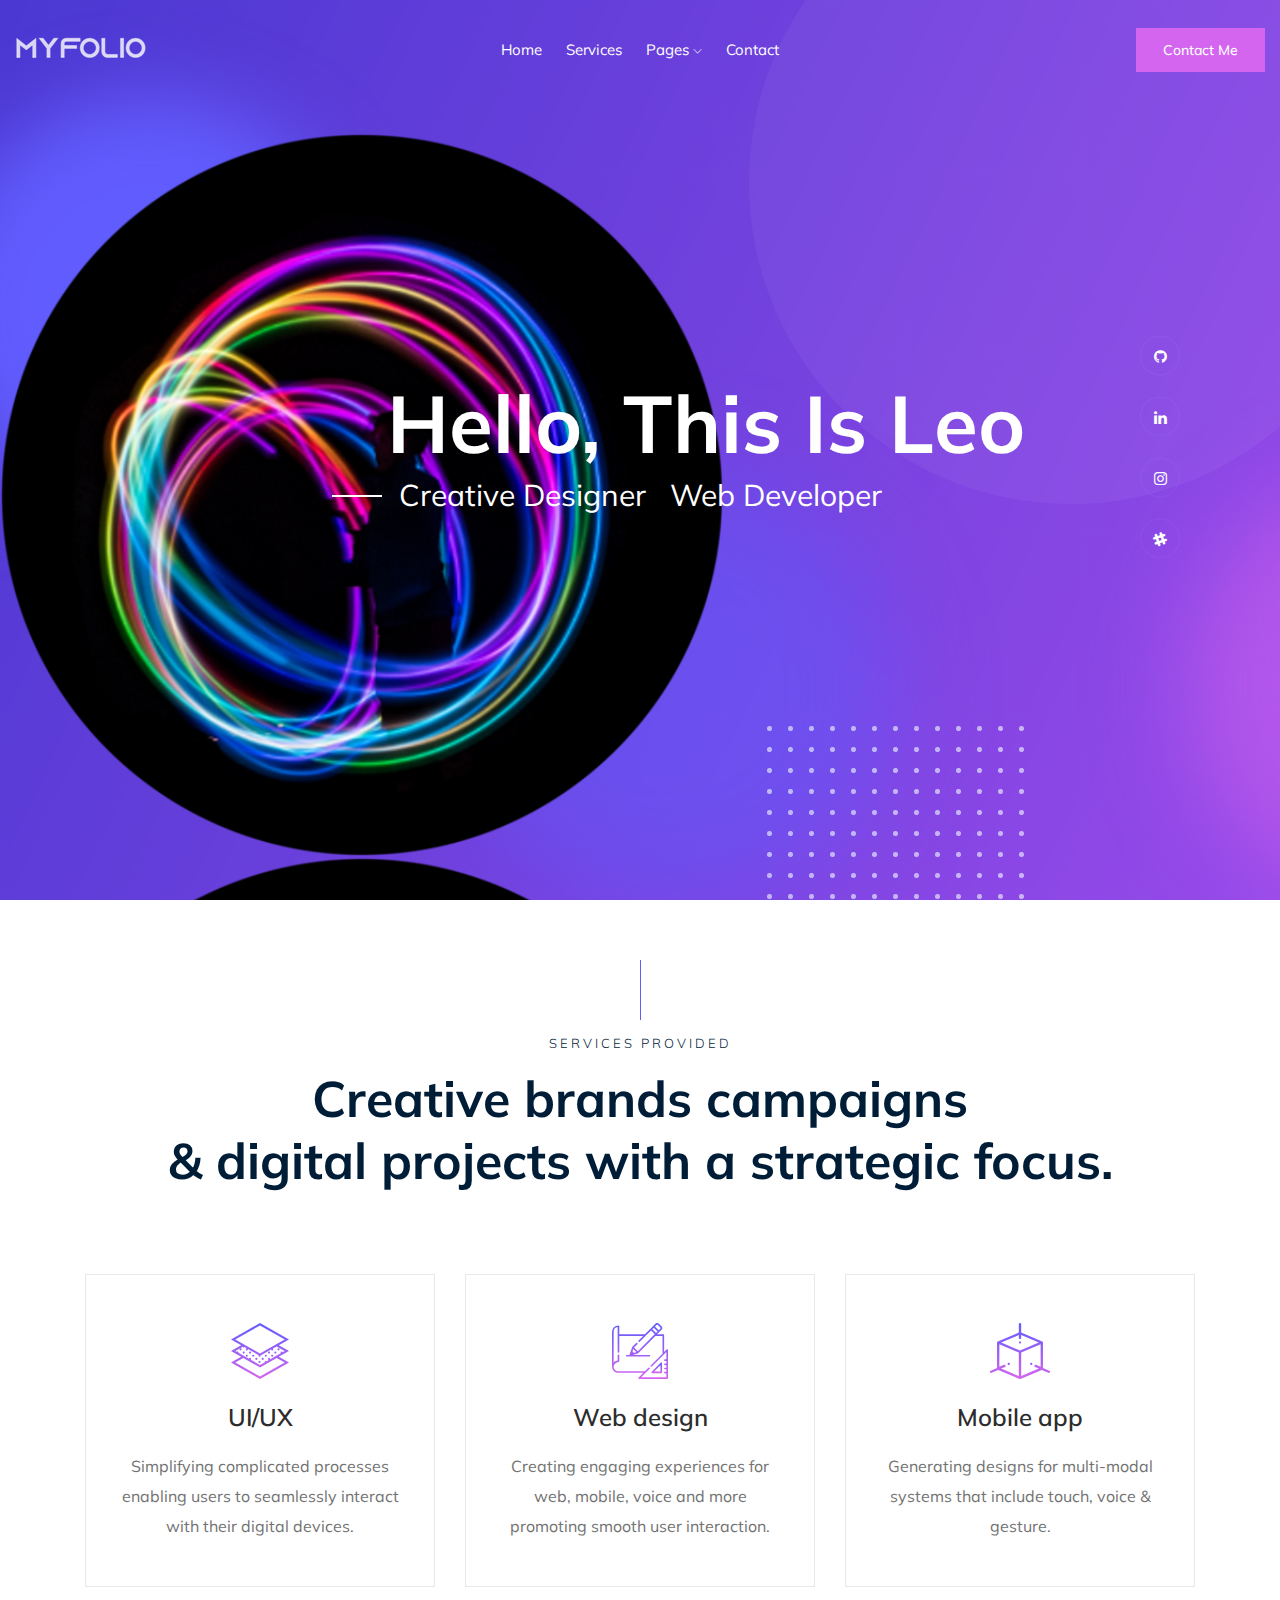
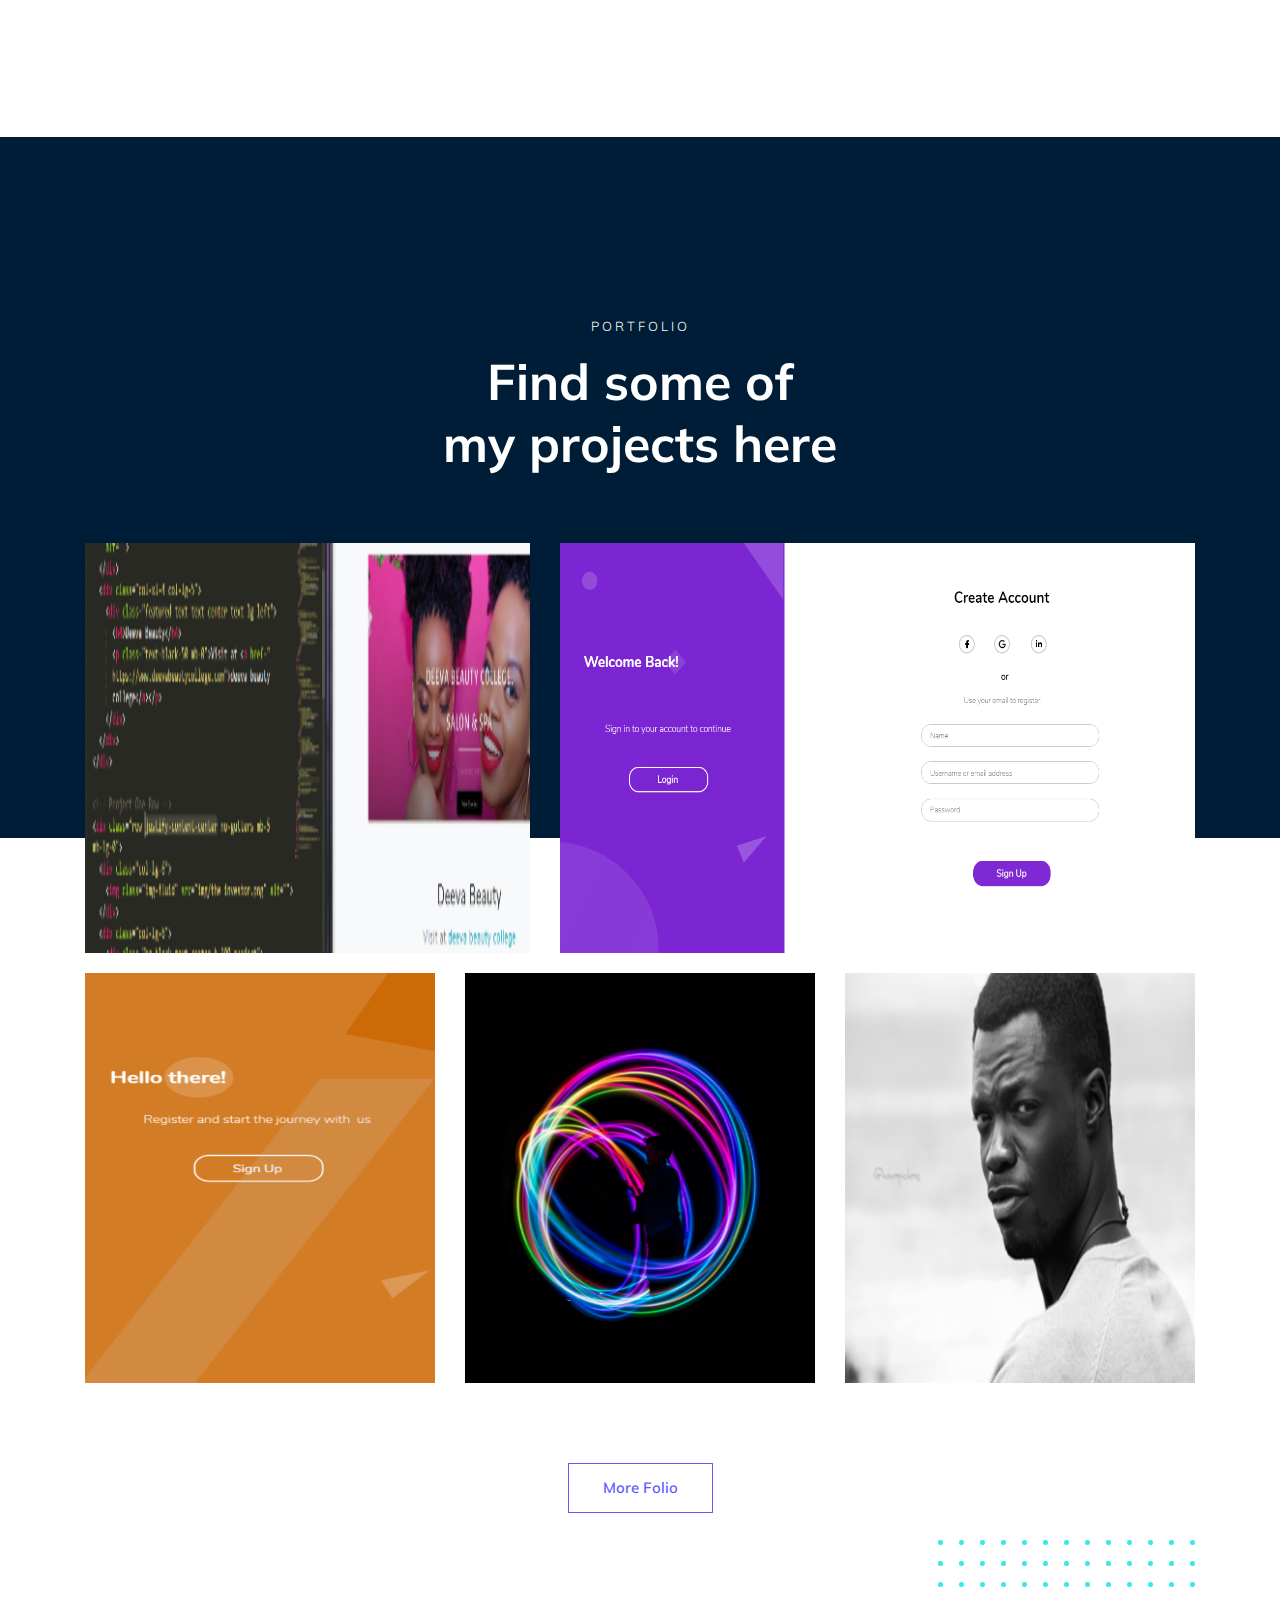
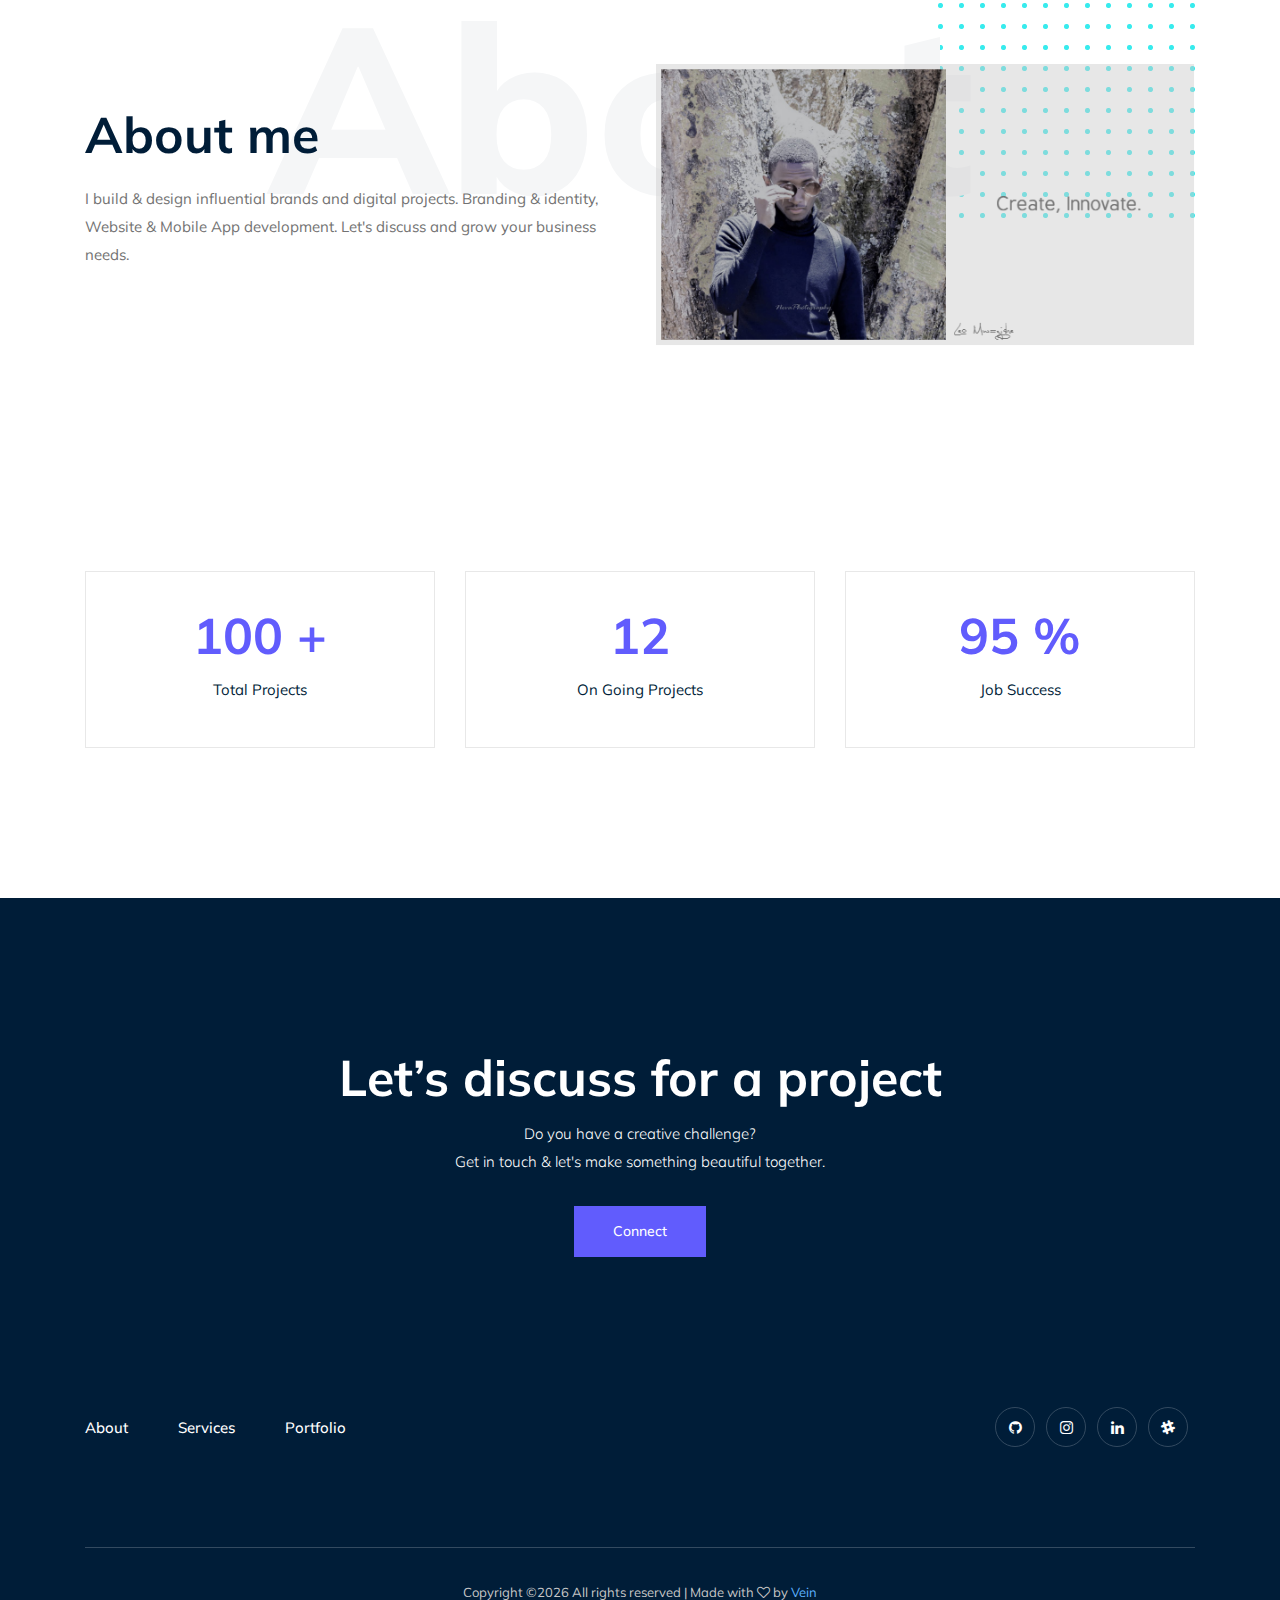
<file: index.html>
<!doctype html>
<html class="no-js" lang="zxx">

<head>
    <meta charset="utf-8">
    <meta http-equiv="x-ua-compatible" content="ie=edge">
    <title>Myfolio</title>
    <meta name="description" content="">
    <meta name="viewport" content="width=device-width, initial-scale=1">

    <!-- <link rel="manifest" href="site.webmanifest"> -->
    <!-- Place favicon.ico in the root directory -->

    <!-- CSS here -->
    <link rel="stylesheet" href="css/bootstrap.min.css">
    <link rel="stylesheet" href="css/owl.carousel.min.css">
    <link rel="stylesheet" href="css/magnific-popup.css">
    <link rel="stylesheet" href="css/font-awesome.min.css">
    <link rel="stylesheet" href="css/themify-icons.css">
    <link rel="stylesheet" href="css/nice-select.css">
    <link rel="stylesheet" href="css/flaticon.css">
    <link rel="stylesheet" href="css/gijgo.css">
    <link rel="stylesheet" href="css/animate.min.css">
    <link rel="stylesheet" href="css/slick.css">
    <link rel="stylesheet" href="css/slicknav.css">
    <link rel="stylesheet" href="css/style.css">
    <!-- <link rel="stylesheet" href="css/responsive.css"> -->
</head>

<body>
    <!--[if lte IE 9]>
            <p class="browserupgrade">You are using an <strong>outdated</strong> browser. Please <a href="https://browsehappy.com/">upgrade your browser</a> to improve your experience and security.</p>
        <![endif]-->

    <!-- header-start -->
    <header>
        <div class="header-area ">
            <div id="sticky-header" class="main-header-area">
                <div class="container-fluid">
                    <div class="row align-items-center">
                        <div class="col-xl-3 col-lg-2">
                            <div class="logo">
                                <a href="index.html">
                                    <img src="img/logo.png" alt="">
                                </a>
                            </div>
                        </div>
                        <div class="col-xl-6 col-lg-7">
                            <div class="main-menu  d-none d-lg-block">
                                <nav>
                                    <ul id="navigation">
                                        <li><a class="active" href="index.html">home</a></li>
                                        <li><a href="services.html">Services</a></li>                                       
                                        <li><a href="#">pages <i class="ti-angle-down"></i></a>
                                            <ul class="submenu">
                                                 <li><a href="portfolio.html">Portfolio</a></li>                                    
                                            </ul>
                                        </li>
                                        <li><a href="https://lnyambu.github.io/myfolio/contact.html">Contact</a></li>
                                    </ul>
                                </nav>
                            </div>
                        </div>
                        <div class="col-xl-3 col-lg-3 d-none d-lg-block">
                            <div class="Appointment">
                                <div class="book_btn d-none d-lg-block">
                                    <a  href="https://lnyambu.github.io/myfolio/contact.html">Contact Me</a>
                                </div>
                            </div>
                        </div>
                        <div class="col-12">
                            <div class="mobile_menu d-block d-lg-none"></div>
                        </div>
                    </div>

                </div>
            </div>
        </div>
    </header>
    <!-- header-end -->

    <!-- slider_area_start -->
    <div class="slider_area">
        <div class="single_slider  d-flex align-items-center slider_bg_1">
            <div class="shap_pattern d-none d-lg-block">
                <img src="img/about/grid.png" alt="">
            </div>
            <div class="social_links">
                <ul>
                    <li><a href="https://github.com/LNyambu"> <i class="fa fa-github"></i> </a></li>
                    <li><a href="https://www.linkedin.com/in/leonyambu"> <i class="fa fa-linkedin"></i> </a></li>
                    <li><a href="https://www.instagram.com/leomzuka/"> <i class="fa fa-instagram"></i> </a></li>
                    <li><a href="https://vein-tech.slack.com"> <i class="fa fa-slack"></i> </a></li>
                </ul>
            </div>
            <div class="container">
                <div class="row align-items-center">
                    <div class="col-xl-12">
                        <div class="slider_text text-center">
                            <h3>
                                &nbsp; &nbsp; &nbsp; Hello, This is Leo
                            </h3>
                            <span>Creative Designer &nbsp;  Web Developer</span>
                        </div>
                    </div>
                </div>
            </div>
        </div>
    </div>
    <!-- slider_area_end -->

    <!-- service_area  -->
    <div class="service_area">
        <div class="container">
            <div class="row">
                <div class="col-xl-12">
                    <div class="section_title text-center mb-65">
                        <span>Services Provided</span>
                        <h3> Creative brands campaigns  <br>
                                & digital projects with a strategic focus.</h3>
                    </div>
                </div>
            </div>
            <div class="row">
                <div class="col-xl-4 col-md-4">
                    <div class="single_service text-center">
                        <div class="icon">
                            <img src="img/svg_icon/1.svg" alt="">
                        </div>
                        <h3>UI/UX</h3>
                        <p>Simplifying complicated processes enabling users to seamlessly interact with their digital devices.</p>
                    </div>
                </div>
                <div class="col-xl-4 col-md-4">
                    <div class="single_service text-center">
                        <div class="icon">
                            <img src="img/svg_icon/2.svg" alt="">
                        </div>
                        <h3>Web design</h3>
                        <p>Creating engaging experiences for web, mobile, voice and more promoting smooth user interaction.</p>
                    </div>
                </div>
                <div class="col-xl-4 col-md-4">
                    <div class="single_service text-center">
                        <div class="icon">
                            <img src="img/svg_icon/3.svg" alt="">
                        </div>
                        <h3>Mobile app</h3>
                        <p>Generating designs for multi-modal systems that include touch, voice & gesture.</p>
                    </div>
                </div>
            </div>
        </div>
    </div>
    <!--/ service_area  -->

    <!-- portfolio_area -->
    <div class="portfolio_area portfolio_bg_1">
        <div class="container">
            <div class="row">
                <div class="col-xl-12">
                    <div class="section_title white_text text-center">
                        <span>Portfolio</span>
                        <h3>Find some of <br>
                                my projects here</h3>
                    </div>
                </div>
            </div>
        </div>
    </div>
    <!--/ portfolio_area -->

    <!-- portfolio_image_area  -->
    <div class="portfolio_image_area">
        <div class="container">
            <div class="row">
                <div class="col-xl-5 col-md-5">
                    <div class="single_Portfolio">
                        <div class="portfolio_thumb">
                            <img src="img/portfolio/1.png" alt="">
                        </div>
                        <a href="img/portfolio/1.jpg" class="popup popup-image"></a>
                        <div class="portfolio_hover">
                            <div class="title">
                                    <h3>Web Development</h3>
                            </div>
                        </div>
                    </div>
                </div>
                <div class="col-xl-7 col-md-7">
                    <div class="single_Portfolio">
                        <div class="portfolio_thumb">
                            <img src="img/portfolio/2.png" alt="">
                        </div>
                        <a href="img/portfolio/2.png" class="popup popup-image"></a>
                        <div class="portfolio_hover">
                            <div class="title">
                                    <h3>Web Design</h3>
                            </div>
                        </div>
                    </div>
                </div>
                <div class="col-xl-4 col-md-6 col-lg-4">
                    <div class="single_Portfolio">
                        <div class="portfolio_thumb">
                            <img src="img/portfolio/3.png" alt="">
                        </div>
                        <a href="img/portfolio/3.png" class="popup popup-image"></a>
                        <div class="portfolio_hover">
                            <div class="title">
                                    <h3>Mobile UI Design</h3>
                            </div>
                        </div>
                    </div>
                </div>
                <div class="col-xl-4 col-md-6 col-lg-4">
                    <div class="single_Portfolio">
                        <div class="portfolio_thumb">
                            <img src="img/portfolio/4.png" alt="">
                        </div>
                        <a href="img/portfolio/4.png" class="popup popup-image"></a>
                        <div class="portfolio_hover">
                            <div class="title">
                                    <h3>Elements</h3>
                            </div>
                        </div>
                    </div>
                </div>
                <div class="col-xl-4 col-md-12 col-lg-4">
                    <div class="single_Portfolio">
                        <div class="portfolio_thumb">
                            <img src="img/portfolio/5.png" alt="">
                        </div>
                        <a href="img/portfolio/5.jpg" class="popup popup-image"></a>
                        <div class="portfolio_hover">
                            <div class="title">
                                    <h3>Photography</h3>
                            </div>
                        </div>
                    </div>
                </div>
            </div>
            <div class="row">
                <div class="col-xl-12">
                    <div class="more_portfolio text-center">
                        <a class="line_btn" href="portfolio.html">More Folio</a>
                    </div>
                </div>
            </div>
        </div>
    </div>
    <!--/ portfolio_image_area  -->

    <!-- about_me  -->
    <div class="about_me">
        <div class="about_large_title d-none d-lg-block">
                About
        </div>
        <div class="container">
            <div class="row align-items-center">
                <div class="col-xl-6 col-md-6">
                    <div class="about_e_details">
                        <h3>About me</h3>
                        <p>I build & design influential brands and digital projects. Branding & identity, Website & Mobile App development. Let's discuss and grow your business needs. </p>                        
                    </div>
                </div>
                <div class="col-xl-6 col-md-6">
                    <div class="about_img">
                        <div class="color_pattern d-none d-lg-block">
                            <img src="img/about/color_grid.png" alt="">
                        </div>
                        <div class="my_Pic">
                                <img src="img/about/about.png" alt="">
                        </div>
                    </div>
                </div>
            </div>
        </div>
    </div>
    <!--/ about_me  -->

    <div class="counter_area">
        <div class="container">
            <div class="row">
                <div class="col-xl-4 col-md-4">
                    <div class="single_counter text-center">
                        <h3>
                            <span class="counter" >100 </span><span>+</span>
                        </h3>
                        <p>Total Projects</p>
                    </div>
                </div>
                <div class="col-xl-4 col-md-4">
                    <div class="single_counter text-center">
                        <h3>
                            <span class="counter">12 </span>
                        </h3>
                        <p>On Going Projects</p>
                    </div>
                </div>
                <div class="col-xl-4 col-md-4">
                    <div class="single_counter text-center">
                        <h3>
                            <span class="counter" >95 </span> <span>%</span>
                        </h3>
                        <p>Job Success</p>
                    </div>
                </div>
            </div>
        </div>
    </div>
        
    <div class="discuss_projects">
        <div class="container">
            <div class="row">
                <div class="col-xl-12">
                    <div class="project_text text-center">
                        <h3>Let’s discuss for a project</h3>
                        <p> Do you have a creative challenge? <br> Get in touch & let's make something beautiful together.</p>
                        <a class="boxed-btn3" href="https://lnyambu.github.io/myfolio/contact.html">Connect</a>
                    </div>
                </div>
            </div>
        </div>
    </div>

    <!-- footer start -->
    <footer class="footer">
        <div class="footer_top">
            <div class="container">
                <div class="row align-items-center">
                    <div class="col-xl-6 col-md-6">
                        <div class="menu_links">
                            <ul>
                                <li><a href="#">About</a></li>
                                <li><a href="https://lnyambu.github.io/myfolio/services.html">Services</a></li>
                                <li><a href="https://lnyambu.github.io/myfolio/portfolio.html">Portfolio</a></li>
                            </ul>
                        </div>
                    </div>
                    <div class="col-xl-6 col-md-6">
                        <div class="socail_links">
                            <ul>
                                <li><a href="https://github.com/LNyambu"> <i class="fa fa-github"></i> </a></li>
                                <li><a href="https://www.instagram.com/leomzuka/"> <i class="fa fa-instagram"></i> </a></li>
                                <li><a href="www.linkedin.com/in/leonyambu"> <i class="fa fa-linkedin"></i> </a></li>
                                <li><a href="https://vein-tech.slack.com"> <i class="fa fa-slack"></i> </a></li>
                            </ul>
                        </div>
                    </div>
                </div>
            </div>
        </div>
        <div class="copy-right_text">
            <div class="container">
                <div class="footer_border"></div>
                <div class="row">
                    <div class="col-xl-12">
                        <p class="copy_right text-center">
                            <!-- Link back to VT can't be removed. Template is licensed under CC BY 3.0. -->
Copyright &copy;<script>document.write(new Date().getFullYear());</script> All rights reserved | Made with <i class="fa fa-heart-o" aria-hidden="true"></i> by <a href="https://veintech.co.ke" target="_blank">Vein</a>
<!-- Link back to VT can't be removed. Template is licensed under CC BY 3.0. -->
                        </p>
                    </div>
                </div>
            </div>
        </div>
    </footer>
    <!--/ footer end  -->

    <!-- JS here -->
    <script src="js/vendor/modernizr-3.5.0.min.js"></script>
    <script src="js/vendor/jquery-1.12.4.min.js"></script>
    <script src="js/popper.min.js"></script>
    <script src="js/bootstrap.min.js"></script>
    <script src="js/owl.carousel.min.js"></script>
    <script src="js/isotope.pkgd.min.js"></script>
    <script src="js/ajax-form.js"></script>
    <script src="js/waypoints.min.js"></script>
    <script src="js/jquery.counterup.min.js"></script>
    <script src="js/imagesloaded.pkgd.min.js"></script>
    <script src="js/scrollIt.js"></script>
    <script src="js/jquery.scrollUp.min.js"></script>
    <script src="js/wow.min.js"></script>
    <script src="js/nice-select.min.js"></script>
    <script src="js/jquery.slicknav.min.js"></script>
    <script src="js/jquery.magnific-popup.min.js"></script>
    <script src="js/plugins.js"></script>
    <script src="js/gijgo.min.js"></script>

    <!--contact js-->
    <script src="js/contact.js"></script>
    <script src="js/jquery.ajaxchimp.min.js"></script>
    <script src="js/jquery.form.js"></script>
    <script src="js/jquery.validate.min.js"></script>
    <script src="js/mail-script.js"></script>

    <script src="js/main.js"></script>
</body>

</html>
</file>
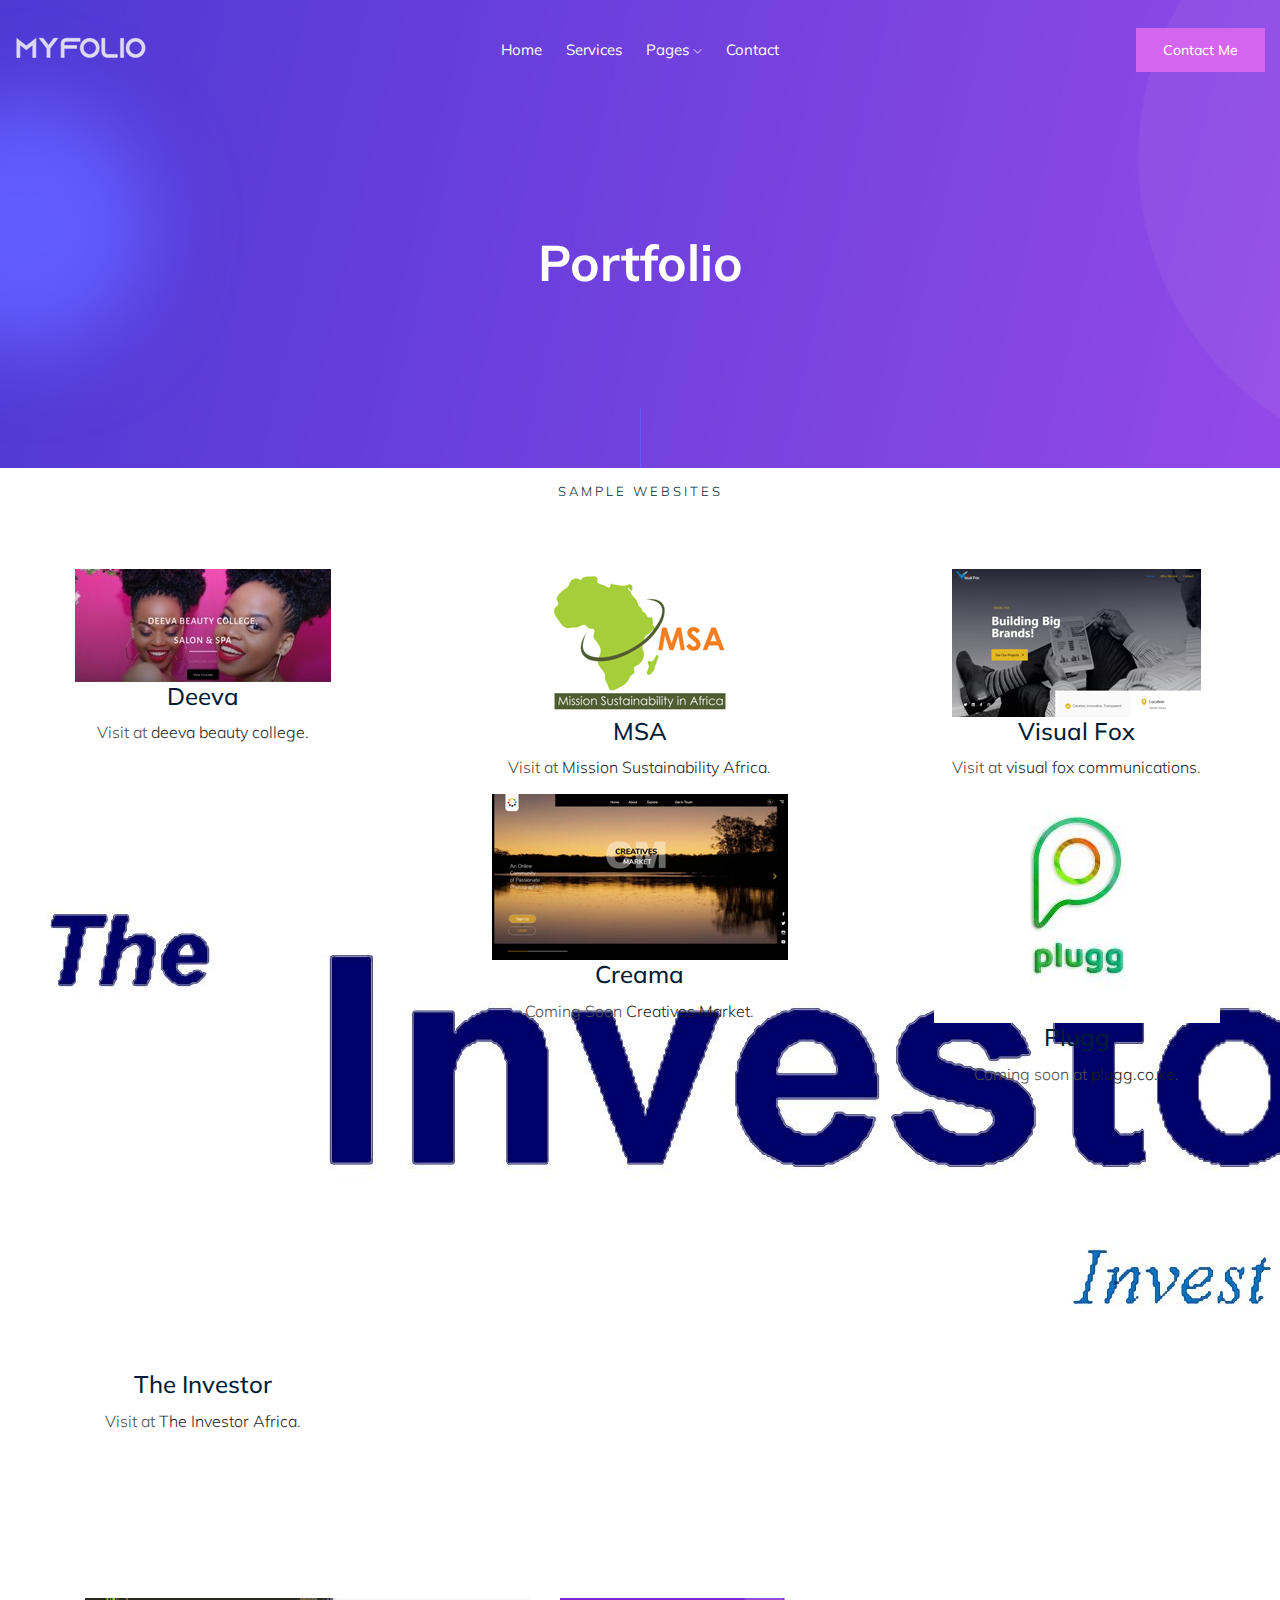
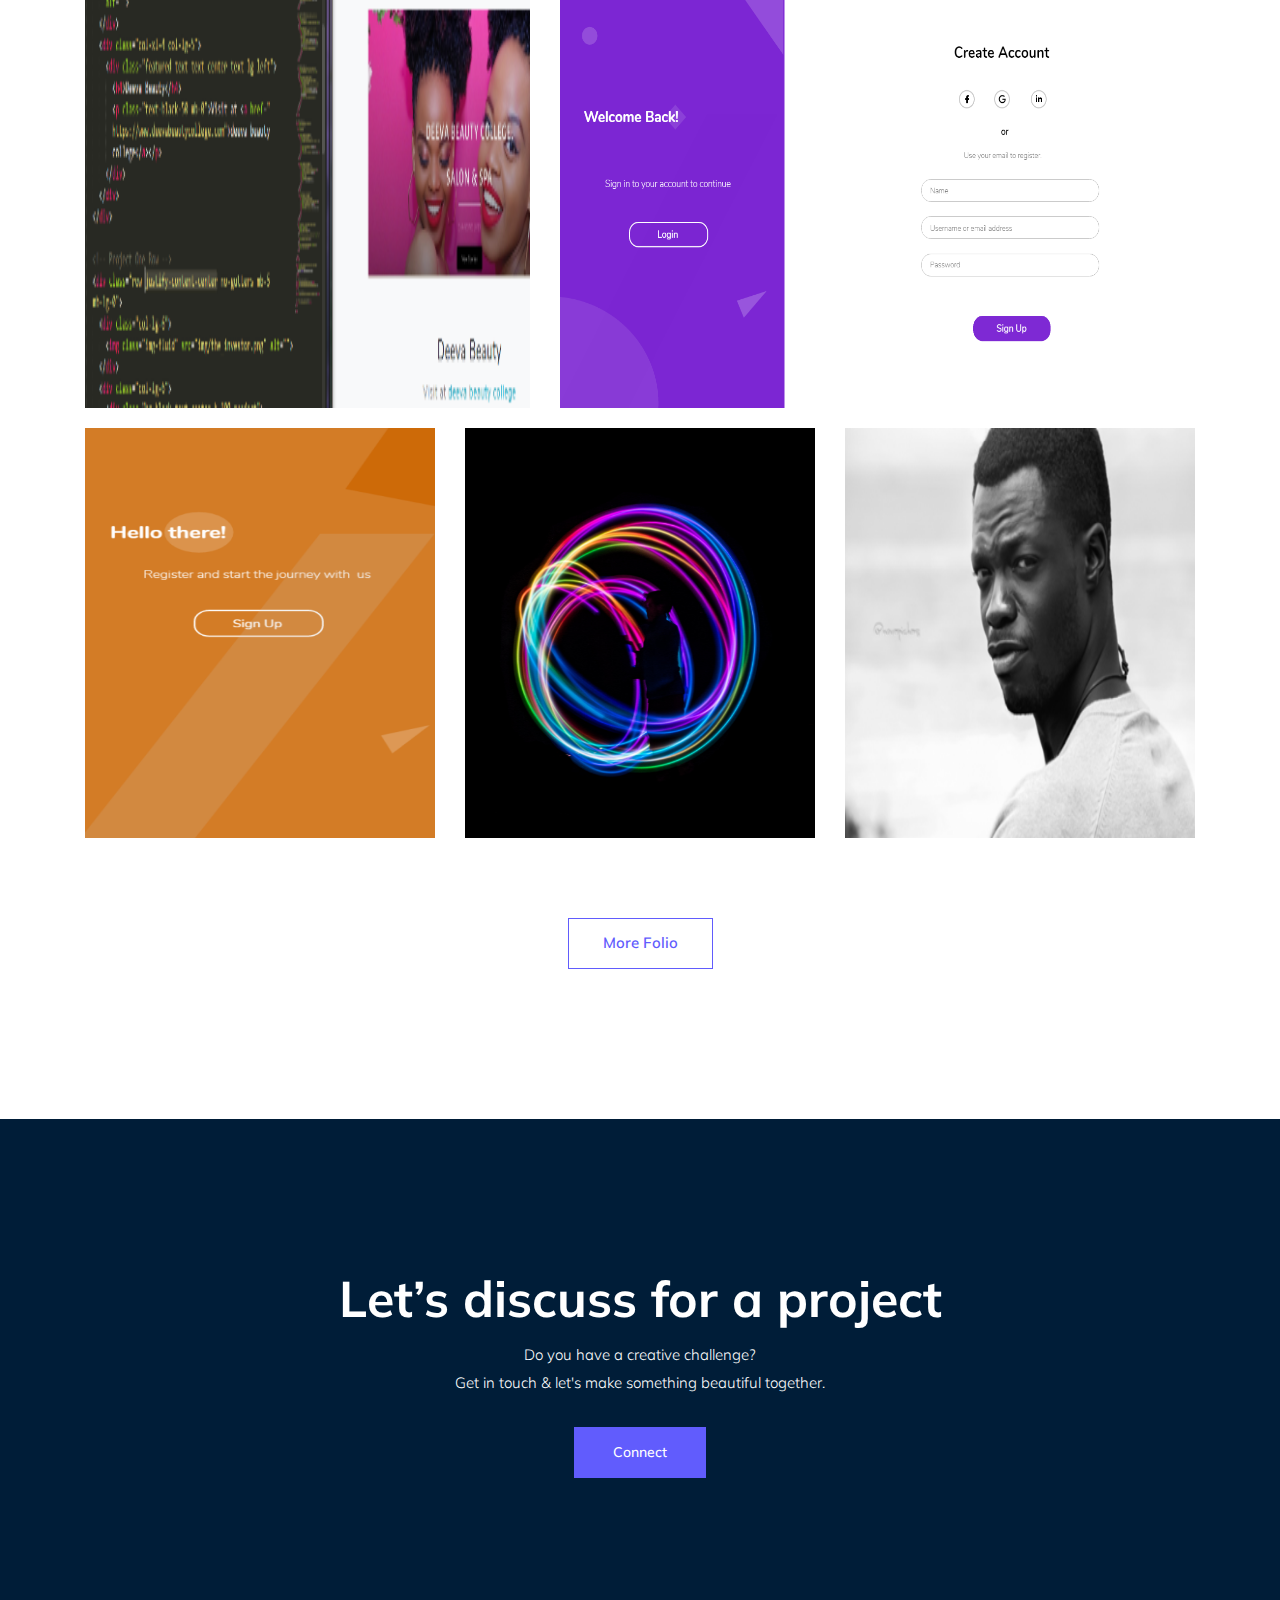
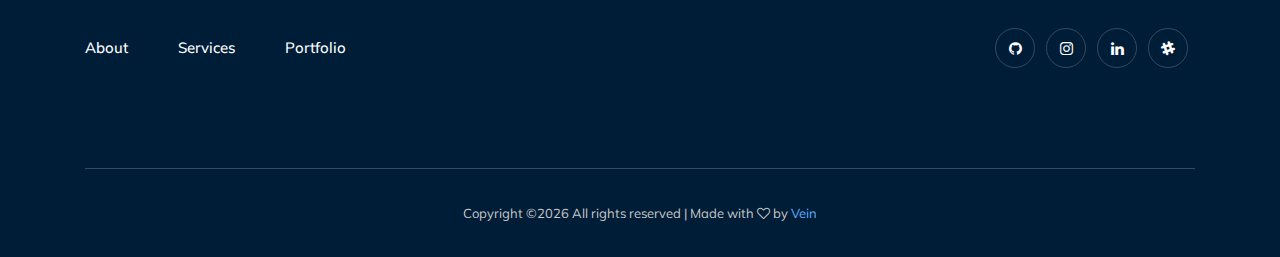
<file: portfolio.html>
<!doctype html>
<html class="no-js" lang="zxx">

<head>
    <meta charset="utf-8">
    <meta http-equiv="x-ua-compatible" content="ie=edge">
    <title>Myfolio</title>
    <meta name="description" content="">
    <meta name="viewport" content="width=device-width, initial-scale=1">

    <!-- <link rel="manifest" href="site.webmanifest"> -->
    <!-- Place favicon.ico in the root directory -->

    <!-- CSS here -->
    <link rel="stylesheet" href="css/bootstrap.min.css">
    <link rel="stylesheet" href="css/owl.carousel.min.css">
    <link rel="stylesheet" href="css/magnific-popup.css">
    <link rel="stylesheet" href="css/font-awesome.min.css">
    <link rel="stylesheet" href="css/themify-icons.css">
    <link rel="stylesheet" href="css/nice-select.css">
    <link rel="stylesheet" href="css/flaticon.css">
    <link rel="stylesheet" href="css/gijgo.css">
    <link rel="stylesheet" href="css/animate.min.css">
    <link rel="stylesheet" href="css/slick.css">
    <link rel="stylesheet" href="css/slicknav.css">
    <link rel="stylesheet" href="css/style.css">
    <!-- <link rel="stylesheet" href="css/responsive.css"> -->
</head>

<body>
    <!--[if lte IE 9]>
            <p class="browserupgrade">You are using an <strong>outdated</strong> browser. Please <a href="https://browsehappy.com/">upgrade your browser</a> to improve your experience and security.</p>
        <![endif]-->

    <!-- header-start -->
    <header>
        <div class="header-area ">
            <div id="sticky-header" class="main-header-area">
                <div class="container-fluid">
                    <div class="row align-items-center">
                        <div class="col-xl-3 col-lg-2">
                            <div class="logo">
                                <a href="index.html">
                                    <img src="img/logo.png" alt="">
                                </a>
                            </div>
                        </div>
                        <div class="col-xl-6 col-lg-7">
                            <div class="main-menu  d-none d-lg-block">
                                <nav>
                                    <ul id="navigation">
                                        <li><a class="active" href="index.html">home</a></li>                                       
                                        <li><a href="services.html">Services</a></li>                                        
                                        <li><a href="#">pages <i class="ti-angle-down"></i></a>
                                            <ul class="submenu">
                                                <li><a href="portfolio.html">Portfolio</a></li>                                    
                                            </ul>
                                        </li>
                                        <li><a href="contact.html">Contact</a></li>
                                    </ul>
                                </nav>
                            </div>
                        </div>
                        <div class="col-xl-3 col-lg-3 d-none d-lg-block">
                            <div class="Appointment">
                                <div class="book_btn d-none d-lg-block">
                                    <a  href="contact.html">Contact Me</a>
                                </div>
                            </div>
                        </div>
                        <div class="col-12">
                            <div class="mobile_menu d-block d-lg-none"></div>
                        </div>
                    </div>

                </div>
            </div>
        </div>
    </header>
    <!-- header-end -->

    <!-- bradcam_area  -->   
    <div class="bradcam_area bradcam_bg_1">
        <div class="container">
            <div class="row">
                <div class="col-xl-12">
                    <div class="bradcam_text text-center">
                        <h3>Portfolio</h3>
                    </div>
                </div>
            </div>
        </div>
    </div>
    <div class="row">
        <div class="col-xl-12">
            <div class="section_title text-center mb-65">
                <span>Sample Websites</span>                       
            </div>
         </div>
    </div>
    <div class="row">
        <div class="col-xl-4 col-md-4">
            <div class="single_service text-center">
                <div class="icon">
                    <img src="img/svg_icon/deeva.jpg" alt="">
                </div>
                <h3>Deeva</h3>
                <p>Visit at <a href="https://www.deevabeautycollege.com">deeva beauty college</a>.</p>
            </div>
        </div>
        <div class="col-xl-4 col-md-4">
            <div class="single_service text-center">
                <div class="icon">
                    <img src="img/svg_icon/msa.png" alt="">
                </div>
                <h3>MSA</h3>
                <p>Visit at <a href="http://www.msa.or.ke">Mission Sustainability Africa</a>.</p>
            </div>
        </div>
        <div class="col-xl-4 col-md-4">
            <div class="single_service text-center">
                <div class="icon">
                    <img src="img/svg_icon/vf.png" alt="">
                </div>
                <h3>Visual Fox</h3>
                <p>Visit at <a href="http://www.visualfox.africa/">visual fox communications</a>.</p>
            </div>
        </div>
    </div>
    <div class="row">
        <div class="col-xl-4 col-md-4">
            <div class="single_service text-center">
                <div class="icon">
                    <img src="img/svg_icon/inv.jpg" alt="">
                </div>
                <h3>The Investor</h3>
                <p>Visit at <a href="https://www.theinvestorafrica.com">The Investor Africa</a>.</p>
            </div>
        </div>
        <div class="col-xl-4 col-md-4">
            <div class="single_service text-center">
                <div class="icon">
                    <img src="img/svg_icon/cm.png" alt="">
                </div>
                <h3>Creama</h3>
                <p>Coming Soon <a href="#">Creatives Market</a>.</p>
            </div>
        </div>
        <div class="col-xl-4 col-md-4">
            <div class="single_service text-center">
                <div class="icon">
                    <img src="img/svg_icon/plg.jpg" alt="">
                </div>
                <h3>Plugg</h3>
                <p>Coming soon at <a href="https://www.plugg.co.ke">plugg.co.ke</a>.</p>
            </div>
        </div>
    </div>
    <!-- portfolio_image_area  -->
    <div class="portfolio_image_area dec_margin">
        <div class="container">
            <div class="row">
                <div class="col-xl-5 col-md-5">
                    <div class="single_Portfolio">
                        <div class="portfolio_thumb">
                            <img src="img/portfolio/1.png" alt="">
                        </div>
                        <a href="img/portfolio/1.png" class="popup popup-image"></a>
                        <div class="portfolio_hover">
                            <div class="title">
                                    <h3>Product Design</h3>
                            </div>
                        </div>
                    </div>
                </div>
                <div class="col-xl-7 col-md-7">
                    <div class="single_Portfolio">
                        <div class="portfolio_thumb">
                            <img src="img/portfolio/2.png" alt="">
                        </div>
                        <a href="img/portfolio/2.png" class="popup popup-image"></a>
                        <div class="portfolio_hover">
                            <div class="title">
                                    <h3>Web Design</h3>
                            </div>
                        </div>
                    </div>
                </div>
                <div class="col-xl-4 col-md-6 col-lg-4">
                    <div class="single_Portfolio">
                        <div class="portfolio_thumb">
                            <img src="img/portfolio/3.png" alt="">
                        </div>
                        <a href="img/portfolio/3.png" class="popup popup-image"></a>
                        <div class="portfolio_hover">
                            <div class="title">
                                    <h3>Mobile UI Design</h3>
                            </div>
                        </div>
                    </div>
                </div>
                <div class="col-xl-4 col-md-6 col-lg-4">
                    <div class="single_Portfolio">
                        <div class="portfolio_thumb">
                            <img src="img/portfolio/4.png" alt="">
                        </div>
                        <a href="img/portfolio/4.png" class="popup popup-image"></a>
                        <div class="portfolio_hover">
                            <div class="title">
                                    <h3>Elements</h3>
                            </div>
                        </div>
                    </div>
                </div>
                <div class="col-xl-4 col-md-12 col-lg-4">
                    <div class="single_Portfolio">
                        <div class="portfolio_thumb">
                            <img src="img/portfolio/5.png" alt="">
                        </div>
                        <a href="img/portfolio/5.png" class="popup popup-image"></a>
                        <div class="portfolio_hover">
                            <div class="title">
                                    <h3>Photography</h3>
                            </div>
                        </div>
                    </div>
                </div>
            </div>
            <div class="row">
                <div class="col-xl-12">
                    <div class="more_portfolio text-center">
                        <a class="line_btn" href="#">More Folio</a>
                    </div>
                </div>
            </div>
        </div>
    </div>


    <!--/ portfolio_image_area  -->
        
    <div class="discuss_projects">
        <div class="container">
            <div class="row">
                <div class="col-xl-12">
                    <div class="project_text text-center">
                        <h3>Let’s discuss for a project</h3>
                        <p>Do you have a creative challenge? <br> Get in touch & let's make something beautiful together.</p>
                        <a class="boxed-btn3" href="#">Connect</a>
                    </div>
                </div>
            </div>
        </div>
    </div>

    <!-- footer start -->
    <footer class="footer">
        <div class="footer_top">
            <div class="container">
                <div class="row align-items-center">
                    <div class="col-xl-6 col-md-6">
                        <div class="menu_links">
                            <ul>
                                <li><a href="#">About</a></li>
                                <li><a href="#">Services</a></li>
                                <li><a href="#">Portfolio</a></li>
                            </ul>
                        </div>
                    </div>
                    <div class="col-xl-6 col-md-6">
                        <div class="socail_links">
                            <ul>
                                <li><a href="https://github.com/LNyambu"> <i class="fa fa-github"></i> </a></li>
                                <li><a href="https://www.instagram.com/leomzuka/"> <i class="fa fa-instagram"></i> </a></li>
                                <li><a href="www.linkedin.com/in/leonyambu"> <i class="fa fa-linkedin"></i> </a></li>
                                <li><a href="https://vein-tech.slack.com"> <i class="fa fa-slack"></i> </a></li>
                            </ul>
                        </div>
                    </div>
                </div>
            </div>
        </div>
        <div class="copy-right_text">
            <div class="container">
                <div class="footer_border"></div>
                <div class="row">
                    <div class="col-xl-12">
                        <p class="copy_right text-center">
                            <!-- Link back to VT can't be removed. Template is licensed under CC BY 3.0. -->
Copyright &copy;<script>document.write(new Date().getFullYear());</script> All rights reserved | Made with <i class="fa fa-heart-o" aria-hidden="true"></i> by <a href="https://veintech.co.ke" target="_blank">Vein</a>
<!-- Link back to VT can't be removed. Template is licensed under CC BY 3.0. -->
                        </p>
                    </div>
                </div>
            </div>
        </div>
    </footer>
    <!--/ footer end  -->

    <!-- JS here -->
    <script src="js/vendor/modernizr-3.5.0.min.js"></script>
    <script src="js/vendor/jquery-1.12.4.min.js"></script>
    <script src="js/popper.min.js"></script>
    <script src="js/bootstrap.min.js"></script>
    <script src="js/owl.carousel.min.js"></script>
    <script src="js/isotope.pkgd.min.js"></script>
    <script src="js/ajax-form.js"></script>
    <script src="js/waypoints.min.js"></script>
    <script src="js/jquery.counterup.min.js"></script>
    <script src="js/imagesloaded.pkgd.min.js"></script>
    <script src="js/scrollIt.js"></script>
    <script src="js/jquery.scrollUp.min.js"></script>
    <script src="js/wow.min.js"></script>
    <script src="js/nice-select.min.js"></script>
    <script src="js/jquery.slicknav.min.js"></script>
    <script src="js/jquery.magnific-popup.min.js"></script>
    <script src="js/plugins.js"></script>
    <script src="js/gijgo.min.js"></script>

    <!--contact js-->
    <script src="js/contact.js"></script>
    <script src="js/jquery.ajaxchimp.min.js"></script>
    <script src="js/jquery.form.js"></script>
    <script src="js/jquery.validate.min.js"></script>
    <script src="js/mail-script.js"></script>

    <script src="js/main.js"></script>
</body>

</html>
</file>
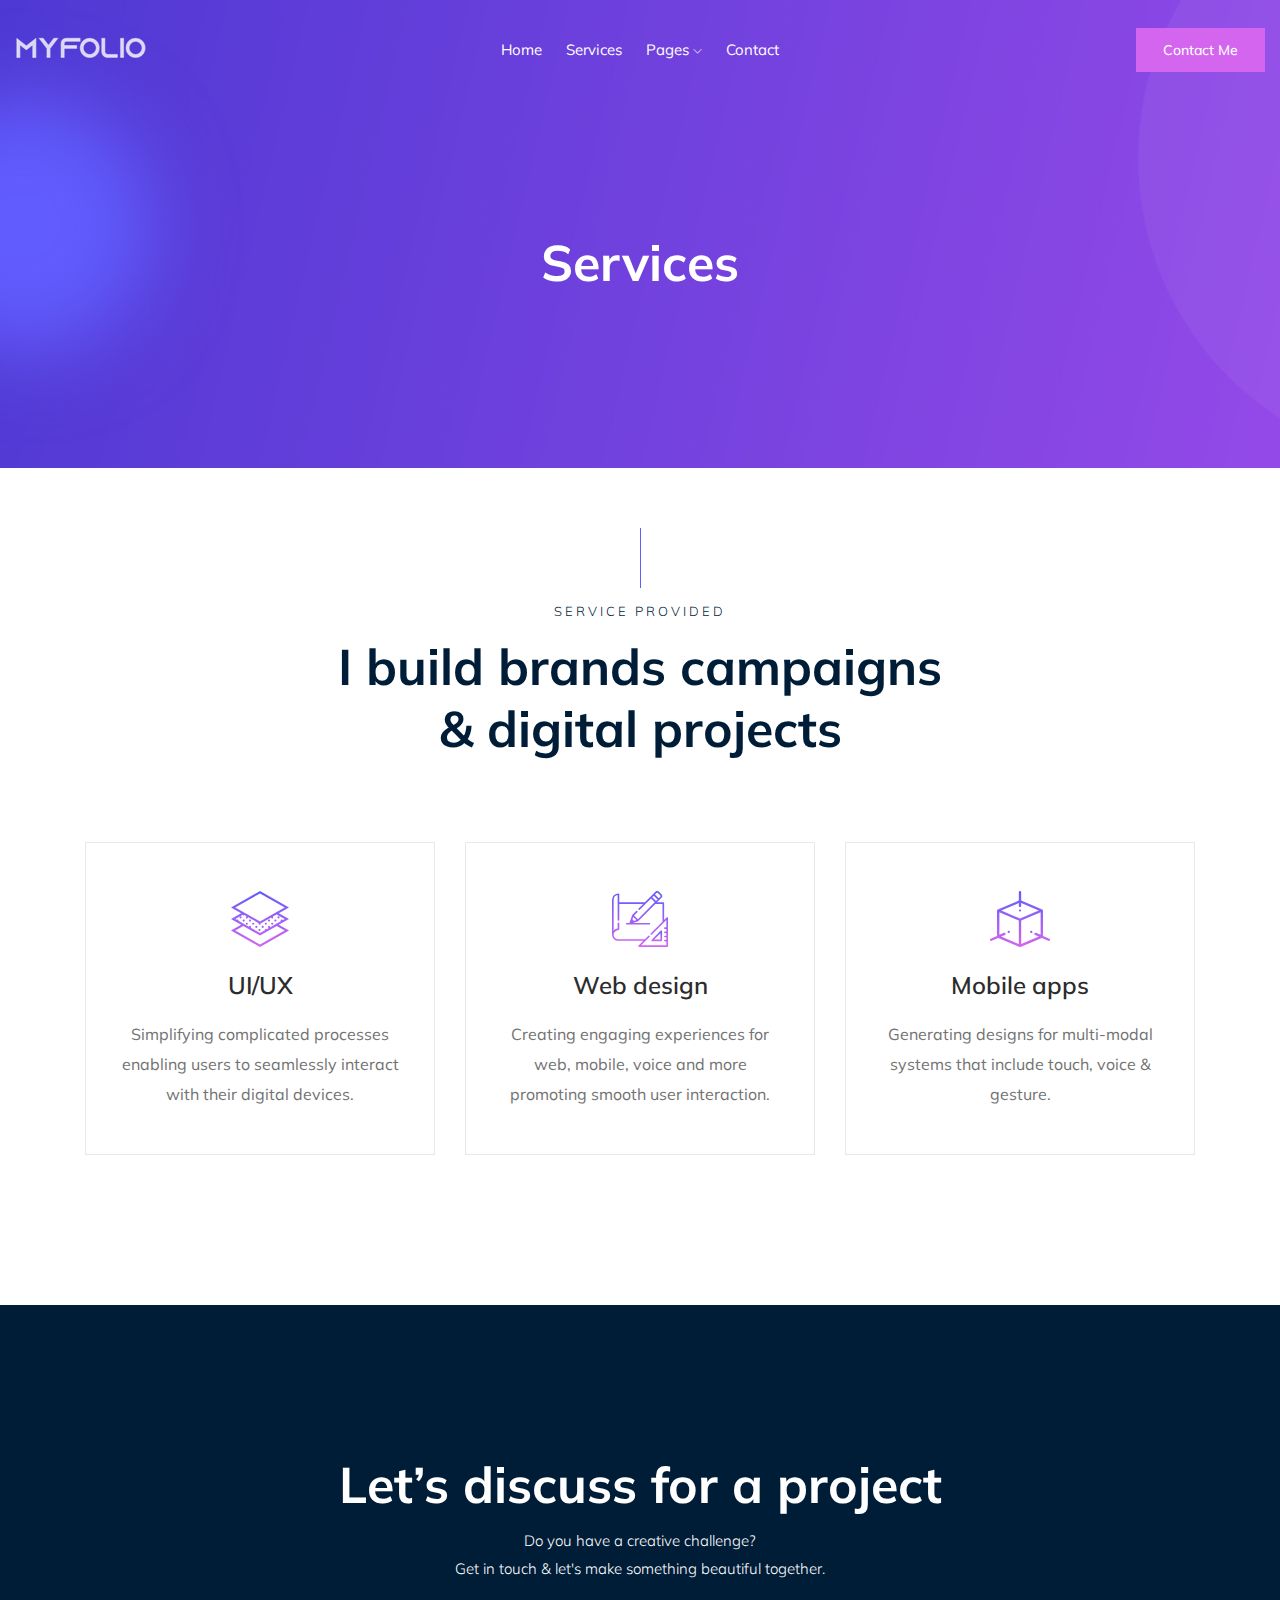
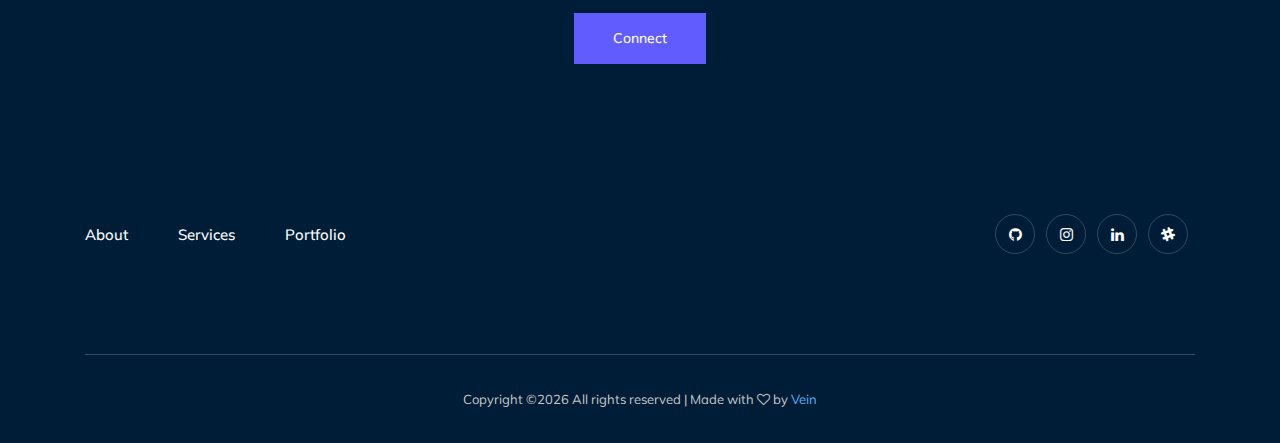
<file: services.html>
<!doctype html>
<html class="no-js" lang="zxx">

<head>
    <meta charset="utf-8">
    <meta http-equiv="x-ua-compatible" content="ie=edge">
    <title>Myfolio</title>
    <meta name="description" content="">
    <meta name="viewport" content="width=device-width, initial-scale=1">

    <!-- <link rel="manifest" href="site.webmanifest"> -->
    <!-- Place favicon.ico in the root directory -->

    <!-- CSS here -->
    <link rel="stylesheet" href="css/bootstrap.min.css">
    <link rel="stylesheet" href="css/owl.carousel.min.css">
    <link rel="stylesheet" href="css/magnific-popup.css">
    <link rel="stylesheet" href="css/font-awesome.min.css">
    <link rel="stylesheet" href="css/themify-icons.css">
    <link rel="stylesheet" href="css/nice-select.css">
    <link rel="stylesheet" href="css/flaticon.css">
    <link rel="stylesheet" href="css/gijgo.css">
    <link rel="stylesheet" href="css/animate.min.css">
    <link rel="stylesheet" href="css/slick.css">
    <link rel="stylesheet" href="css/slicknav.css">
    <link rel="stylesheet" href="css/style.css">
    <!-- <link rel="stylesheet" href="css/responsive.css"> -->
</head>

<body>
    <!--[if lte IE 9]>
            <p class="browserupgrade">You are using an <strong>outdated</strong> browser. Please <a href="https://browsehappy.com/">upgrade your browser</a> to improve your experience and security.</p>
        <![endif]-->

    <!-- header-start -->
    <header>
        <div class="header-area ">
            <div id="sticky-header" class="main-header-area">
                <div class="container-fluid">
                    <div class="row align-items-center">
                        <div class="col-xl-3 col-lg-2">
                            <div class="logo">
                                <a href="index.html">
                                    <img src="img/logo.png" alt="">
                                </a>
                            </div>
                        </div>
                        <div class="col-xl-6 col-lg-7">
                            <div class="main-menu  d-none d-lg-block">
                                <nav>
                                    <ul id="navigation">
                                        <li><a class="active" href="index.html">home</a></li>                                       
                                        <li><a href="services.html">Services</a></li>                                        
                                        <li><a href="#">pages <i class="ti-angle-down"></i></a>
                                            <ul class="submenu">
                                                <li><a href="portfolio.html">Portfolio</a></li>                                    
                                            </ul>
                                        </li>
                                        <li><a href="contact.html">Contact</a></li>
                                    </ul>
                                </nav>
                            </div>
                        </div>
                        <div class="col-xl-3 col-lg-3 d-none d-lg-block">
                            <div class="Appointment">
                                <div class="book_btn d-none d-lg-block">
                                    <a  href="contact.html">Contact Me</a>
                                </div>
                            </div>
                        </div>
                        <div class="col-12">
                            <div class="mobile_menu d-block d-lg-none"></div>
                        </div>
                    </div>

                </div>
            </div>
        </div>
    </header>
    <!-- header-end -->

    <!-- bradcam_area  -->
    <div class="bradcam_area bradcam_bg_1">
        <div class="container">
            <div class="row">
                <div class="col-xl-12">
                    <div class="bradcam_text text-center">
                        <h3>Services</h3>
                    </div>
                </div>
            </div>
        </div>
    </div>
    <!-- /bradcam_area  -->
    <!-- service_area  -->
    <div class="service_area">
        <div class="container">
            <div class="row">
                <div class="col-xl-12">
                    <div class="section_title text-center mb-65">
                        <span>Service Provided</span>
                        <h3>I build brands campaigns  <br>
                                & digital projects</h3>
                    </div>
                </div>
            </div>
            <div class="row">
                <div class="col-xl-4 col-md-4">
                    <div class="single_service text-center">
                        <div class="icon">
                            <img src="img/svg_icon/1.svg" alt="">
                        </div>
                        <h3>UI/UX</h3>
                        <p>Simplifying complicated processes enabling users to seamlessly interact with their digital devices.</p>
                    </div>
                </div>
                <div class="col-xl-4 col-md-4">
                    <div class="single_service text-center">
                        <div class="icon">
                            <img src="img/svg_icon/2.svg" alt="">
                        </div>
                        <h3>Web design</h3>
                        <p>Creating engaging experiences for web, mobile, voice and more promoting smooth user interaction.</p>
                    </div>
                </div>
                <div class="col-xl-4 col-md-4">
                    <div class="single_service text-center">
                        <div class="icon">
                            <img src="img/svg_icon/3.svg" alt="">
                        </div>
                        <h3>Mobile apps</h3>
                        <p>Generating designs for multi-modal systems that include touch, voice & gesture.</p>
                    </div>
                </div>
            </div>
        </div>
    </div>
    <!--/ service_area  -->

    <div class="discuss_projects">
        <div class="container">
            <div class="row">
                <div class="col-xl-12">
                    <div class="project_text text-center">
                        <h3>Let’s discuss for a project</h3>
                        <p>Do you have a creative challenge? <br> Get in touch & let's make something beautiful together.</p>
                        <a class="boxed-btn3" href="#">Connect</a>
                    </div>
                </div>
            </div>
        </div>
    </div>

    <!-- footer start -->
    <footer class="footer">
        <div class="footer_top">
            <div class="container">
                <div class="row align-items-center">
                    <div class="col-xl-6 col-md-6">
                        <div class="menu_links">
                            <ul>
                                <li><a href="#">About</a></li>
                                <li><a href="#">Services</a></li>
                                <li><a href="#">Portfolio</a></li>
                            </ul>
                        </div>
                    </div>
                    <div class="col-xl-6 col-md-6">
                        <div class="socail_links">
                            <ul>
                                <li><a href="https://github.com/LNyambu"> <i class="fa fa-github"></i> </a></li>
                                <li><a href="https://www.instagram.com/leomzuka/"> <i class="fa fa-instagram"></i> </a></li>
                                <li><a href="https://www.linkedin.com/in/leonyambu"> <i class="fa fa-linkedin"></i> </a></li>
                                <li><a href="https://vein-tech.slack.com"> <i class="fa fa-slack"></i> </a></li>
                            </ul>
                        </div>
                    </div>
                </div>
            </div>
        </div>
        <div class="copy-right_text">
            <div class="container">
                <div class="footer_border"></div>
                <div class="row">
                    <div class="col-xl-12">
                        <p class="copy_right text-center">
                            <!-- Link back to VT can't be removed. Template is licensed under CC BY 3.0. -->
Copyright &copy;<script>document.write(new Date().getFullYear());</script> All rights reserved | Made with <i class="fa fa-heart-o" aria-hidden="true"></i> by <a href="https://veintech.co.ke" target="_blank">Vein</a>
<!-- Link back to VT can't be removed. Template is licensed under CC BY 3.0. -->
                        </p>
                    </div>
                </div>
            </div>
        </div>
    </footer>
    <!--/ footer end  -->

    <!-- JS here -->
    <script src="js/vendor/modernizr-3.5.0.min.js"></script>
    <script src="js/vendor/jquery-1.12.4.min.js"></script>
    <script src="js/popper.min.js"></script>
    <script src="js/bootstrap.min.js"></script>
    <script src="js/owl.carousel.min.js"></script>
    <script src="js/isotope.pkgd.min.js"></script>
    <script src="js/ajax-form.js"></script>
    <script src="js/waypoints.min.js"></script>
    <script src="js/jquery.counterup.min.js"></script>
    <script src="js/imagesloaded.pkgd.min.js"></script>
    <script src="js/scrollIt.js"></script>
    <script src="js/jquery.scrollUp.min.js"></script>
    <script src="js/wow.min.js"></script>
    <script src="js/nice-select.min.js"></script>
    <script src="js/jquery.slicknav.min.js"></script>
    <script src="js/jquery.magnific-popup.min.js"></script>
    <script src="js/plugins.js"></script>
    <script src="js/gijgo.min.js"></script>

    <!--contact js-->
    <script src="js/contact.js"></script>
    <script src="js/jquery.ajaxchimp.min.js"></script>
    <script src="js/jquery.form.js"></script>
    <script src="js/jquery.validate.min.js"></script>
    <script src="js/mail-script.js"></script>

    <script src="js/main.js"></script>
</body>

</html>
</file>
<file: css/themify-icons.css>
@font-face {
	font-family: 'themify';
	src:url('../fonts/themify.eot?-fvbane');
	src:url('../fonts/themify.eot?#iefix-fvbane') format('embedded-opentype'),
		url('../fonts/themify.woff?-fvbane') format('woff'),
		url('../fonts/themify.ttf?-fvbane') format('truetype'),
		url('../fonts/themify.svg?-fvbane#themify') format('svg');
	font-weight: normal;
	font-style: normal;
}

[class^="ti-"], [class*=" ti-"] {
	font-family: 'themify';
	/* speak: none; */
	font-style: normal;
	font-weight: normal;
	font-variant: normal;
	text-transform: none;
	line-height: 1;

	/* Better Font Rendering =========== */
	-webkit-font-smoothing: antialiased;
	-moz-osx-font-smoothing: grayscale;
}

.ti-wand:before {
	content: "\e600";
}
.ti-volume:before {
	content: "\e601";
}
.ti-user:before {
	content: "\e602";
}
.ti-unlock:before {
	content: "\e603";
}
.ti-unlink:before {
	content: "\e604";
}
.ti-trash:before {
	content: "\e605";
}
.ti-thought:before {
	content: "\e606";
}
.ti-target:before {
	content: "\e607";
}
.ti-tag:before {
	content: "\e608";
}
.ti-tablet:before {
	content: "\e609";
}
.ti-star:before {
	content: "\e60a";
}
.ti-spray:before {
	content: "\e60b";
}
.ti-signal:before {
	content: "\e60c";
}
.ti-shopping-cart:before {
	content: "\e60d";
}
.ti-shopping-cart-full:before {
	content: "\e60e";
}
.ti-settings:before {
	content: "\e60f";
}
.ti-search:before {
	content: "\e610";
}
.ti-zoom-in:before {
	content: "\e611";
}
.ti-zoom-out:before {
	content: "\e612";
}
.ti-cut:before {
	content: "\e613";
}
.ti-ruler:before {
	content: "\e614";
}
.ti-ruler-pencil:before {
	content: "\e615";
}
.ti-ruler-alt:before {
	content: "\e616";
}
.ti-bookmark:before {
	content: "\e617";
}
.ti-bookmark-alt:before {
	content: "\e618";
}
.ti-reload:before {
	content: "\e619";
}
.ti-plus:before {
	content: "\e61a";
}
.ti-pin:before {
	content: "\e61b";
}
.ti-pencil:before {
	content: "\e61c";
}
.ti-pencil-alt:before {
	content: "\e61d";
}
.ti-paint-roller:before {
	content: "\e61e";
}
.ti-paint-bucket:before {
	content: "\e61f";
}
.ti-na:before {
	content: "\e620";
}
.ti-mobile:before {
	content: "\e621";
}
.ti-minus:before {
	content: "\e622";
}
.ti-medall:before {
	content: "\e623";
}
.ti-medall-alt:before {
	content: "\e624";
}
.ti-marker:before {
	content: "\e625";
}
.ti-marker-alt:before {
	content: "\e626";
}
.ti-arrow-up:before {
	content: "\e627";
}
.ti-arrow-right:before {
	content: "\e628";
}
.ti-arrow-left:before {
	content: "\e629";
}
.ti-arrow-down:before {
	content: "\e62a";
}
.ti-lock:before {
	content: "\e62b";
}
.ti-location-arrow:before {
	content: "\e62c";
}
.ti-link:before {
	content: "\e62d";
}
.ti-layout:before {
	content: "\e62e";
}
.ti-layers:before {
	content: "\e62f";
}
.ti-layers-alt:before {
	content: "\e630";
}
.ti-key:before {
	content: "\e631";
}
.ti-import:before {
	content: "\e632";
}
.ti-image:before {
	content: "\e633";
}
.ti-heart:before {
	content: "\e634";
}
.ti-heart-broken:before {
	content: "\e635";
}
.ti-hand-stop:before {
	content: "\e636";
}
.ti-hand-open:before {
	content: "\e637";
}
.ti-hand-drag:before {
	content: "\e638";
}
.ti-folder:before {
	content: "\e639";
}
.ti-flag:before {
	content: "\e63a";
}
.ti-flag-alt:before {
	content: "\e63b";
}
.ti-flag-alt-2:before {
	content: "\e63c";
}
.ti-eye:before {
	content: "\e63d";
}
.ti-export:before {
	content: "\e63e";
}
.ti-exchange-vertical:before {
	content: "\e63f";
}
.ti-desktop:before {
	content: "\e640";
}
.ti-cup:before {
	content: "\e641";
}
.ti-crown:before {
	content: "\e642";
}
.ti-comments:before {
	content: "\e643";
}
.ti-comment:before {
	content: "\e644";
}
.ti-comment-alt:before {
	content: "\e645";
}
.ti-close:before {
	content: "\e646";
}
.ti-clip:before {
	content: "\e647";
}
.ti-angle-up:before {
	content: "\e648";
}
.ti-angle-right:before {
	content: "\e649";
}
.ti-angle-left:before {
	content: "\e64a";
}
.ti-angle-down:before {
	content: "\e64b";
}
.ti-check:before {
	content: "\e64c";
}
.ti-check-box:before {
	content: "\e64d";
}
.ti-camera:before {
	content: "\e64e";
}
.ti-announcement:before {
	content: "\e64f";
}
.ti-brush:before {
	content: "\e650";
}
.ti-briefcase:before {
	content: "\e651";
}
.ti-bolt:before {
	content: "\e652";
}
.ti-bolt-alt:before {
	content: "\e653";
}
.ti-blackboard:before {
	content: "\e654";
}
.ti-bag:before {
	content: "\e655";
}
.ti-move:before {
	content: "\e656";
}
.ti-arrows-vertical:before {
	content: "\e657";
}
.ti-arrows-horizontal:before {
	content: "\e658";
}
.ti-fullscreen:before {
	content: "\e659";
}
.ti-arrow-top-right:before {
	content: "\e65a";
}
.ti-arrow-top-left:before {
	content: "\e65b";
}
.ti-arrow-circle-up:before {
	content: "\e65c";
}
.ti-arrow-circle-right:before {
	content: "\e65d";
}
.ti-arrow-circle-left:before {
	content: "\e65e";
}
.ti-arrow-circle-down:before {
	content: "\e65f";
}
.ti-angle-double-up:before {
	content: "\e660";
}
.ti-angle-double-right:before {
	content: "\e661";
}
.ti-angle-double-left:before {
	content: "\e662";
}
.ti-angle-double-down:before {
	content: "\e663";
}
.ti-zip:before {
	content: "\e664";
}
.ti-world:before {
	content: "\e665";
}
.ti-wheelchair:before {
	content: "\e666";
}
.ti-view-list:before {
	content: "\e667";
}
.ti-view-list-alt:before {
	content: "\e668";
}
.ti-view-grid:before {
	content: "\e669";
}
.ti-uppercase:before {
	content: "\e66a";
}
.ti-upload:before {
	content: "\e66b";
}
.ti-underline:before {
	content: "\e66c";
}
.ti-truck:before {
	content: "\e66d";
}
.ti-timer:before {
	content: "\e66e";
}
.ti-ticket:before {
	content: "\e66f";
}
.ti-thumb-up:before {
	content: "\e670";
}
.ti-thumb-down:before {
	content: "\e671";
}
.ti-text:before {
	content: "\e672";
}
.ti-stats-up:before {
	content: "\e673";
}
.ti-stats-down:before {
	content: "\e674";
}
.ti-split-v:before {
	content: "\e675";
}
.ti-split-h:before {
	content: "\e676";
}
.ti-smallcap:before {
	content: "\e677";
}
.ti-shine:before {
	content: "\e678";
}
.ti-shift-right:before {
	content: "\e679";
}
.ti-shift-left:before {
	content: "\e67a";
}
.ti-shield:before {
	content: "\e67b";
}
.ti-notepad:before {
	content: "\e67c";
}
.ti-server:before {
	content: "\e67d";
}
.ti-quote-right:before {
	content: "\e67e";
}
.ti-quote-left:before {
	content: "\e67f";
}
.ti-pulse:before {
	content: "\e680";
}
.ti-printer:before {
	content: "\e681";
}
.ti-power-off:before {
	content: "\e682";
}
.ti-plug:before {
	content: "\e683";
}
.ti-pie-chart:before {
	content: "\e684";
}
.ti-paragraph:before {
	content: "\e685";
}
.ti-panel:before {
	content: "\e686";
}
.ti-package:before {
	content: "\e687";
}
.ti-music:before {
	content: "\e688";
}
.ti-music-alt:before {
	content: "\e689";
}
.ti-mouse:before {
	content: "\e68a";
}
.ti-mouse-alt:before {
	content: "\e68b";
}
.ti-money:before {
	content: "\e68c";
}
.ti-microphone:before {
	content: "\e68d";
}
.ti-menu:before {
	content: "\e68e";
}
.ti-menu-alt:before {
	content: "\e68f";
}
.ti-map:before {
	content: "\e690";
}
.ti-map-alt:before {
	content: "\e691";
}
.ti-loop:before {
	content: "\e692";
}
.ti-location-pin:before {
	content: "\e693";
}
.ti-list:before {
	content: "\e694";
}
.ti-light-bulb:before {
	content: "\e695";
}
.ti-Italic:before {
	content: "\e696";
}
.ti-info:before {
	content: "\e697";
}
.ti-infinite:before {
	content: "\e698";
}
.ti-id-badge:before {
	content: "\e699";
}
.ti-hummer:before {
	content: "\e69a";
}
.ti-home:before {
	content: "\e69b";
}
.ti-help:before {
	content: "\e69c";
}
.ti-headphone:before {
	content: "\e69d";
}
.ti-harddrives:before {
	content: "\e69e";
}
.ti-harddrive:before {
	content: "\e69f";
}
.ti-gift:before {
	content: "\e6a0";
}
.ti-game:before {
	content: "\e6a1";
}
.ti-filter:before {
	content: "\e6a2";
}
.ti-files:before {
	content: "\e6a3";
}
.ti-file:before {
	content: "\e6a4";
}
.ti-eraser:before {
	content: "\e6a5";
}
.ti-envelope:before {
	content: "\e6a6";
}
.ti-download:before {
	content: "\e6a7";
}
.ti-direction:before {
	content: "\e6a8";
}
.ti-direction-alt:before {
	content: "\e6a9";
}
.ti-dashboard:before {
	content: "\e6aa";
}
.ti-control-stop:before {
	content: "\e6ab";
}
.ti-control-shuffle:before {
	content: "\e6ac";
}
.ti-control-play:before {
	content: "\e6ad";
}
.ti-control-pause:before {
	content: "\e6ae";
}
.ti-control-forward:before {
	content: "\e6af";
}
.ti-control-backward:before {
	content: "\e6b0";
}
.ti-cloud:before {
	content: "\e6b1";
}
.ti-cloud-up:before {
	content: "\e6b2";
}
.ti-cloud-down:before {
	content: "\e6b3";
}
.ti-clipboard:before {
	content: "\e6b4";
}
.ti-car:before {
	content: "\e6b5";
}
.ti-calendar:before {
	content: "\e6b6";
}
.ti-book:before {
	content: "\e6b7";
}
.ti-bell:before {
	content: "\e6b8";
}
.ti-basketball:before {
	content: "\e6b9";
}
.ti-bar-chart:before {
	content: "\e6ba";
}
.ti-bar-chart-alt:before {
	content: "\e6bb";
}
.ti-back-right:before {
	content: "\e6bc";
}
.ti-back-left:before {
	content: "\e6bd";
}
.ti-arrows-corner:before {
	content: "\e6be";
}
.ti-archive:before {
	content: "\e6bf";
}
.ti-anchor:before {
	content: "\e6c0";
}
.ti-align-right:before {
	content: "\e6c1";
}
.ti-align-left:before {
	content: "\e6c2";
}
.ti-align-justify:before {
	content: "\e6c3";
}
.ti-align-center:before {
	content: "\e6c4";
}
.ti-alert:before {
	content: "\e6c5";
}
.ti-alarm-clock:before {
	content: "\e6c6";
}
.ti-agenda:before {
	content: "\e6c7";
}
.ti-write:before {
	content: "\e6c8";
}
.ti-window:before {
	content: "\e6c9";
}
.ti-widgetized:before {
	content: "\e6ca";
}
.ti-widget:before {
	content: "\e6cb";
}
.ti-widget-alt:before {
	content: "\e6cc";
}
.ti-wallet:before {
	content: "\e6cd";
}
.ti-video-clapper:before {
	content: "\e6ce";
}
.ti-video-camera:before {
	content: "\e6cf";
}
.ti-vector:before {
	content: "\e6d0";
}
.ti-themify-logo:before {
	content: "\e6d1";
}
.ti-themify-favicon:before {
	content: "\e6d2";
}
.ti-themify-favicon-alt:before {
	content: "\e6d3";
}
.ti-support:before {
	content: "\e6d4";
}
.ti-stamp:before {
	content: "\e6d5";
}
.ti-split-v-alt:before {
	content: "\e6d6";
}
.ti-slice:before {
	content: "\e6d7";
}
.ti-shortcode:before {
	content: "\e6d8";
}
.ti-shift-right-alt:before {
	content: "\e6d9";
}
.ti-shift-left-alt:before {
	content: "\e6da";
}
.ti-ruler-alt-2:before {
	content: "\e6db";
}
.ti-receipt:before {
	content: "\e6dc";
}
.ti-pin2:before {
	content: "\e6dd";
}
.ti-pin-alt:before {
	content: "\e6de";
}
.ti-pencil-alt2:before {
	content: "\e6df";
}
.ti-palette:before {
	content: "\e6e0";
}
.ti-more:before {
	content: "\e6e1";
}
.ti-more-alt:before {
	content: "\e6e2";
}
.ti-microphone-alt:before {
	content: "\e6e3";
}
.ti-magnet:before {
	content: "\e6e4";
}
.ti-line-double:before {
	content: "\e6e5";
}
.ti-line-dotted:before {
	content: "\e6e6";
}
.ti-line-dashed:before {
	content: "\e6e7";
}
.ti-layout-width-full:before {
	content: "\e6e8";
}
.ti-layout-width-default:before {
	content: "\e6e9";
}
.ti-layout-width-default-alt:before {
	content: "\e6ea";
}
.ti-layout-tab:before {
	content: "\e6eb";
}
.ti-layout-tab-window:before {
	content: "\e6ec";
}
.ti-layout-tab-v:before {
	content: "\e6ed";
}
.ti-layout-tab-min:before {
	content: "\e6ee";
}
.ti-layout-slider:before {
	content: "\e6ef";
}
.ti-layout-slider-alt:before {
	content: "\e6f0";
}
.ti-layout-sidebar-right:before {
	content: "\e6f1";
}
.ti-layout-sidebar-none:before {
	content: "\e6f2";
}
.ti-layout-sidebar-left:before {
	content: "\e6f3";
}
.ti-layout-placeholder:before {
	content: "\e6f4";
}
.ti-layout-menu:before {
	content: "\e6f5";
}
.ti-layout-menu-v:before {
	content: "\e6f6";
}
.ti-layout-menu-separated:before {
	content: "\e6f7";
}
.ti-layout-menu-full:before {
	content: "\e6f8";
}
.ti-layout-media-right-alt:before {
	content: "\e6f9";
}
.ti-layout-media-right:before {
	content: "\e6fa";
}
.ti-layout-media-overlay:before {
	content: "\e6fb";
}
.ti-layout-media-overlay-alt:before {
	content: "\e6fc";
}
.ti-layout-media-overlay-alt-2:before {
	content: "\e6fd";
}
.ti-layout-media-left-alt:before {
	content: "\e6fe";
}
.ti-layout-media-left:before {
	content: "\e6ff";
}
.ti-layout-media-center-alt:before {
	content: "\e700";
}
.ti-layout-media-center:before {
	content: "\e701";
}
.ti-layout-list-thumb:before {
	content: "\e702";
}
.ti-layout-list-thumb-alt:before {
	content: "\e703";
}
.ti-layout-list-post:before {
	content: "\e704";
}
.ti-layout-list-large-image:before {
	content: "\e705";
}
.ti-layout-line-solid:before {
	content: "\e706";
}
.ti-layout-grid4:before {
	content: "\e707";
}
.ti-layout-grid3:before {
	content: "\e708";
}
.ti-layout-grid2:before {
	content: "\e709";
}
.ti-layout-grid2-thumb:before {
	content: "\e70a";
}
.ti-layout-cta-right:before {
	content: "\e70b";
}
.ti-layout-cta-left:before {
	content: "\e70c";
}
.ti-layout-cta-center:before {
	content: "\e70d";
}
.ti-layout-cta-btn-right:before {
	content: "\e70e";
}
.ti-layout-cta-btn-left:before {
	content: "\e70f";
}
.ti-layout-column4:before {
	content: "\e710";
}
.ti-layout-column3:before {
	content: "\e711";
}
.ti-layout-column2:before {
	content: "\e712";
}
.ti-layout-accordion-separated:before {
	content: "\e713";
}
.ti-layout-accordion-merged:before {
	content: "\e714";
}
.ti-layout-accordion-list:before {
	content: "\e715";
}
.ti-ink-pen:before {
	content: "\e716";
}
.ti-info-alt:before {
	content: "\e717";
}
.ti-help-alt:before {
	content: "\e718";
}
.ti-headphone-alt:before {
	content: "\e719";
}
.ti-hand-point-up:before {
	content: "\e71a";
}
.ti-hand-point-right:before {
	content: "\e71b";
}
.ti-hand-point-left:before {
	content: "\e71c";
}
.ti-hand-point-down:before {
	content: "\e71d";
}
.ti-gallery:before {
	content: "\e71e";
}
.ti-face-smile:before {
	content: "\e71f";
}
.ti-face-sad:before {
	content: "\e720";
}
.ti-credit-card:before {
	content: "\e721";
}
.ti-control-skip-forward:before {
	content: "\e722";
}
.ti-control-skip-backward:before {
	content: "\e723";
}
.ti-control-record:before {
	content: "\e724";
}
.ti-control-eject:before {
	content: "\e725";
}
.ti-comments-smiley:before {
	content: "\e726";
}
.ti-brush-alt:before {
	content: "\e727";
}
.ti-youtube:before {
	content: "\e728";
}
.ti-vimeo:before {
	content: "\e729";
}
.ti-twitter:before {
	content: "\e72a";
}
.ti-time:before {
	content: "\e72b";
}
.ti-tumblr:before {
	content: "\e72c";
}
.ti-skype:before {
	content: "\e72d";
}
.ti-share:before {
	content: "\e72e";
}
.ti-share-alt:before {
	content: "\e72f";
}
.ti-rocket:before {
	content: "\e730";
}
.ti-pinterest:before {
	content: "\e731";
}
.ti-new-window:before {
	content: "\e732";
}
.ti-microsoft:before {
	content: "\e733";
}
.ti-list-ol:before {
	content: "\e734";
}
.ti-linkedin:before {
	content: "\e735";
}
.ti-layout-sidebar-2:before {
	content: "\e736";
}
.ti-layout-grid4-alt:before {
	content: "\e737";
}
.ti-layout-grid3-alt:before {
	content: "\e738";
}
.ti-layout-grid2-alt:before {
	content: "\e739";
}
.ti-layout-column4-alt:before {
	content: "\e73a";
}
.ti-layout-column3-alt:before {
	content: "\e73b";
}
.ti-layout-column2-alt:before {
	content: "\e73c";
}
.ti-instagram:before {
	content: "\e73d";
}
.ti-google:before {
	content: "\e73e";
}
.ti-github:before {
	content: "\e73f";
}
.ti-flickr:before {
	content: "\e740";
}
.ti-facebook:before {
	content: "\e741";
}
.ti-dropbox:before {
	content: "\e742";
}
.ti-dribbble:before {
	content: "\e743";
}
.ti-apple:before {
	content: "\e744";
}
.ti-android:before {
	content: "\e745";
}
.ti-save:before {
	content: "\e746";
}
.ti-save-alt:before {
	content: "\e747";
}
.ti-yahoo:before {
	content: "\e748";
}
.ti-wordpress:before {
	content: "\e749";
}
.ti-vimeo-alt:before {
	content: "\e74a";
}
.ti-twitter-alt:before {
	content: "\e74b";
}
.ti-tumblr-alt:before {
	content: "\e74c";
}
.ti-trello:before {
	content: "\e74d";
}
.ti-stack-overflow:before {
	content: "\e74e";
}
.ti-soundcloud:before {
	content: "\e74f";
}
.ti-sharethis:before {
	content: "\e750";
}
.ti-sharethis-alt:before {
	content: "\e751";
}
.ti-reddit:before {
	content: "\e752";
}
.ti-pinterest-alt:before {
	content: "\e753";
}
.ti-microsoft-alt:before {
	content: "\e754";
}
.ti-linux:before {
	content: "\e755";
}
.ti-jsfiddle:before {
	content: "\e756";
}
.ti-joomla:before {
	content: "\e757";
}
.ti-html5:before {
	content: "\e758";
}
.ti-flickr-alt:before {
	content: "\e759";
}
.ti-email:before {
	content: "\e75a";
}
.ti-drupal:before {
	content: "\e75b";
}
.ti-dropbox-alt:before {
	content: "\e75c";
}
.ti-css3:before {
	content: "\e75d";
}
.ti-rss:before {
	content: "\e75e";
}
.ti-rss-alt:before {
	content: "\e75f";
}
</file>
<file: css/nice-select.css>
.nice-select {
  -webkit-tap-highlight-color: transparent;
  background-color: #fff;
  border-radius: 5px;
  border: solid 1px #e8e8e8;
  box-sizing: border-box;
  clear: both;
  cursor: pointer;
  display: block;
  float: left;
  font-family: inherit;
  font-size: 14px;
  font-weight: normal;
  height: 42px;
  line-height: 40px;
  outline: none;
  padding-left: 18px;
  padding-right: 30px;
  position: relative;
  text-align: left !important;
  -webkit-transition: all 0.2s ease-in-out;
  transition: all 0.2s ease-in-out;
  -webkit-user-select: none;
     -moz-user-select: none;
      -ms-user-select: none;
          user-select: none;
  white-space: nowrap;
  width: auto; }
  .nice-select:hover {
    border-color: #dbdbdb; }
  .nice-select:active, .nice-select.open, .nice-select:focus {
    border-color: #999; }


  .nice-select.disabled {
    border-color: #ededed;
    color: #999;
    pointer-events: none; }
    .nice-select.disabled:after {
      border-color: #cccccc; }
  .nice-select.wide {
    width: 100%; }
    .nice-select.wide .list {
      left: 0 !important;
      right: 0 !important; }
  .nice-select.right {
    float: right; }
    .nice-select.right .list {
      left: auto;
      right: 0; }
  .nice-select.small {
    font-size: 12px;
    height: 36px;
    line-height: 34px; }
    .nice-select.small:after {
      height: 4px;
      width: 4px; }
    .nice-select.small .option {
      line-height: 34px;
      min-height: 34px; }
  .nice-select .list {
    background-color: #fff;
    border-radius: 5px;
    box-shadow: 0 0 0 1px rgba(68, 68, 68, 0.11);
    box-sizing: border-box;
    margin-top: 4px;
    opacity: 0;
    overflow: hidden;
    padding: 0;
    pointer-events: none;
    position: absolute;
    top: 100%;
    left: 0;
    -webkit-transform-origin: 50% 0;
        -ms-transform-origin: 50% 0;
            transform-origin: 50% 0;
    -webkit-transform: scale(0.75) translateY(-21px);
        -ms-transform: scale(0.75) translateY(-21px);
            transform: scale(0.75) translateY(-21px);
    -webkit-transition: all 0.2s cubic-bezier(0.5, 0, 0, 1.25), opacity 0.15s ease-out;
    transition: all 0.2s cubic-bezier(0.5, 0, 0, 1.25), opacity 0.15s ease-out;
    z-index: 9; }
    .nice-select .list:hover .option:not(:hover) {
      background-color: transparent !important; }
  .nice-select .option {
    cursor: pointer;
    font-weight: 400;
    line-height: 40px;
    list-style: none;
    min-height: 40px;
    outline: none;
    padding-left: 18px;
    padding-right: 29px;
    text-align: left;
    -webkit-transition: all 0.2s;
    transition: all 0.2s; }
    .nice-select .option:hover, .nice-select .option.focus, .nice-select .option.selected.focus {
      background-color: #f6f6f6; }
    .nice-select .option.selected {
      font-weight: bold; }
    .nice-select .option.disabled {
      background-color: transparent;
      color: #999;
      cursor: default; }

.no-csspointerevents .nice-select .list {
  display: none; }

.no-csspointerevents .nice-select.open .list {
  display: block; }





  /* ,,,,,,,,,,,,,,,, */


  .nice-select:after {
    content: "\e64b";
    display: block;
    height: 5px;
    margin-top: -5px;
    pointer-events: none;
    position: absolute;
    right: 30px;
    top: 8px;
    transition: all 0.15s ease-in-out;
    width: 5px;
    font-family: 'themify';
    color: #ddd; }

    .nice-select.open:after {
 }
    .nice-select.open .list {
      opacity: 1;
      pointer-events: auto;
      -webkit-transform: scale(1) translateY(0);
          -ms-transform: scale(1) translateY(0);
              transform: scale(1) translateY(0); }
</file>
<file: css/flaticon.css>
/*
  	Flaticon icon font: Flaticon
  	Creation date: 07/09/2019 08:07
  	*/

	  @font-face {
		font-family: "Flaticon";
		src: url("../fonts/Flaticon.eot");
		src: url("../fonts/Flaticon.eot");
		src: url("../fonts/Flaticon.eot?#iefix") format("embedded-opentype"),
			 url("../fonts/Flaticon.woff2") format("woff2"),
			 url("../fonts/Flaticon.woff") format("woff"),
			 url("../fonts/Flaticon.ttf") format("truetype"),
			 url("../fonts/Flaticon.svg#Flaticon") format("svg");
		font-weight: normal;
		font-style: normal;
	  }
	  
	  @media screen and (-webkit-min-device-pixel-ratio:0) {
		@font-face {
		  font-family: "Flaticon";
		  src: url("./Flaticon.svg#Flaticon") format("svg");
		}
	  }
	  
	  [class^="flaticon-"]:before, [class*=" flaticon-"]:before,
	  [class^="flaticon-"]:after, [class*=" flaticon-"]:after {   
		font-family: Flaticon;
			  font-size: 20px;
	  font-style: normal;
	  margin-left: 20px;
	  }
	  
	.flaticon-legal-paper:before {
		content: "\e001";
	}
	.flaticon-case:before {
		content: "\e002";
	}
	.flaticon-survey:before {
		content: "\e003";
	}
	.flaticon-bar-chart:before {
		content: "\e004";
	}
	.flaticon-controls:before {
		content: "\e005";
	}
	.flaticon-puzzle:before {
		content: "\e006";
	}
	.flaticon-right:before {
		content: "\e007";
	}
</file>
<file: css/gijgo.css>
.gj-button {
    background-color: #f5f5f5;
    border: 1px solid #ddd;
    color: #000;
    border-radius: 3px;
    padding: 6px 10px;
    cursor: pointer;
}

.gj-unselectable {
    -webkit-touch-callout: none;
    -webkit-user-select: none;
    -khtml-user-select: none;
    -moz-user-select: none;
    -ms-user-select: none;
    user-select: none;
}

.gj-row {
    display: -webkit-box;
    display: -ms-flexbox;
    display: flex;
    -ms-flex-wrap: wrap;
    flex-wrap: wrap;
}

.gj-margin-left-5 {
    margin-left: 5px;
}

.gj-margin-left-10 {
    margin-left: 10px;
}

.gj-width-full {
    width: 100%;
}

.gj-cursor-pointer {
    cursor: pointer;
}

.gj-text-align-center {
    text-align: center;
}

.gj-font-size-16 {
    font-size: 16px;
}

.gj-hidden {
    display: none;
}

/** Material Design */
.gj-button-md {
    background: 0 0;
    border: none;
    border-radius: 2px;
    color: rgba(0, 0, 0, 0.87);
    position: relative;
    height: 36px;
    margin: 0;
    min-width: 64px;
    padding: 0 16px;
    display: inline-block;
    font-family: "Roboto","Helvetica","Arial",sans-serif;
    font-size: 1rem;
    font-weight: 500;
    text-transform: uppercase;
    letter-spacing: 0;
    overflow: hidden;
    will-change: box-shadow;
    transition: box-shadow .2s cubic-bezier(.4,0,1,1),background-color .2s cubic-bezier(.4,0,.2,1),color .2s cubic-bezier(.4,0,.2,1);
    outline: none;
    cursor: pointer;
    text-decoration: none;
    text-align: center;
    line-height: 36px;
    vertical-align: middle;
    overflow: hidden;
    -webkit-user-select: none;
    -moz-user-select: none;
    -ms-user-select: none;
    user-select: none;
}

.gj-button-md:hover {
    background-color: rgba(158,158,158,.2);
}

.gj-button-md:disabled {
    color: rgba(0,0,0,.26);
    background: 0 0;
}

.gj-button-md .material-icons,
.gj-button-md .gj-icon {
    vertical-align: middle;
    /*font-size: 1.3rem;
    margin-right: 4px;*/
}

.gj-button-md.gj-button-md-icon {
    width: 24px;
    height: 31px;
    min-width: 24px;
    padding: 0px;
    display: table;
}

.gj-button-md.gj-button-md-icon .material-icons,
.gj-button-md.gj-button-md-icon .gj-icon {
    display: table-cell;
    margin-right: 0px;
    width: 24px;
    height: 24px;
}

.gj-button-md.active {
    background-color: rgba(158,158,158,.4);
}

.gj-button-md-group {
    position: relative;
    display: inline-block;
    vertical-align: middle;
}

.gj-textbox-md {
    border: none;
    border-bottom: 1px solid rgba(0,0,0,.42);
    display: block;
    font-family: "Helvetica","Arial",sans-serif;
    font-size: 16px;
    line-height: 16px;
    padding: 4px 0px;
    margin: 0;
    width: 100%;
    background: 0 0;
    text-align: left;
    color: rgba(0,0,0,.87);
}

.gj-textbox-md:focus,
.gj-textbox-md:active {
    border-bottom: 2px solid rgba(0,0,0,.42);
    outline: none;
}

.gj-textbox-md::placeholder {
    color: #8e8e8e;
}

.gj-textbox-md:-ms-input-placeholder {
    color: #8e8e8e;
}

.gj-textbox-md::-ms-input-placeholder {
    color: #8e8e8e;
}

.gj-md-spacer-24 {
    min-width: 24px;
    width: 24px;
    display: inline-block;
}

.gj-md-spacer-32 {
    min-width: 32px;
    width: 32px;
    display: inline-block;
}

.gj-modal {
    position: fixed;
    top: 0;
    right: 0;
    bottom: 0;
    left: 0;
    z-index: 1203;
    display: none;
    overflow: hidden;
    -webkit-overflow-scrolling: touch;
    outline: 0;
    background-color: rgba(0, 0, 0, 0.54118);
    transition: 200ms ease opacity;
    will-change: opacity;
}

/* List */
ul.gj-list li [data-role="wrapper"] {
    display: table;
    width: 100%;
}

ul.gj-list li [data-role="checkbox"] {
    display: table-cell;
    vertical-align:middle;
    text-align:center;
}

ul.gj-list li [data-role="image"] {
    display: table-cell;
    vertical-align:middle;
    text-align:center;
}

ul.gj-list li [data-role="display"] {
    display: table-cell;
    vertical-align:middle;
    cursor: pointer;
}

ul.gj-list li [data-role="display"]:empty:before {
  content: "\200b"; /* unicode zero width space character */
}

/* List - Bootstrap */
ul.gj-list-bootstrap {
    padding-left: 0px;
    margin-bottom: 0px;
}

ul.gj-list-bootstrap li {
    padding: 0px;
}

ul.gj-list-bootstrap li [data-role="wrapper"] {
    padding: 0px 10px;
}

ul.gj-list-bootstrap li [data-role="checkbox"] {
    width: 24px;
    padding: 3px;
}

ul.gj-list-bootstrap li [data-role="image"] {
    width: 24px;
    height: 24px;
}

ul.gj-list-bootstrap li [data-role="display"] {
    padding: 8px 0px 8px 4px;
}

.list-group-item.active ul li, .list-group-item.active:focus ul li, .list-group-item.active:hover ul li {
    text-shadow: none;
    color:initial;
}

/* List - Material Design */
ul.gj-list-md {
    padding: 0px;
    list-style: none;
    list-style-type: none;
    line-height: 24px;
    letter-spacing: 0;
    color: #616161; /* Gray 700 */
}

ul.gj-list-md li {
    display: list-item;
    list-style-type: none;
    padding: 0px;
    min-height: unset;
    box-sizing: border-box;
    align-items: center;
    cursor: default;
    overflow: hidden;

    font-family: "Roboto","Helvetica","Arial",sans-serif;
    font-size: 16px;
    font-weight: 400;
    letter-spacing: .04em;
    line-height: 1;
    
    -webkit-flex-direction: row;
    -ms-flex-direction: row;
    flex-direction: row;
    -webkit-flex-wrap: nowrap;
    -ms-flex-wrap: nowrap;
    flex-wrap: nowrap;
}

ul.gj-list-md li [data-role="checkbox"] {
    height: 24px;
    width: 24px;
}

ul.gj-list-md li [data-role="image"] {
    height: 24px;
    width: 24px;
}

ul.gj-list-md li [data-role="display"] {
    padding: 8px 0px 8px 5px;
    order: 0;
    flex-grow: 2;
    text-decoration: none;
    box-sizing: border-box;
    align-items: center;
    text-align: left;
    color: rgba(0,0,0,.87);
}

ul.gj-list-md li.disabled>[data-role="wrapper"]>[data-role="display"] {
    color: #9E9E9E; /* Gray 500 */
}

.gj-list-md-active {
    background: #e0e0e0;
    color: #3f51b5;
}


/* Picker */
.gj-picker {
    position: absolute;
    z-index: 1203;
    background-color: #fff;
}

.gj-picker .selected {
    color: #fff;
}

/* Material Design */
.gj-picker-md {
    font-family: "Roboto","Helvetica","Arial",sans-serif;
    font-size: 16px;
    font-weight: 400;
    letter-spacing: .04em;
    line-height: 1;
    color: rgba(0,0,0,.87);
    border: 1px solid #E0E0E0;
}

.gj-modal .gj-picker-md {
    border: 0px;
}

.gj-picker-md [role="header"] {
    color: rgba(255, 255, 255, 0.54);
    display: flex;
    background: #2196f3;
    align-items: baseline;
    user-select: none;
    justify-content: center;
}

.gj-picker-md [role="footer"] {
    float: right;
    padding: 10px;
}

.gj-picker-md [role="footer"] button.gj-button-md {
    color: #2196f3;
    font-weight: bold;
    font-size: 13px;
}

/* Bootstrap */
.gj-picker-bootstrap {
    border-radius: 4px;
    border: 1px solid #E0E0E0;
}

.gj-picker-bootstrap .selected {
    color: #888;
}

.gj-picker-bootstrap [role="header"] {
    background: #eee;
    color: #AAA;
}
@font-face {
    font-family: 'gijgo-material';
    src: url('../fonts/gijgo-material.eot?235541');
    src: url('../fonts/gijgo-material.eot?235541#iefix') format('embedded-opentype'), url('../fonts/gijgo-material.ttf?235541') format('truetype'), url('../fonts/gijgo-material.woff?235541') format('woff'), url('../fonts/gijgo-material.svg?235541#gijgo-material') format('svg');
    font-weight: normal;
    font-style: normal;
}

.gj-icon {
    /* use !important to prevent issues with browser extensions that change fonts */
    font-family: 'gijgo-material' !important;
    font-size: 24px;
    speak: none;
    font-style: normal;
    font-weight: normal;
    font-variant: normal;
    text-transform: none;
    line-height: 1;
    /* Enable Ligatures ================ */
    letter-spacing: 0;
    -webkit-font-feature-settings: "liga";
    -moz-font-feature-settings: "liga=1";
    -moz-font-feature-settings: "liga";
    -ms-font-feature-settings: "liga" 1;
    font-feature-settings: "liga";
    -webkit-font-variant-ligatures: discretionary-ligatures;
    font-variant-ligatures: discretionary-ligatures;
    /* Better Font Rendering =========== */
    -webkit-font-smoothing: antialiased;
    -moz-osx-font-smoothing: grayscale;
}

.gj-icon.undo:before {
    content: "\e900";
}

.gj-icon.vertical-align-top:before {
    content: "\e901";
}

.gj-icon.vertical-align-center:before {
    content: "\e902";
}

.gj-icon.vertical-align-bottom:before {
    content: "\e903";
}

.gj-icon.arrow-dropup:before {
    content: "\e904";
}

.gj-icon.clock:before {
    content: "\e905";
}

.gj-icon.refresh:before {
    content: "\e906";
}

.gj-icon.last-page:before {
    content: "\e907";
}

.gj-icon.first-page:before {
    content: "\e908";
}

.gj-icon.cancel:before {
    content: "\e909";
}

.gj-icon.clear:before {
    content: "\e90a";
}

.gj-icon.check-circle:before {
    content: "\e90b";
}

.gj-icon.delete:before {
    content: "\e90c";
}

.gj-icon.arrow-upward:before {
    content: "\e90d";
}

.gj-icon.arrow-forward:before {
    content: "\e90e";
}

.gj-icon.arrow-downward:before {
    content: "\e90f";
}

.gj-icon.arrow-back:before {
    content: "\e910";
}

.gj-icon.list-numbered:before {
    content: "\e911";
}

.gj-icon.list-bulleted:before {
    content: "\e912";
}

.gj-icon.indent-increase:before {
    content: "\e913";
}

.gj-icon.indent-decrease:before {
    content: "\e914";
}

.gj-icon.redo:before {
    content: "\e915";
}

.gj-icon.align-right:before {
    content: "\e916";
}

.gj-icon.align-left:before {
    content: "\e917";
}

.gj-icon.align-justify:before {
    content: "\e918";
}

.gj-icon.align-center:before {
    content: "\e919";
}

.gj-icon.strikethrough:before {
    content: "\e91a";
}

.gj-icon.italic:before {
    content: "\e91b";
}

.gj-icon.underlined:before {
    content: "\e91c";
}

.gj-icon.bold:before {
    content: "\e91d";
}

.gj-icon.arrow-dropdown:before {
    content: "\e91e";
}

.gj-icon.done:before {
    content: "\e91f";
}

.gj-icon.pencil:before {
    content: "\e920";
}

.gj-icon.minus:before {
    content: "\e921";
}

.gj-icon.plus:before {
    content: "\e922";
}

.gj-icon.chevron-up:before {
    content: "\e923";
}

.gj-icon.chevron-right:before {
    content: "\e924";
}

.gj-icon.chevron-down:before {
    content: "\e925";
}

.gj-icon.chevron-left:before {
    content: "\e926";
}

.gj-icon.event:before {
    content: "\e927";
}
.gj-draggable {
    cursor: move;
}
.gj-resizable-handle {
    position: absolute;
    font-size: 0.1px;
    display: block;
    -ms-touch-action: none;
    touch-action: none;
    z-index: 1203;
}

.gj-resizable-n {
    cursor: n-resize;
    height: 7px;
    width: 100%;
    top: -5px;
    left: 0;
}
.gj-resizable-e {
    cursor: e-resize;
    width: 7px;
    right: -5px;
    top: 0;
    height: 100%;
}
.gj-resizable-s {
    cursor: s-resize;
    height: 7px;
    width: 100%;
    bottom: -5px;
    left: 0;
}
.gj-resizable-w {
	cursor: w-resize;
	width: 7px;
	left: -5px;
	top: 0;
	height: 100%;
}
.gj-resizable-se {
	cursor: se-resize;
	width: 12px;
	height: 12px;
	right: 1px;
	bottom: 1px;
}
.gj-resizable-sw {
	cursor: sw-resize;
	width: 9px;
	height: 9px;
	left: -5px;
	bottom: -5px;
}
.gj-resizable-nw {
	cursor: nw-resize;
	width: 9px;
	height: 9px;
	left: -5px;
	top: -5px;
}
.gj-resizable-ne {
	cursor: ne-resize;
	width: 9px;
	height: 9px;
	right: -5px;
	top: -5px;
}

.gj-dialog-footer {
    position: absolute;
    bottom: 0px;
    width: 100%;
    margin-top: 0px;
}

.gj-dialog-scrollable [data-role="body"] {
    overflow-x: hidden;
    overflow-y: scroll;
}

/** Bootstrap 3 **/
.gj-dialog-bootstrap {
    overflow: hidden;
    z-index: 1202;
}

.gj-dialog-bootstrap [data-role="title"] {
    display: inline;
}
.gj-dialog-bootstrap [data-role="close"] {
    line-height: 1.42857143;
}

/** Bootstrap 4 **/
.gj-dialog-bootstrap4 {
    overflow: hidden;
    z-index: 1202;
}

.gj-dialog-bootstrap4 [data-role="title"] {
    display: inline;
}
.gj-dialog-bootstrap4 [data-role="close"] {
    line-height: 1.5;
}

/** Material Design **/
.gj-dialog-md {
    background-color: #FFF;
    overflow: hidden;
    border: none;
    box-shadow: 0 11px 15px -7px rgba(0,0,0,.2), 0 24px 38px 3px rgba(0,0,0,.14), 0 9px 46px 8px rgba(0,0,0,.12);
    box-sizing: border-box;
    position: relative;
    display: -webkit-box;
    display: -webkit-flex;
    display: -ms-flexbox;
    display: flex;
    -webkit-box-orient: vertical;
    -webkit-box-direction: normal;
    -webkit-flex-direction: column;
    -ms-flex-direction: column;
    flex-direction: column;
    -webkit-background-clip: padding-box;
    background-clip: padding-box;
    outline: 0;
    z-index: 1202;
}

.gj-dialog-md-header {
    padding: 24px 24px 0px 24px;
    font-family: "Roboto","Helvetica","Arial",sans-serif;
}

.gj-dialog-md-title {
    margin: 0;
    font-weight: 400;
    display: inline;
    line-height: 28px;
    font-size: 20px;
}

.gj-dialog-md-close {
    -webkit-appearance: none;
    padding: 0;
    cursor: pointer;
    background: 0 0;
    border: 0;
    float: right;
    line-height: 28px;
    font-size: 28px;
}

.gj-dialog-md-body {
    padding: 20px 24px 24px 24px;
    color: rgba(0,0,0,.54);
    font-family: "Helvetica","Arial",sans-serif;
    font-size: 14px;
    font-weight: 400;
    line-height: 20px;
}

.gj-dialog-md-footer {
    padding: 8px 8px 8px 24px;
    display: -webkit-flex;
    display: -ms-flexbox;
    display: flex;
    -webkit-flex-direction: row-reverse;
    -ms-flex-direction: row-reverse;
    flex-direction: row-reverse;
    -webkit-flex-wrap: wrap;
    -ms-flex-wrap: wrap;
    flex-wrap: wrap;

    box-sizing: border-box;
}

.gj-dialog-md-footer>*:first-child {
    margin-right: 0;
}

.gj-dialog-md-footer>* {
    margin-right: 8px;
    height: 36px;
}
DIV.gj-grid-wrapper {
    margin: auto;
    position: relative;
    clear:both;
    z-index: 1;
}

TABLE.gj-grid {
    margin: auto;    
    border-collapse: collapse;
    width: 100%;
    table-layout: fixed;
}

TABLE.gj-grid THEAD TH [data-role="selectAll"] {
    margin: auto;
}

TABLE.gj-grid THEAD TH [data-role="title"] {
    display: inline-block;
}

TABLE.gj-grid THEAD TH [data-role="sorticon"] {
    display: inline-block;
}

TABLE.gj-grid THEAD TH {
    overflow: hidden;
    text-overflow: ellipsis;
}

TABLE.gj-grid.autogrow-header-row THEAD TH {
    overflow: auto;
    text-overflow: initial;
    white-space: pre-wrap;
    -ms-word-break: break-word;
    word-break: break-word;
}

TABLE.gj-grid > tbody > tr > td {
    overflow: hidden;
    position: relative;
}

table.gj-grid tbody div[data-role="display"] {
    vertical-align: middle;
    text-indent: 0;
    white-space: pre-wrap;
    -ms-word-break: break-word;
    word-break: break-word;
}

table.gj-grid.fixed-body-rows tbody div[data-role="display"] {
    overflow: hidden;
    text-overflow: ellipsis;
    white-space: nowrap;
    -ms-word-break: initial;
    word-break: initial;
}

table.gj-grid tfoot DIV[data-role="display"] {
    vertical-align: middle;
    text-indent: 0;
    display: flex;
}

TABLE.gj-grid .fa {
    padding: 2px;
}

TABLE.gj-grid > tbody > tr > td > div {
    padding: 2px;
    overflow: hidden;
}

DIV.gj-grid-wrapper DIV.gj-grid-loading-cover
{
    background: #BBBBBB;
    opacity: 0.5;
    position: absolute;
    vertical-align: middle;
}

DIV.gj-grid-wrapper DIV.gj-grid-loading-text
{
    position: absolute;
    font-weight: bold;
}

/* Bootstrap Theme */
table.gj-grid-bootstrap thead th {
    background-color: #f5f5f5;
    vertical-align:middle;
}

table.gj-grid-bootstrap thead th [data-role="sorticon"] {
    margin-left: 5px;
}

table.gj-grid-bootstrap thead th [data-role="sorticon"] i.gj-icon,
table.gj-grid-bootstrap thead th [data-role="sorticon"] i.material-icons {
    position: absolute;
    font-size: 20px;
    top: 15px;
}

table.gj-grid-bootstrap tbody tr td div[data-role="display"] {
    padding: 0px;
}

.gj-grid-bootstrap-4 .gj-checkbox-bootstrap {
    display: inline-block;
    padding-top: 2px;
}

.gj-grid-bootstrap-4 tbody tr.active {
    background-color: rgba(0,0,0,.075);
}

/* Material Design Theme */
.gj-grid-md {
    position: relative;
    border: 1px solid #e0e0e0;
    border-collapse: collapse;
    white-space: nowrap;
    font-size: 13px;
    font-family: "Roboto","Helvetica","Arial",sans-serif;
    background-color: #fff;
}

.gj-grid-md td:first-of-type, .gj-grid-md th:first-of-type {
    padding-left: 24px;
}

.gj-grid-md th {
    position: relative;
    vertical-align: bottom;
    font-weight: 700;
    line-height: 31px;
    letter-spacing: 0;
    height: 56px;
    font-size: 12px;
    color: rgba(0,0,0,.54);
    padding-bottom: 8px;
    box-sizing: border-box;
    padding: 12px 18px;
    text-align: right;
}

.gj-grid-md td {
    position: relative;
    height: 48px;
    border-top: 1px solid #e0e0e0;
    border-bottom: 1px solid #e0e0e0;
    padding: 12px 18px;
    box-sizing: border-box;
    text-align: left;
    color: rgba(0,0,0,.87);
}

.gj-grid-md tbody tr {
    position: relative;
    height: 48px;
    transition-duration: .28s;
    transition-timing-function: cubic-bezier(.4,0,.2,1);
    transition-property: background-color;
}

.gj-grid-md tbody tr:hover {
    background-color: #EEEEEE; /* Gray 200 */
}

.gj-grid-md tbody tr.gj-grid-md-select {
    background-color: #F5F5F5; /* Grey 100 */
}


table.gj-grid-md thead th [data-role="sorticon"] {
    margin-left: 5px;
}

table.gj-grid-md thead th [data-role="sorticon"] i.gj-icon,
table.gj-grid-md thead th [data-role="sorticon"] i.material-icons {
    position: absolute;
    font-size: 16px;
    top: 19px;
}

table.gj-grid-md thead th.gj-grid-select-all {
    padding-bottom: 3px;
}
/* Hide all prioritized columns by default */
@media only all {
	th.display-1120,
	td.display-1120,
	th.display-960,
	td.display-960,
	th.display-800,
	td.display-800,
	th.display-640,
	td.display-640,
	th.display-480,
	td.display-480,
	th.display-320,
	td.display-320 {
		display: none;
	}
}

/* Show at 320px (20em x 16px) */
@media screen and (min-width: 20em) {
	TABLE.gj-grid-bootstrap th.display-320,
	TABLE.gj-grid-bootstrap td.display-320 {
		display: table-cell;
	}
}
/* Show at 480px (30em x 16px) */
@media screen and (min-width: 30em) {
	TABLE.gj-grid-bootstrap th.display-480,
	TABLE.gj-grid-bootstrap td.display-480 {
		display: table-cell;
	}
}
/* Show at 640px (40em x 16px) */
@media screen and (min-width: 40em) {
	TABLE.gj-grid-bootstrap th.display-640,
	TABLE.gj-grid-bootstrap td.display-640 {
		display: table-cell;
	}
}
/* Show at 800px (50em x 16px) */
@media screen and (min-width: 50em) {
	TABLE.gj-grid-bootstrap th.display-800,
	TABLE.gj-grid-bootstrap td.display-800 {
		display: table-cell;
	}
}
/* Show at 960px (60em x 16px) */
@media screen and (min-width: 60em) {
	TABLE.gj-grid-bootstrap th.display-960,
	TABLE.gj-grid-bootstrap td.display-960 {
		display: table-cell;
	}
}
/* Show at 1,120px (70em x 16px) */
@media screen and (min-width: 70em) {
	TABLE.gj-grid-bootstrap th.display-1120,
	TABLE.gj-grid-bootstrap td.display-1120 {
		display: table-cell;
	}
}

/* Material Design Theme */
.gj-grid-md tfoot tr th {
    padding-right: 14px;
}

.gj-grid-md tfoot tr[data-role="pager"] .gj-grid-mdl-pager-label {
    padding-left: 5px;
    padding-right: 5px;
}

.gj-grid-md tfoot tr[data-role="pager"] .gj-dropdown-md {
    margin-left: 12px;
}

.gj-grid-md tfoot tr[data-role="pager"] .gj-dropdown-md [role="presenter"] {
    font-size: 12px;
    font-weight: bold;
    color: rgba(0,0,0,.54);
}

.gj-grid-md tfoot tr[data-role="pager"] .gj-dropdown-md [role="presenter"] [role="display"] {
    text-align: right;
}

.gj-grid-md tfoot tr[data-role="pager"] .gj-grid-md-limit-select {
    margin-left: 10px;
    font-size: 12px;
    font-weight: bold;
    color: rgba(0,0,0,.54);
}

/* Bootstrap */
.gj-grid-bootstrap tfoot tr[data-role="pager"] th {
    line-height: 30px;
    background-color: #f5f5f5;
}

.gj-grid-bootstrap tfoot tr[data-role="pager"] th > div > div {
    margin-right: 5px;
}

.gj-grid-bootstrap tfoot tr[data-role="pager"] th > div > button {
    margin-right: 5px;
}

.gj-grid-bootstrap-4 tfoot tr[data-role="pager"] th > div button {
    height: 34px;
}

.gj-grid-bootstrap-4 tfoot tr[data-role="pager"] th div .gj-dropdown-bootstrap-4 .gj-dropdown-expander-mi .gj-icon {
    top: 5px;
}

.gj-grid-bootstrap-3 tfoot tr[data-role="pager"] th > div > input {
    margin-right: 5px;
    width: 40px;
    text-align: right;
    display: inline-block;
    font-weight: bold;
}

.gj-grid-bootstrap-4 tfoot tr[data-role="pager"] th > div > div.input-group {
    width: 40px;
}

.gj-grid-bootstrap-4 tfoot tr[data-role="pager"] th > div > div.input-group input {
    text-align: right;
    font-weight: bold;
    height: 34px;
    padding-top: 2px;
    padding-bottom: 6px;
}

.gj-grid-bootstrap tfoot tr[data-role="pager"] th > div > select {
    display: inline-block;
    margin-right: 5px;
    width: 60px;
}

.gj-grid-bootstrap tfoot tr[data-role="pager"] th .gj-dropdown-bootstrap .gj-list-bootstrap [data-role="display"] {
    line-height: 14px;
}

.gj-grid-bootstrap tfoot tr[data-role="pager"] th .gj-dropdown-bootstrap [role="presenter"] [role="display"] {
    font-weight: bold;
}

.gj-grid-bootstrap tfoot tr[data-role="pager"] th .gj-dropdown-bootstrap-3 [role="presenter"] {
    padding: 2px 8px;
}

.gj-grid-bootstrap tfoot tr[data-role="pager"] th .gj-dropdown-bootstrap-4 [role="presenter"] {
    padding: 1px 8px;
}
.gj-grid thead tr th div.gj-grid-column-resizer-wrapper {
    position: relative;
    width: 100%;
    height: 0px; 
    top: 0px; 
    left: 0px; 
    padding: 0px;
}

span.gj-grid-column-resizer {
    position: absolute;
    right: 0px;
    width: 10px;
    top: -100px;
    height: 300px;
    z-index: 1203;
    cursor: e-resize;
}

.gj-grid-resize-cursor {
    cursor: e-resize;
}
.gj-grid-md tbody tr.gj-grid-top-border td {
  border-top: 2px solid #777;
}
.gj-grid-md tbody tr.gj-grid-bottom-border td {
  border-bottom: 2px solid #777;
}

.gj-grid-bootstrap tbody tr.gj-grid-top-border td {
  border-top: 2px solid #777;
}
.gj-grid-bootstrap tbody tr.gj-grid-bottom-border td {
  border-bottom: 2px solid #777;
}
.gj-grid-md thead tr th.gj-grid-left-border,
.gj-grid-md tbody tr td.gj-grid-left-border
{
    border-left: 3px solid #777;
}
.gj-grid-md thead tr th.gj-grid-right-border,
.gj-grid-md tbody tr td.gj-grid-right-border
{
    border-right: 3px solid #777;
}

.gj-grid-bootstrap thead tr th.gj-grid-left-border,
.gj-grid-bootstrap tbody tr td.gj-grid-left-border
{
    border-left: 5px solid #ddd;
}
.gj-grid-bootstrap thead tr th.gj-grid-right-border,
.gj-grid-bootstrap tbody tr td.gj-grid-right-border
{
    border-right: 5px solid #ddd;
}
.gj-dirty {
    position: absolute;
    top: 0px;
    left: 0px;
    border-style: solid;
    border-width: 3px;
    border-color: #f00 transparent transparent #f00;
    padding: 0;
    overflow: hidden;
    vertical-align: top;
}

/* Material Design */
.gj-grid-md tbody tr td.gj-grid-management-column {
    padding: 3px;
}

.gj-grid-md tbody tr td[data-mode="edit"] {
    padding: 0px 18px;
}

.gj-grid-md tbody .gj-dropdown-md [role="presenter"] [role="display"] {
    padding: 0px;
}

/* Bootstrap */
.gj-grid-bootstrap tbody tr td[data-mode="edit"] {
    padding: 0px;
}

.gj-grid-bootstrap tbody tr td[data-mode="edit"] [data-role="edit"] {
    padding: 0px;
}

/* Bootstrap 3 */
.gj-grid-bootstrap-3 tbody tr td.gj-grid-management-column {
    padding: 3px;
}

.gj-grid-bootstrap-3 tbody tr td[data-mode="edit"] {
    height: 38px;
}

.gj-grid-bootstrap-3 tbody tr td[data-mode="edit"] [data-role="edit"] input[type="text"] {
    height: 37px;
    padding: 8px;
}

.gj-grid-bootstrap-3 tbody tr td[data-mode="edit"] .gj-dropdown-bootstrap [role="presenter"] {
    border: 0px;
    border-radius: 0px;
    height: 37px;
    padding-left: 8px;
}

.gj-grid-bootstrap-3 tbody tr td[data-mode="edit"] .gj-datepicker-bootstrap {
    height: 37px;
}

.gj-grid-bootstrap-3 tbody tr td[data-mode="edit"] .gj-datepicker-bootstrap [role="input"] {
    height: 37px;
    border:0px;
    border-radius: 0px;
}

.gj-grid-bootstrap-3 tbody tr td[data-mode="edit"] .gj-datepicker-bootstrap [role="right-icon"] {
    border:0px;
    border-radius: 0px;
}

.gj-grid-bootstrap-3 tbody tr td[data-mode="edit"] .gj-checkbox-bootstrap {
    display: inline-block;
    padding-top: 10px;
    height: 32px;
}

/* Bootstrap 4 */
.gj-grid-bootstrap-4 tbody tr td.gj-grid-management-column {
    padding: 6px;
}

.gj-grid-bootstrap-4 tbody tr td[data-mode="edit"] [data-role="edit"] input[type="text"] {
    height: 48px;
    padding-left: 12px;
}

.gj-grid-bootstrap-4 tbody tr td[data-mode="edit"] .gj-dropdown-bootstrap [role="presenter"] {
    border: 0px;
    border-radius: 0px;
    height: 48px;
    padding-left: 12px;
    font-family: -apple-system,system-ui,BlinkMacSystemFont,"Segoe UI",Roboto,"Helvetica Neue",Arial,sans-serif;
}

.gj-grid-bootstrap-4 tbody tr td[data-mode="edit"] .gj-dropdown-bootstrap-4 [role="expander"].gj-dropdown-expander-mi .gj-icon,
.gj-grid-bootstrap-4 tbody tr td[data-mode="edit"] .gj-dropdown-bootstrap-4 [role="expander"].gj-dropdown-expander-mi .material-icons {
    top: 13px;
}

.gj-grid-bootstrap-4 tbody tr td[data-mode="edit"] .gj-datepicker-bootstrap {
    height: 48px;
}

.gj-grid-bootstrap-4 tbody tr td[data-mode="edit"] .gj-datepicker-bootstrap [role="input"] {
    height: 48px;
    border:0px;
    border-radius: 0px;
}

.gj-grid-bootstrap-4 tbody tr td[data-mode="edit"] .gj-datepicker-bootstrap [role="right-icon"] {
    background-color: #fff;
}

.gj-grid-bootstrap-4 tbody tr td[data-mode="edit"] .gj-datepicker-bootstrap [role="right-icon"] button {
    border: 0px;
    border-radius: 0px;
    width: 43px;
    position: relative;
}

.gj-grid-bootstrap-4 tbody tr td[data-mode="edit"] .gj-datepicker-bootstrap [role="right-icon"] .gj-icon,
.gj-grid-bootstrap-4 tbody tr td[data-mode="edit"] .gj-datepicker-bootstrap [role="right-icon"] .material-icons {
    top: 13px;
    left: 10px;
    font-size: 24px;
}

.gj-grid-bootstrap-4 tbody tr td[data-mode="edit"] .gj-checkbox-bootstrap {
    display: inline-block;
    padding-top: 15px;
    height: 42px;
}
.gj-grid-md thead tr[data-role="filter"] th {
    border-top: 1px solid #e0e0e0;
}

div.gj-grid-wrapper div.gj-grid-bootstrap-toolbar {
    background-color: #f5f5f5;
    padding: 8px;
    font-weight: bold;
    border: 1px solid #ddd;
}

div.gj-grid-wrapper div.gj-grid-bootstrap-4-toolbar {
    background-color: #f5f5f5;
    padding: 12px;
    font-weight: bold;
    border: 1px solid #ddd;
}

div.gj-grid-wrapper div.gj-grid-md-toolbar {
    font-weight: bold;
    font-size: 24px;
    font-family: "Helvetica","Arial",sans-serif;
    background-color: rgb(255, 255, 255);
    
    border-top: 1px solid #e0e0e0;
    border-left: 1px solid #e0e0e0;
    border-right: 1px solid #e0e0e0;
    border-bottom: 0px;
    border-collapse: collapse;

    padding: 0 18px 0px 18px;
    line-height: 56px;
}
table.gj-grid-scrollable tbody {
    overflow-y: auto;
    overflow-x: hidden;
    display: block;
}

/* Material Design */
table.gj-grid-md.gj-grid-scrollable {
    border-bottom: 0px;
}

table.gj-grid-md.gj-grid-scrollable tbody {
    border-right: 1px solid #e0e0e0;
    border-bottom: 1px solid #e0e0e0;
}

table.gj-grid-md.gj-grid-scrollable tfoot {
    border-bottom: 1px solid #e0e0e0;
}

/* Bootstrap 3 */
table.gj-grid-bootstrap.gj-grid-scrollable {
    border-bottom: 0px;
}

table.gj-grid-bootstrap.gj-grid-scrollable tbody {
    border-right: 1px solid #ddd;
    border-bottom: 1px solid #ddd;
}

table.gj-grid-bootstrap.gj-grid-scrollable tbody tr[data-role="row"]:first-child td {
    border-top: 0px;
}

table.gj-grid-bootstrap.gj-grid-scrollable tbody tr[data-role="row"] td:first-child {
    border-left: 0px;
}

table.gj-grid-bootstrap.gj-grid-scrollable tbody tr[data-role="row"] td:last-child {
    border-right: 0px;
}

table.gj-grid-bootstrap.gj-grid-scrollable tfoot {
    border-bottom: 1px solid #ddd;
}

ul.gj-list li [data-role="spacer"] {
    display: table-cell;
}

ul.gj-list li [data-role="expander"] {
    display: table-cell;
    vertical-align:middle;
    text-align:center;
    cursor: pointer;
}

[data-type="tree"] ul li [data-role="expander"].gj-tree-material-icons-expander {
    width: 24px;
}

[data-type="tree"] ul li [data-role="expander"].gj-tree-font-awesome-expander {
    width: 24px;
}

[data-type="tree"] ul li [data-role="expander"].gj-tree-glyphicons-expander {
    width: 24px;
}

[data-type="tree"] ul li [data-role="expander"].gj-tree-glyphicons-expander .glyphicon {
    top: 4px;
    height: 24px;
}

/* Bootstrap Theme */
.gj-tree-bootstrap-3 ul.gj-list-bootstrap li {
    border: 0px;
    border-radius: 0px;
    color: #333;
}

.gj-tree-bootstrap-3 ul.gj-list-bootstrap li.active {
    color: #fff;
}

.gj-tree-bootstrap-3 ul.gj-list-bootstrap li.disabled {
    color: #777;
    background-color: #eee;
}

.gj-tree-bootstrap-4 ul.gj-list-bootstrap li {
    border: 0px;
    border-radius: 0px;
    color: #212529;
}

.gj-tree-bootstrap-4 ul.gj-list-bootstrap li.active {
    color: #fff;
}

.gj-tree-bootstrap-4 ul.gj-list-bootstrap li.disabled {
    color: #868e96;
}

.gj-tree-bootstrap-4 ul.gj-list-bootstrap li ul.gj-list-bootstrap {
    width: 100%;
}

.gj-tree-bootstrap-border ul.gj-list-bootstrap li {
    border: 1px solid #ddd;
}

.gj-tree-bootstrap-border ul.gj-list-bootstrap li ul.gj-list-bootstrap li {
    border-left: 0px;
    border-right: 0px;
}

.gj-tree-bootstrap-border ul.gj-list-bootstrap li:first-child {
    border-top-left-radius: 4px;
    border-top-right-radius: 4px;
}

.gj-tree-bootstrap-border ul.gj-list-bootstrap li:last-child {
    border-bottom-left-radius: 4px;
    border-bottom-right-radius: 4px;
}

.gj-tree-bootstrap-border ul.gj-list-bootstrap li ul.gj-list-bootstrap li:first-child {
    border-top-left-radius: 0px;
    border-top-right-radius: 0px;
}

.gj-tree-bootstrap-border ul.gj-list-bootstrap li ul.gj-list-bootstrap li:last-child {
    border-bottom: 0px;
    border-bottom-left-radius: 0px;
    border-bottom-right-radius: 0px;
}

ul.gj-list-bootstrap li [data-role="expander"].gj-tree-material-icons-expander {
    padding-top: 8px;
    padding-bottom: 4px;
}

ul.gj-list-bootstrap li [data-role="expander"].gj-tree-material-icons-expander .gj-icon {
    width: 24px;
    height: 24px;
}

/* Material Design Theme */
ul.gj-list-md li.disabled > [data-role="wrapper"] > [data-role="expander"] {
    color: #9E9E9E; /* Gray 500 */
}

.gj-tree-md-border ul.gj-list-md li {
    border: 1px solid #616161; /* Gray 700 */
    margin-bottom: -1px;
}

.gj-tree-md-border ul.gj-list-md li ul.gj-list-md li {
    border-left: 0px;
    border-right: 0px;
}

.gj-tree-md-border ul.gj-list-md li ul.gj-list-md li:last-child {
    border-bottom: 0px;
}
.gj-tree-drop-above {    
    border-top: 1px solid #000;
}

.gj-tree-drop-below {
    border-bottom: 1px solid #000;
}

.gj-tree-bootstrap-3 ul.gj-list-bootstrap li [data-role="wrapper"].drop-above {
    border-top: 2px solid #000;
}

.gj-tree-bootstrap-3 ul.gj-list-bootstrap li [data-role="wrapper"].drop-below {
    border-bottom: 2px solid #000;
}

.gj-tree-bootstrap-4 ul.gj-list-bootstrap li [data-role="wrapper"].drop-above {
    border-top: 2px solid #000;
}

.gj-tree-bootstrap-4 ul.gj-list-bootstrap li [data-role="wrapper"].drop-below {
    border-bottom: 2px solid #000;
}

.gj-tree-drag-el {
    padding: 0px;
    margin: 0px;
    z-index: 1203;
}

.gj-tree-drag-el li {
    padding: 0px;
    margin: 0px;
}

.gj-tree-drag-el [data-role="wrapper"] {
    cursor: move;
    display: table;
}

.gj-tree-drag-el [data-role="indicator"] {
    width: 14px;
    padding: 0px 3px;
    display: table-cell;
    vertical-align: middle;
    text-align: center;
}

.gj-tree-bootstrap-drag-el li.list-group-item {
    border: 0px;
    background: unset;
}

.gj-tree-bootstrap-drag-el [data-role="indicator"] {
    width: 24px;
    height: 24px;
    padding: 0px;
}

.gj-tree-md-drag-el [data-role="indicator"] {
    width: 24px;
    height: 24px;
    padding: 0px;
}
/* Bootstrap */
.gj-checkbox-bootstrap {
    min-width: 0;
    font-size: 0;
    font-weight: normal;
    margin: 0px;
    text-align: center;
    width: 18px;
    height: 18px;
    position: relative;
    display: inline;
}

.gj-checkbox-bootstrap input[type="checkbox"] {
    display: none;
    margin-bottom: -12px;
}

.gj-checkbox-bootstrap span {
    background: #fff;
    display: block;
    content: " ";
    width: 18px;
    height: 18px;
    line-height: 11px;
    font-size: 11px;
    padding: 2px;
    color: #555555;
    border: 1px solid #CCCCCC;
    border-radius: 3px;
    transition: box-shadow 0.2s linear, border-color 0.2s linear;
    cursor: pointer;
    margin: auto;
}

.gj-checkbox-bootstrap input[type="checkbox"]:focus + span:before {
    outline: 0;
    box-shadow: 0 0 0 0 #66afe9, 0 0 6px rgba(102, 175, 233, .6);
    border-color: #66afe9;
}

.gj-checkbox-bootstrap input[type="checkbox"][disabled] + span {
    opacity: 0.6;
    cursor: not-allowed;
}

/* Bootstrap 4 */
.gj-checkbox-bootstrap.gj-checkbox-bootstrap-4 span {
    line-height: 16px;
    padding: 0px;
}

.gj-checkbox-bootstrap-4.gj-checkbox-material-icons input[type="checkbox"]:checked + span:after {
    font-size: 16px;
}

.gj-checkbox-bootstrap-4.gj-checkbox-material-icons input[type="checkbox"]:indeterminate + span:after {
    font-size: 16px;
}

/* Material Design */
.gj-checkbox-md {
    min-width: 0;
    font-size: 0;
    font-weight: normal;
    margin: 0px;
    text-align: center;
    width: 16px;
    height: 16px;
    position: relative;
}

.gj-checkbox-md input[type="checkbox"] {
    display: none;
    margin-bottom: -12px;
}

.gj-checkbox-md span {
    display: inline-block;
    box-sizing: border-box;
    width: 16px;
    height: 16px;
    margin: 0;
    cursor: pointer;
    overflow: hidden;
    border: 2px solid #616161; /* Gray 700 */
    border-radius: 2px;
    z-index: 2;
}

.gj-checkbox-md input[type="checkbox"]:checked + span {
    border: 2px solid #536DFE; /* Indigo A200 */
}

.gj-checkbox-md input[type="checkbox"]:checked + span:after {
    color: #FFF;
    background-color: #536DFE; /* Indigo A200 */
    position: absolute;
    left: 1px;
    top: -15px;
}

.gj-checkbox-md input[type="checkbox"]:indeterminate + span {
    border: 2px solid #616161; /* Gray 700 */
}

.gj-checkbox-md input[type="checkbox"]:indeterminate + span:after {    
    color: #616161;/*color: rgba(0, 0, 0, 1);*/
    position: absolute;
    left: 1px;
    top: -15px;
}

.gj-checkbox-md input[type="checkbox"][disabled] + span {
    border: 2px solid #9E9E9E;
}

.gj-checkbox-md input[type="checkbox"][disabled] + span:after {
    background-color: #9E9E9E;
}

.gj-checkbox-md input[type="checkbox"][disabled]:indeterminate + span:after {
    color: #FFFFFF;
}

/* Material Icons */
.gj-checkbox-material-icons input[type="checkbox"]:checked + span:after {
    content: "\e91f";
    font-size: 14px;
    font-weight: bold;
    white-space: pre;
}

.gj-checkbox-material-icons input[type="checkbox"]:indeterminate + span:after {
    content: "\e921";
    font-size: 14px;
    font-weight: bold;
    white-space: pre;
}

/* Glyphicons */
.gj-checkbox-glyphicons input[type="checkbox"]:checked + span:after {
    display: inline-block;
    font-family: 'Glyphicons Halflings';
    content: "\e013 ";
}

.gj-checkbox-glyphicons input[type="checkbox"]:indeterminate + span:after {
    display: inline-block;
    font-family: 'Glyphicons Halflings';
    content: "\2212 ";
    padding-right: 1px;
}

/* fontawesome */
.gj-checkbox-fontawesome .fa {
    font-size: 14px;
}
.gj-checkbox-bootstrap.gj-checkbox-fontawesome .fa {
    line-height: 18px;
}

.gj-checkbox-fontawesome input[type="checkbox"]:checked + span:before {
    content: "\f00c ";
}

.gj-checkbox-fontawesome input[type="checkbox"]:indeterminate + span:before {
    content: "\f068 ";
}
.gj-editor [role="body"] {
    overflow: auto;
    outline: 0px solid transparent;
    box-sizing: border-box;
}

/* Material Design */
.gj-editor-md {
    padding: 7px;
    font-family: "Roboto","Helvetica","Arial",sans-serif;
    font-size: 14px;
    font-weight: 500;
    letter-spacing: 0;
    border: 1px solid rgba(158,158,158,.2);
}

.gj-editor-md [role="toolbar"] {
    margin-bottom: 7px;
}

.gj-editor-md [role="toolbar"] .gj-button-md {
    min-width: 54px;
    margin-right: 5px;
}

.gj-editor-md [role="toolbar"] .gj-button-md .gj-icon {
    width: 24px;
    height: 24px;
}

.gj-editor-md [role="body"] {
    border: 1px solid rgba(158,158,158,.2);
}

.gj-editor-md p {
    margin: 0;
    padding: 0;
}

.gj-editor-md blockquote {
    font-size: 14px;
}

/* Bootstrap */
.gj-editor-bootstrap {
    padding: 7px;
    border: 1px solid #eceeef;
}

.gj-editor-bootstrap [role="toolbar"] {
    margin-bottom: 7px;
}

.gj-editor-bootstrap [role="toolbar"] .btn-group {
    margin-right: 10px;
}

.gj-editor-bootstrap [role="toolbar"] button {
    height: 36px;
}

.gj-editor-bootstrap [role="body"] {
    border: 1px solid #eceeef;
}

.gj-editor-bootstrap p {
    margin: 0;
    padding: 0;
}

.gj-editor-bootstrap blockquote {
    font-size: 14px;
}
.gj-dropdown {
    position: relative;
    border-collapse: separate;
}

.gj-dropdown [role="presenter"] {
    display: table;
    cursor: pointer;
    outline: none;
    position: relative;
}

.gj-dropdown [role="presenter"] [role="display"] {
    display: table-cell;
    text-align: left;
    width: 100%;
}

.gj-dropdown [role="presenter"] [role="expander"] {
    display: table-cell;
    vertical-align:middle;
    text-align:center;
    width: 24px;
    height: 24px;
}

/* Material Design */
.gj-dropdown-md [role="presenter"] {
    font-family: "Roboto","Helvetica","Arial",sans-serif;
    font-size: 16px;
    font-weight: 400;
    letter-spacing: .04em;
    line-height: 1;
    color: rgba(0,0,0,.87);
    padding: 0px;
    border: 0px;
    border-bottom: 1px solid rgba(0,0,0,.42);
    background: transparent;
}

.gj-dropdown-md [role="presenter"]:focus,
.gj-dropdown-md [role="presenter"]:active {
    border-bottom: 2px solid rgba(0,0,0,.42);
}

.gj-dropdown-md [role="presenter"] [role="display"] {
    padding: 4px 0px;
    line-height: 18px;
}

.gj-dropdown-md [role="presenter"] [role="display"] .placeholder {
    color: #8e8e8e;
}

.gj-dropdown-list-md {
    position: absolute;
    top: 0px;
    left: 0px;
    background-color: #f5f5f5;
    color: #000;
    margin: 0px;
    z-index: 1203;
}

.gj-dropdown-list-md li:hover, .gj-dropdown-list-md li.active {
    background-color: #eee;
}

/* Bootstrap */
.gj-dropdown-bootstrap [role="presenter"] [role="display"] {
    padding-right: 5px;
}

.gj-dropdown-bootstrap [role="presenter"] [role="expander"] {
    padding-left: 5px;
}

.gj-dropdown-bootstrap [role="presenter"] [role="expander"].gj-dropdown-expander-mi {
    width: 24px;
}

.gj-dropdown-bootstrap-3 [role="presenter"] [role="display"] {
    line-height: 20px;
}

.gj-dropdown-bootstrap-3 [role="presenter"] [role="display"] .placeholder {
    color: #9999b3;
}

.gj-dropdown-bootstrap-3 [role="presenter"] [role="expander"] {
    width: 20px;
    height: 20px;
}

.gj-dropdown-bootstrap-3 [role="presenter"] [role="expander"].gj-dropdown-expander-mi .gj-icon,
.gj-dropdown-bootstrap-3 [role="presenter"] [role="expander"].gj-dropdown-expander-mi .material-icons {
    top: 5px;
    right: 10px;
    position: absolute;
}

.gj-dropdown-bootstrap-4 [role="presenter"] {
    border: 1px solid #ced4da;
}

.gj-dropdown-bootstrap-4 [role="presenter"] [role="display"] {
    line-height: 24px;
}

.gj-dropdown-bootstrap-4 [role="presenter"] [role="expander"].gj-dropdown-expander-mi .gj-icon,
.gj-dropdown-bootstrap-4 [role="presenter"] [role="expander"].gj-dropdown-expander-mi .material-icons {
    top: 7px;
    right: 10px;
    position: absolute;
}

.gj-dropdown-list-bootstrap {
    position: absolute;
    top: 32px;
    left: 0px;
    margin: 0px;
    z-index: 1203;
}
.gj-datepicker [role="input"]::-ms-clear {
    display: none;
}

.gj-datepicker [role="right-icon"] {
    cursor: pointer;
}

.gj-picker div[role="navigator"] {
    display: -webkit-box;
    display: -ms-flexbox;
    display: flex;
    -ms-flex-wrap: wrap;
    flex-wrap: wrap;
}

.gj-picker div[role="navigator"] div {
    cursor: pointer;
    position: relative;
    flex-basis: 0;
    -webkit-box-flex: 1;
    -ms-flex-positive: 1;
    flex-grow: 1;
    max-width: 100%;
}

.gj-picker div[role="navigator"] div[role="period"] {
    width: 100%;
    text-align: center;
}

/* Material Design */
.gj-datepicker-md {
    font-family: "Roboto","Helvetica","Arial",sans-serif;
    font-size: 16px;
    font-weight: 400;
    letter-spacing: .04em;
    line-height: 1;
    color: rgba(0,0,0,.87);
    position: relative;
}

.gj-datepicker-md [role="right-icon"] {
    position: absolute;
    right: 0px;
    top: 0px;
    font-size: 24px;
}

.gj-datepicker-md.small .gj-textbox-md {
    font-size: 14px;
}

.gj-datepicker-md.small .gj-icon {
    font-size: 22px;
}

.gj-datepicker-md.large .gj-textbox-md {
    font-size: 18px;
}

.gj-datepicker-md.large .gj-icon {
    font-size: 28px;
}

.gj-picker-md.datepicker [role="header"] {
    padding: 20px 20px;
    display: block;
}

.gj-picker-md.datepicker [role="header"] [role="year"] {
    font-size: 17px;
    padding-bottom: 5px;
    cursor: pointer;
}

.gj-picker-md.datepicker [role="header"] [role="date"] {
    font-size: 36px;
    cursor: pointer;
}

.gj-picker-md div[role="navigator"] {
    height: 42px;
    line-height: 42px;
}

.gj-picker div[role="navigator"] div[role="period"] {
    font-weight: bold;
    font-size: 15px;
}

.gj-picker-md div[role="navigator"] div:first-child {
    max-width: 42px;
}

.gj-picker-md div[role="navigator"] div:last-child {
    max-width: 42px;
}

.gj-picker-md div[role="navigator"] div i.gj-icon,
.gj-picker-md div[role="navigator"] div i.material-icons {
    position: absolute;
    top: 8px;
}

.gj-picker-md div[role="navigator"] div:first-child i.gj-icon,
.gj-picker-md div[role="navigator"] div:first-child i.material-icons {
    left: 10px;
}

.gj-picker-md div[role="navigator"] div:last-child i.gj-icon,
.gj-picker-md div[role="navigator"] div:last-child i.material-icons {
    right: 11px;
}

.gj-picker-md table thead {
    color: #9E9E9E; /* Gray 500 */
}

.gj-picker-md table tr th div,
.gj-picker-md table tr td div {
    display: block;
    width: 40px;
    height: 40px;
    line-height: 40px;
    font-size: 13px;
    text-align: center;
    vertical-align: middle;
}

[type="year"].gj-picker-md table tr td div,
[type="decade"].gj-picker-md table tr td div,
[type="century"].gj-picker-md table tr td div {
    width: 73px;
    height: 73px;
    line-height: 73px;
    cursor: pointer;
}

.gj-picker-md table tr td.gj-cursor-pointer div:hover {
    background: #EEEEEE;
    border-radius: 50%;
    color: rgba(0,0,0,.87);
}

.gj-picker-md table tr td.other-month div,
.gj-picker-md table tr td.disabled div {
    color: #BDBDBD; /* Gray 400 */
}

.gj-picker-md table tr td.focused div {
    background: #E0E0E0; /* Gray 300 */
    border-radius: 50%;
}

.gj-picker-md table tr td.today div {
    color: #1976D2;
}

.gj-picker-md table tr td.selected.gj-cursor-pointer div {
    color: #FFFFFF;
    background: #1976D2; /* Blue 700 */
    border-radius: 50%;
}

.gj-picker-md table tr td.calendar-week div {
    font-weight: bold;
}

/* Bootstrap */
.gj-datepicker-bootstrap :focus,
.gj-datepicker-bootstrap :active {
    box-shadow: none;
}

.gj-picker-bootstrap {
    border: 1px solid rgba(0,0,0,0.15);
    border-radius: 4px;
    padding: 4px;
}

.gj-modal .gj-picker-bootstrap {
    padding: 0px;
}

.gj-picker-bootstrap.datepicker [role="header"] {
    padding: 10px 20px;
    display: block;
}

.gj-picker-bootstrap.datepicker [role="header"] [role="year"] {
    font-size: 15px;
    cursor: pointer;
}

.gj-picker-bootstrap [role="header"] [role="date"] {
    font-size: 24px;
    cursor: pointer;
}

.gj-modal .gj-picker-bootstrap.datepicker [role="body"] {
    padding: 15px;
}

.gj-picker-bootstrap div[role="navigator"] {
    height: 30px;
    line-height: 30px;
    text-align: center;
}

.gj-picker-bootstrap div[role="navigator"] div:first-child {
    max-width: 30px;
}

.gj-picker-bootstrap div[role="navigator"] div:last-child {
    max-width: 30px;
}

.gj-picker-bootstrap table tr td div,
.gj-picker-bootstrap table tr th div {
    display: block;
    width: 30px;
    height: 30px;
    line-height: 30px;
    text-align: center;
    vertical-align: middle;
}

[type="year"].gj-picker-bootstrap table tr td div,
[type="decade"].gj-picker-bootstrap table tr td div,
[type="century"].gj-picker-bootstrap table tr td div {
    width: 53px;
    height: 53px;
    line-height: 53px;
    cursor: pointer;
}

.gj-picker-bootstrap table tr th div i,
.gj-picker-bootstrap table tr th div span {
    line-height: 30px;
}

.gj-picker-bootstrap div[role="navigator"] .gj-icon,
.gj-picker-bootstrap div[role="navigator"] .material-icons {
    margin: 3px;
}

.gj-picker-bootstrap table tr td.focused div,
.gj-picker-bootstrap table tr td.gj-cursor-pointer div:hover {
    background: #EEEEEE;
    border-radius: 4px;
    color: #212529;
}

.gj-picker-bootstrap table tr td.today div {
    color: #204d74;
    font-weight: bold;
}

.gj-picker-bootstrap table tr td.selected.gj-cursor-pointer div {
    color: #fff;
    background-color: #204d74;
    border-color: #122b40;
    border-radius: 4px;
}

.gj-picker-bootstrap table tr td.other-month div,
.gj-picker-bootstrap table tr td.disabled div {
    color: #777;
}

/* Bootstrap 3 */
.gj-datepicker-bootstrap span[role="right-icon"].input-group-addon {
    border-top-left-radius: 0px;
    border-bottom-left-radius: 0px;
    border-top-right-radius: 4px;
    border-bottom-right-radius: 4px;
    border-left: 0px;
    position: relative;
    /*width: 38px;*/
}

.gj-datepicker-bootstrap span[role="right-icon"].input-group-addon .gj-icon,
.gj-datepicker-bootstrap span[role="right-icon"].input-group-addon .material-icons {
    position: absolute;
    top: 7px;
    left: 7px;
}

/* Bootstrap 4 */
.gj-datepicker-bootstrap [role="right-icon"] button {
    width: 38px;
    position: relative;
    border: 1px solid #ced4da;
}

.gj-datepicker-bootstrap [role="right-icon"] button:hover {
    color: #6c757d;
    background-color: transparent;
}

.gj-datepicker-bootstrap.input-group-sm [role="right-icon"] button {
    width: 30px;
}

.gj-datepicker-bootstrap.input-group-lg [role="right-icon"] button {
    width: 48px;
}

.gj-datepicker-bootstrap [role="right-icon"] button .gj-icon,
.gj-datepicker-bootstrap [role="right-icon"] button .material-icons {
    position: absolute;
    font-size: 21px;
    top: 9px;
    left: 9px;
}

.gj-datepicker-bootstrap.input-group-sm [role="right-icon"] button .gj-icon,
.gj-datepicker-bootstrap.input-group-sm [role="right-icon"] button .material-icons {
    top: 6px;
    left: 6px;
    font-size: 19px;
}

.gj-datepicker-bootstrap.input-group-lg [role="right-icon"] button .gj-icon,
.gj-datepicker-bootstrap.input-group-lg [role="right-icon"] button .material-icons {
    font-size: 27px;
    top: 10px;
    left: 10px;
}
.gj-timepicker [role="input"]::-ms-clear {
    display: none;
}

.gj-timepicker [role="right-icon"] {
    cursor: pointer;
}

.gj-picker.timepicker [role="header"] {
    font-size: 58px;
    padding: 20px 0;
    line-height: 58px;

    display: flex;
    align-items: baseline;
    user-select: none;
    justify-content: center;
}

.gj-picker.timepicker [role="header"] div {
    cursor: pointer;
    width: 66px;
    text-align: right;
}

.gj-picker [role="header"] [role="mode"] {
    position: relative;
    width: 0px;
}

.gj-picker [role="header"] [role="mode"] span {
    position: absolute;
    left: 7px;
    line-height: 18px;
    font-size: 18px;
}

.gj-picker [role="header"] [role="mode"] span[role="am"] {
    top: 7px;
}

.gj-picker [role="header"] [role="mode"] span[role="pm"] {
    bottom: 7px;
}

.gj-picker [role="body"] [role="dial"] {
    width: 256px;
    color: rgba(0, 0, 0, 0.87);
    height: 256px;
    position: relative;
    background: #eeeeee;
    border-radius: 50%;
    margin: 10px;
}

.gj-picker [role="body"] [role="hour"] {
    top: calc(50% - 16px);
    left: calc(50% - 16px);
    width: 32px;
    height: 32px;
    cursor: pointer;
    position: absolute;
    font-size: 14px;
    text-align: center;
    line-height: 32px;
    user-select: none;
    pointer-events: none;
}

.gj-picker [role="body"] [role="hour"].selected {
    color: rgba(255, 255, 255, 1);
}

.gj-picker [role="body"] [role="arrow"] {
    top: calc(50% - 1px);
    left: 50%;
    width: calc(50% - 20px);
    height: 2px;
    position: absolute;
    pointer-events: none;
    transform-origin: left center;
    transition: all 250ms cubic-bezier(0.4, 0, 0.2, 1);
    width: calc(50% - 52px);
}

.gj-picker .arrow-begin {
    top: -3px;
    left: -4px;
    width: 8px;
    height: 8px;
    position: absolute;
    border-radius: 50%;
}

.gj-picker .arrow-end {
    top: -15px;
    right: -16px;
    width: 0;
    height: 0;
    position: absolute;
    box-sizing: content-box;
    border-width: 16px;
    border-radius: 50%;
}

/* Material Design */
.gj-timepicker-md {
    font-family: "Roboto","Helvetica","Arial",sans-serif;
    font-size: 16px;
    font-weight: 400;
    letter-spacing: .04em;
    line-height: 1;
    color: rgba(0,0,0,.87);
    position: relative;
}

.gj-timepicker-md.small .gj-textbox-md {
    font-size: 14px;
}

.gj-timepicker-md.small .gj-icon {
    font-size: 22px;
}

.gj-timepicker-md.large .gj-textbox-md {
    font-size: 18px;
}

.gj-timepicker-md.large .gj-icon {
    font-size: 28px;
}

.gj-timepicker-md [role="right-icon"] {
    cursor: pointer;
    position: absolute;
    right: 0px;
    top: 0px;
    font-size: 24px;
}

.gj-picker-md .arrow-begin {
    background-color: #2196f3;
}
.gj-picker-md .arrow-end {
    border: 16px solid #2196f3;
}

.gj-picker-md [role="body"] [role="arrow"] {
    background-color: #2196f3;
}

/* Bootstrap */
.gj-timepicker-bootstrap :focus,
.gj-timepicker-bootstrap :active {
    box-shadow: none;
}

.gj-picker-bootstrap [role="body"] [role="arrow"] {
    background-color: #888;
}

.gj-picker-bootstrap .arrow-begin {
    background-color: #888;
}

.gj-picker-bootstrap .arrow-end {
    border: 16px solid #888;
}

/* Bootstrap 3 */
.gj-timepicker-bootstrap .input-group-addon {
    border-top-left-radius: 0px;
    border-bottom-left-radius: 0px;
    border-top-right-radius: 4px;
    border-bottom-right-radius: 4px;
    border-left: 0px;
    position: relative;
    width: 38px;
}

.gj-timepicker-bootstrap.input-group-sm .input-group-addon {
    width: 30px;
}

.gj-timepicker-bootstrap.input-group-lg .input-group-addon {
    width: 46px;
}

.gj-timepicker-bootstrap .input-group-addon .gj-icon,
.gj-timepicker-bootstrap .input-group-addon .material-icons {
    position: absolute;
    font-size: 21px;
    top: 6px;
    left: 8px;
}

.gj-timepicker-bootstrap.input-group-sm .input-group-addon .gj-icon,
.gj-timepicker-bootstrap.input-group-sm .input-group-addon .material-icons {
    font-size: 19px;
    top: 5px;
    left: 5px;
}

.gj-timepicker-bootstrap.input-group-lg .input-group-addon .gj-icon,
.gj-timepicker-bootstrap.input-group-lg .input-group-addon .material-icons {
    font-size: 27px;
    top: 10px;
    left: 10px;
}

/* Bootstrap 4 */
.gj-timepicker-bootstrap [role="right-icon"] button {
    width: 38px;
    position: relative;
}

.gj-timepicker-bootstrap.input-group-sm [role="right-icon"] button {
    width: 30px;
}

.gj-timepicker-bootstrap.input-group-lg [role="right-icon"] button {
    width: 48px;
}

.gj-timepicker-bootstrap [role="right-icon"] button .gj-icon,
.gj-timepicker-bootstrap [role="right-icon"] button .material-icons {
    position: absolute;
    font-size: 21px;
    top: 7px;
    left: 9px;
}

.gj-timepicker-bootstrap.input-group-sm [role="right-icon"] button .gj-icon,
.gj-timepicker-bootstrap.input-group-sm [role="right-icon"] button .material-icons {
    top: 4px;
    left: 6px;
    font-size: 19px;
}

.gj-timepicker-bootstrap.input-group-lg [role="right-icon"] button .gj-icon,
.gj-timepicker-bootstrap.input-group-lg [role="right-icon"] button .material-icons {
    font-size: 27px;
    top: 8px;
    left: 10px;
}
.gj-picker.datetimepicker [role="header"] [role="date"] {
    padding-bottom: 5px;
    text-align: center;
    cursor: pointer;
}

.gj-picker [role="switch"] {
    align-items: baseline;
    user-select: none;
    position: relative;
}

.gj-picker [role="switch"] [role="calendarMode"] {
    cursor: pointer;
    position: absolute;
    bottom: 2px;
    left: 0px;
}

.gj-picker [role="switch"] [role="time"] {
    width: 100%;
    text-align: center;
}

.gj-picker [role="switch"] [role="time"] div {
    display: inline;
    cursor: pointer;
}

.gj-picker [role="switch"] [role="calendarMode"] {
    cursor: pointer;
}

.gj-picker [role="switch"] [role="clockMode"] {
    position: absolute;
    right: 0px;
    bottom: 3px;
    cursor: pointer;
}

/* Material Design */
.gj-picker-md.datetimepicker [role="header"] {
    font-size: 36px;
    padding: 10px 20px;
    display: block;
}

.gj-picker-md [role="switch"] {
    color: rgba(255, 255, 255, 0.54);
    background: #2196f3;
    font-size: 32px;
}

/* Bootstrap */
.gj-picker-bootstrap.datetimepicker [role="header"] {
    font-size: 36px;
    padding: 10px 20px;
    display: block;
}

.gj-picker-bootstrap.datetimepicker [role="header"] [role="time"] {
    font-size: 22px;
}

.gj-slider {
    position: relative;
    padding: 8px 6px;
}

.gj-slider [role="track"] {
    width: 100%;
}

.gj-slider [role="progress"] {
    position: absolute;
    z-index: 1203;
}

.gj-slider [role="handle"] {
    position: absolute;
}

.gj-slider-md [role="track"] {
    display: -webkit-box;
    display: -ms-flexbox;
    display: flex;
    -webkit-box-orient: vertical;
    -webkit-box-direction: normal;
    -ms-flex-direction: column;
    flex-direction: column;
    -webkit-box-pack: center;
    -ms-flex-pack: center;
    justify-content: center;
    color: #fff;
    text-align: center;
    background-color: #e9ecef;
    height: 2px;
    background-color: rgba(0,0,0,.26);
}

.gj-slider-md [role="progress"] {
    display: -webkit-box;
    display: -ms-flexbox;
    display: flex;
    -webkit-box-orient: vertical;
    -webkit-box-direction: normal;
    -ms-flex-direction: column;
    flex-direction: column;
    -webkit-box-pack: center;
    -ms-flex-pack: center;
    justify-content: center;
    color: #fff;
    text-align: center;
    height: 2px;
    background-color: #536DFE; /* Indigo A200 */
    top: 8px;
    left: 6px;
}

.gj-slider-md [role="handle"] {
    top: 3px;
    left: 0px;
    width: 12px;
    height: 12px;
    background-color: #536DFE; /* Indigo A200 */
    filter: progid:DXImageTransform.Microsoft.gradient(startColorstr='#ff337ab7', endColorstr='#ff2e6da4', GradientType=0);
    filter: none;
    -webkit-box-shadow: inset 0 1px 0 rgba(255,255,255,.2), 0 1px 2px rgba(0,0,0,.05);
    box-shadow: inset 0 1px 0 rgba(255,255,255,.2), 0 1px 2px rgba(0,0,0,.05);
    border: 0px solid transparent;
    border-radius: 50%;
    cursor: pointer;
    z-index: 1204;
}

/* Bootstrap */
.gj-slider-bootstrap [role="track"] {
    border-radius: 4px;
    height: 10px;
}

.gj-slider-bootstrap [role="progress"] {
    height: 10px;
    border-radius: 4px;
    top: 8px;
    left: 6px;
    transition: none;
}

.gj-slider-bootstrap [role="handle"] {
    top: 2px;
    left: 0px;
    width: 20px;
    height: 20px;
    filter: progid:DXImageTransform.Microsoft.gradient(startColorstr='#ff337ab7', endColorstr='#ff2e6da4', GradientType=0);
    filter: none;
    -webkit-box-shadow: inset 0 1px 0 rgba(255,255,255,.2), 0 1px 2px rgba(0,0,0,.05);
    box-shadow: inset 0 1px 0 rgba(255,255,255,.2), 0 1px 2px rgba(0,0,0,.05);
    border: 0px solid transparent;
    border-radius: 50%;
    cursor: pointer;
    z-index: 1204;
}

.gj-slider-bootstrap-3 [role="handle"] {
    background-color: #337ab7;
    background-image: -webkit-linear-gradient(top, #337ab7 0%, #2e6da4 100%);
    background-image: -o-linear-gradient(top, #337ab7 0%, #2e6da4 100%);
    background-image: linear-gradient(to bottom, #337ab7 0%, #2e6da4 100%);
    background-repeat: repeat-x;
}

.gj-slider-bootstrap-4 [role="handle"] {
    background-color: #007bff;
    background-image: -webkit-linear-gradient(top, #007bff 0%, #2e6da4 100%);
    background-image: -o-linear-gradient(top, #007bff 0%, #2e6da4 100%);
    background-image: linear-gradient(to bottom, #007bff 0%, #2e6da4 100%);
    background-repeat: repeat-x;
}


.gj-colorpicker [role="right-icon"] {
    cursor: pointer;
}


/* Material Design */
.gj-colorpicker-md {
    font-family: "Roboto","Helvetica","Arial",sans-serif;
    font-size: 16px;
    font-weight: 400;
    letter-spacing: .04em;
    line-height: 1;
    color: rgba(0,0,0,.87);
    position: relative;
}

.gj-colorpicker-md [role="right-icon"] {
    position: absolute;
    right: 0px;
    top: 0px;
    font-size: 24px;
}

/* ...........
 */
 .gj-datepicker-md [role="right-icon"] {
    position: absolute;
    right: 0px;
    top: 0px;
    font-size: 16px;
    color: #919191;
    margin-right: 15px;
}
</file>
<file: css/style.css>
@import url("https://fonts.googleapis.com/css?family=Muli:300,300i,400,400i,600,600i,700,700i,800,800i,900&display=swap");
/* Normal desktop :1200px. */
/* Normal desktop :992px. */
/* Tablet desktop :768px. */
/* small mobile :320px. */
/* Large Mobile :480px. */
/* 1. Theme default css */
@import url("https://fonts.googleapis.com/css?family=Muli:300,300i,400,400i,600,600i,700,700i,800,800i,900&display=swap");
/* line 5, ../../Arafath/CL/CL October/218 PORTFOLIO/HTML/scss/theme-default.scss */
body {
  font-family: "Muli", sans-serif;
  font-weight: normal;
  font-style: normal;
}

/* line 12, ../../Arafath/CL/CL October/218 PORTFOLIO/HTML/scss/theme-default.scss */
.img {
  max-width: 100%;
  -webkit-transition: 0.3s;
  -moz-transition: 0.3s;
  -o-transition: 0.3s;
  transition: 0.3s;
}

/* line 16, ../../Arafath/CL/CL October/218 PORTFOLIO/HTML/scss/theme-default.scss */
a,
.button {
  -webkit-transition: 0.3s;
  -moz-transition: 0.3s;
  -o-transition: 0.3s;
  transition: 0.3s;
}

/* line 20, ../../Arafath/CL/CL October/218 PORTFOLIO/HTML/scss/theme-default.scss */
a:focus,
.button:focus, button:focus {
  text-decoration: none;
  outline: none;
}

/* line 25, ../../Arafath/CL/CL October/218 PORTFOLIO/HTML/scss/theme-default.scss */
a:focus {
  text-decoration: none;
}

/* line 28, ../../Arafath/CL/CL October/218 PORTFOLIO/HTML/scss/theme-default.scss */
a:focus,
a:hover,
.portfolio-cat a:hover,
.footer -menu li a:hover {
  text-decoration: none;
}

/* line 34, ../../Arafath/CL/CL October/218 PORTFOLIO/HTML/scss/theme-default.scss */
a,
button {
  color: #1F1F1F;
  outline: medium none;
}

/* line 39, ../../Arafath/CL/CL October/218 PORTFOLIO/HTML/scss/theme-default.scss */
h1, h2, h3, h4, h5 {
  font-family: "Muli", sans-serif;
  color: #001D38;
}

/* line 43, ../../Arafath/CL/CL October/218 PORTFOLIO/HTML/scss/theme-default.scss */
h1 a,
h2 a,
h3 a,
h4 a,
h5 a,
h6 a {
  color: inherit;
}

/* line 52, ../../Arafath/CL/CL October/218 PORTFOLIO/HTML/scss/theme-default.scss */
ul {
  margin: 0px;
  padding: 0px;
}

/* line 56, ../../Arafath/CL/CL October/218 PORTFOLIO/HTML/scss/theme-default.scss */
li {
  list-style: none;
}

/* line 59, ../../Arafath/CL/CL October/218 PORTFOLIO/HTML/scss/theme-default.scss */
p {
  font-size: 16px;
  font-weight: 300;
  line-height: 28px;
  color: #4D4D4D;
  margin-bottom: 13px;
  font-family: "Muli", sans-serif;
}

/* line 68, ../../Arafath/CL/CL October/218 PORTFOLIO/HTML/scss/theme-default.scss */
label {
  color: #7e7e7e;
  cursor: pointer;
  font-size: 14px;
  font-weight: 400;
}

/* line 74, ../../Arafath/CL/CL October/218 PORTFOLIO/HTML/scss/theme-default.scss */
*::-moz-selection {
  background: #444;
  color: #fff;
  text-shadow: none;
}

/* line 79, ../../Arafath/CL/CL October/218 PORTFOLIO/HTML/scss/theme-default.scss */
::-moz-selection {
  background: #444;
  color: #fff;
  text-shadow: none;
}

/* line 84, ../../Arafath/CL/CL October/218 PORTFOLIO/HTML/scss/theme-default.scss */
::selection {
  background: #444;
  color: #fff;
  text-shadow: none;
}

/* line 89, ../../Arafath/CL/CL October/218 PORTFOLIO/HTML/scss/theme-default.scss */
*::-webkit-input-placeholder {
  color: #cccccc;
  font-size: 14px;
  opacity: 1;
}

/* line 94, ../../Arafath/CL/CL October/218 PORTFOLIO/HTML/scss/theme-default.scss */
*:-ms-input-placeholder {
  color: #cccccc;
  font-size: 14px;
  opacity: 1;
}

/* line 99, ../../Arafath/CL/CL October/218 PORTFOLIO/HTML/scss/theme-default.scss */
*::-ms-input-placeholder {
  color: #cccccc;
  font-size: 14px;
  opacity: 1;
}

/* line 104, ../../Arafath/CL/CL October/218 PORTFOLIO/HTML/scss/theme-default.scss */
*::placeholder {
  color: #cccccc;
  font-size: 14px;
  opacity: 1;
}

/* line 110, ../../Arafath/CL/CL October/218 PORTFOLIO/HTML/scss/theme-default.scss */
h3 {
  font-size: 24px;
}

/* line 114, ../../Arafath/CL/CL October/218 PORTFOLIO/HTML/scss/theme-default.scss */
.mb-65 {
  margin-bottom: 67px;
}

/* line 118, ../../Arafath/CL/CL October/218 PORTFOLIO/HTML/scss/theme-default.scss */
.black-bg {
  background: #020c26 !important;
}

/* line 122, ../../Arafath/CL/CL October/218 PORTFOLIO/HTML/scss/theme-default.scss */
.white-bg {
  background: #ffffff;
}

/* line 125, ../../Arafath/CL/CL October/218 PORTFOLIO/HTML/scss/theme-default.scss */
.gray-bg {
  background: #f5f5f5;
}

/* line 130, ../../Arafath/CL/CL October/218 PORTFOLIO/HTML/scss/theme-default.scss */
.bg-img-1 {
  background-image: url(../img/slider/slider-img-1.jpg);
}

/* line 133, ../../Arafath/CL/CL October/218 PORTFOLIO/HTML/scss/theme-default.scss */
.bg-img-2 {
  background-image: url(../img/background-img/bg-img-2.jpg);
}

/* line 136, ../../Arafath/CL/CL October/218 PORTFOLIO/HTML/scss/theme-default.scss */
.cta-bg-1 {
  background-image: url(../img/background-img/bg-img-3.jpg);
}

/* line 141, ../../Arafath/CL/CL October/218 PORTFOLIO/HTML/scss/theme-default.scss */
.overlay {
  position: relative;
  z-index: 0;
}

/* line 145, ../../Arafath/CL/CL October/218 PORTFOLIO/HTML/scss/theme-default.scss */
.overlay::before {
  position: absolute;
  content: "";
  background-color: #1f1f1f;
  top: 0;
  left: 0;
  width: 100%;
  height: 100%;
  z-index: -1;
  opacity: .5;
}

/* line 157, ../../Arafath/CL/CL October/218 PORTFOLIO/HTML/scss/theme-default.scss */
.overlay2 {
  position: relative;
  z-index: 0;
}

/* line 161, ../../Arafath/CL/CL October/218 PORTFOLIO/HTML/scss/theme-default.scss */
.overlay2::before {
  position: absolute;
  content: "";
  background-color: #2C2C2C;
  top: 0;
  left: 0;
  width: 100%;
  height: 100%;
  z-index: -1;
  opacity: 0.6;
}

/* line 173, ../../Arafath/CL/CL October/218 PORTFOLIO/HTML/scss/theme-default.scss */
.overlay_03 {
  position: relative;
  z-index: 0;
}

/* line 177, ../../Arafath/CL/CL October/218 PORTFOLIO/HTML/scss/theme-default.scss */
.overlay_03::before {
  position: absolute;
  width: 100%;
  height: 100%;
  left: 0;
  top: 0;
  background: #2C2C2C;
  opacity: .6;
  content: '';
  z-index: -1;
}

/* line 190, ../../Arafath/CL/CL October/218 PORTFOLIO/HTML/scss/theme-default.scss */
.bradcam_overlay {
  position: relative;
  z-index: 0;
}

/* line 194, ../../Arafath/CL/CL October/218 PORTFOLIO/HTML/scss/theme-default.scss */
.bradcam_overlay::before {
  position: absolute;
  content: "";
  /* Permalink - use to edit and share this gradient: https://colorzilla.com/gradient-editor/#5db2ff+0,7db9e8+100&1+24,0+96 */
  background: -moz-linear-gradient(left, #5db2ff 0%, #65b4f9 24%, rgba(124, 185, 233, 0) 96%, rgba(125, 185, 232, 0) 100%);
  /* FF3.6-15 */
  background: -webkit-linear-gradient(left, #5db2ff 0%, #65b4f9 24%, rgba(124, 185, 233, 0) 96%, rgba(125, 185, 232, 0) 100%);
  /* Chrome10-25,Safari5.1-6 */
  background: linear-gradient(to right, #5db2ff 0%, #65b4f9 24%, rgba(124, 185, 233, 0) 96%, rgba(125, 185, 232, 0) 100%);
  /* W3C, IE10+, FF16+, Chrome26+, Opera12+, Safari7+ */
  filter: progid:DXImageTransform.Microsoft.gradient( startColorstr='#5db2ff', endColorstr='#007db9e8',GradientType=1 );
  /* IE6-9 */
  top: 0;
  left: 0;
  width: 100%;
  height: 100%;
  z-index: -1;
  opacity: 1;
}

/* line 210, ../../Arafath/CL/CL October/218 PORTFOLIO/HTML/scss/theme-default.scss */
.section-padding {
  padding-top: 120px;
  padding-bottom: 120px;
}

/* line 214, ../../Arafath/CL/CL October/218 PORTFOLIO/HTML/scss/theme-default.scss */
.pt-120 {
  padding-top: 120px;
}

/* button style */
/* line 220, ../../Arafath/CL/CL October/218 PORTFOLIO/HTML/scss/theme-default.scss */
.owl-carousel .owl-nav div {
  background: transparent;
  height: 50px;
  left: 0px;
  position: absolute;
  text-align: center;
  top: 50%;
  -webkit-transform: translateY(-50%);
  -ms-transform: translateY(-50%);
  transform: translateY(-50%);
  -webkit-transition: all 0.3s ease 0s;
  -o-transition: all 0.3s ease 0s;
  transition: all 0.3s ease 0s;
  width: 50px;
  color: #fff;
  background-color: transparent;
  -webkit-border-radius: 50%;
  -moz-border-radius: 50%;
  border-radius: 50%;
  left: 50px;
  font-size: 15px;
  line-height: 50px;
  border: 1px solid #787878;
  left: 150px;
}

/* line 247, ../../Arafath/CL/CL October/218 PORTFOLIO/HTML/scss/theme-default.scss */
.owl-carousel .owl-nav div.owl-next {
  left: auto;
  right: 150px;
}

/* line 252, ../../Arafath/CL/CL October/218 PORTFOLIO/HTML/scss/theme-default.scss */
.owl-carousel .owl-nav div.owl-next i {
  position: relative;
  right: 0;
}

/* line 259, ../../Arafath/CL/CL October/218 PORTFOLIO/HTML/scss/theme-default.scss */
.owl-carousel .owl-nav div.owl-prev i {
  position: relative;
  top: 0px;
}

/* line 269, ../../Arafath/CL/CL October/218 PORTFOLIO/HTML/scss/theme-default.scss */
.owl-carousel:hover .owl-nav div {
  opacity: 1;
  visibility: visible;
}

/* line 272, ../../Arafath/CL/CL October/218 PORTFOLIO/HTML/scss/theme-default.scss */
.owl-carousel:hover .owl-nav div:hover {
  color: #fff;
  background: #615CFD;
  border: 1px solid transparent;
}

/* line 282, ../../Arafath/CL/CL October/218 PORTFOLIO/HTML/scss/theme-default.scss */
.mb-20px {
  margin-bottom: 20px;
}

/* line 286, ../../Arafath/CL/CL October/218 PORTFOLIO/HTML/scss/theme-default.scss */
.mb-55 {
  margin-bottom: 55px;
}

/* line 289, ../../Arafath/CL/CL October/218 PORTFOLIO/HTML/scss/theme-default.scss */
.mb-40 {
  margin-bottom: 40px;
}

/* line 292, ../../Arafath/CL/CL October/218 PORTFOLIO/HTML/scss/theme-default.scss */
.mb-20 {
  margin-bottom: 20px;
}

/* line 1, ../../Arafath/CL/CL October/218 PORTFOLIO/HTML/scss/_btn.scss */
.boxed-btn {
  background: #fff;
  color: #131313;
  display: inline-block;
  padding: 18px 44px;
  font-family: "Muli", sans-serif;
  font-size: 14px;
  font-weight: 400;
  border: 0;
  border: 1px solid #615CFD;
  letter-spacing: 3px;
  text-align: center;
  color: #615CFD !important;
  text-transform: uppercase;
  cursor: pointer;
}

/* line 17, ../../Arafath/CL/CL October/218 PORTFOLIO/HTML/scss/_btn.scss */
.boxed-btn:hover {
  background: #615CFD;
  color: #fff !important;
  border: 1px solid #615CFD;
}

/* line 22, ../../Arafath/CL/CL October/218 PORTFOLIO/HTML/scss/_btn.scss */
.boxed-btn:focus {
  outline: none;
}

/* line 25, ../../Arafath/CL/CL October/218 PORTFOLIO/HTML/scss/_btn.scss */
.boxed-btn.large-width {
  width: 220px;
}

/* line 29, ../../Arafath/CL/CL October/218 PORTFOLIO/HTML/scss/_btn.scss */
.boxed-btn3 {
  /* Permalink - use to edit and share this gradient: https://colorzilla.com/gradient-editor/#0181f5+0,5db2ff+100 */
  background: #615CFD;
  color: #fff;
  display: inline-block;
  padding: 14px 38px;
  font-family: "Muli", sans-serif;
  font-size: 14px;
  font-weight: 500;
  border: 0;
  border: 1px solid transparent;
  -webkit-border-radius: 0px;
  -moz-border-radius: 0px;
  border-radius: 0px;
  text-align: center;
  color: #fff !important;
  text-transform: capitalize;
  -webkit-transition: 0.5s;
  -moz-transition: 0.5s;
  -o-transition: 0.5s;
  transition: 0.5s;
  cursor: pointer;
}

/* line 47, ../../Arafath/CL/CL October/218 PORTFOLIO/HTML/scss/_btn.scss */
.boxed-btn3:hover {
  border: 1px solid #615CFD;
  color: #615CFD !important;
  background: transparent;
}

/* line 53, ../../Arafath/CL/CL October/218 PORTFOLIO/HTML/scss/_btn.scss */
.boxed-btn3:focus {
  outline: none;
}

/* line 56, ../../Arafath/CL/CL October/218 PORTFOLIO/HTML/scss/_btn.scss */
.boxed-btn3.large-width {
  width: 220px;
}

/* line 60, ../../Arafath/CL/CL October/218 PORTFOLIO/HTML/scss/_btn.scss */
.boxed-btn4 {
  /* Permalink - use to edit and share this gradient: https://colorzilla.com/gradient-editor/#0181f5+0,5db2ff+100 */
  background: #615CFD;
  color: #fff;
  display: inline-block;
  padding: 14px 27px;
  font-family: "Muli", sans-serif;
  font-size: 16px;
  font-weight: 500;
  border: 0;
  -webkit-border-radius: 0px;
  -moz-border-radius: 0px;
  border-radius: 0px;
  text-align: center;
  color: #fff !important;
  text-transform: capitalize;
  -webkit-transition: 0.5s;
  -moz-transition: 0.5s;
  -o-transition: 0.5s;
  transition: 0.5s;
  cursor: pointer;
  letter-spacing: 2px;
}

/* line 79, ../../Arafath/CL/CL October/218 PORTFOLIO/HTML/scss/_btn.scss */
.boxed-btn4:hover {
  background: #615CFD;
  color: #fff !important;
}

/* line 84, ../../Arafath/CL/CL October/218 PORTFOLIO/HTML/scss/_btn.scss */
.boxed-btn4:focus {
  outline: none;
}

/* line 87, ../../Arafath/CL/CL October/218 PORTFOLIO/HTML/scss/_btn.scss */
.boxed-btn4.large-width {
  width: 220px;
}

/* line 92, ../../Arafath/CL/CL October/218 PORTFOLIO/HTML/scss/_btn.scss */
.boxed-btn3-white {
  color: #fff;
  display: inline-block;
  padding: 13px 27px;
  font-family: "Muli", sans-serif;
  font-size: 14px;
  font-weight: 400;
  border: 0;
  border: 1px solid #fff;
  -webkit-border-radius: 5px;
  -moz-border-radius: 5px;
  border-radius: 5px;
  text-align: center;
  color: #fff !important;
  text-transform: capitalize;
  -webkit-transition: 0.5s;
  -moz-transition: 0.5s;
  -o-transition: 0.5s;
  transition: 0.5s;
  cursor: pointer;
  letter-spacing: 2px;
}

/* line 109, ../../Arafath/CL/CL October/218 PORTFOLIO/HTML/scss/_btn.scss */
.boxed-btn3-white:hover {
  background: #28AE61;
  color: #fff !important;
  border: 1px solid transparent;
}

/* line 114, ../../Arafath/CL/CL October/218 PORTFOLIO/HTML/scss/_btn.scss */
.boxed-btn3-white i {
  margin-right: 2px;
}

/* line 117, ../../Arafath/CL/CL October/218 PORTFOLIO/HTML/scss/_btn.scss */
.boxed-btn3-white:focus {
  outline: none;
}

/* line 120, ../../Arafath/CL/CL October/218 PORTFOLIO/HTML/scss/_btn.scss */
.boxed-btn3-white.large-width {
  width: 220px;
}

/* line 125, ../../Arafath/CL/CL October/218 PORTFOLIO/HTML/scss/_btn.scss */
.boxed-btn3-green-2 {
  color: #615CFD !important;
  display: inline-block;
  padding: 14px 31px;
  font-family: "Muli", sans-serif;
  font-size: 14px;
  font-weight: 400;
  border: 0;
  border: 1px solid #615CFD;
  -webkit-border-radius: 5px;
  -moz-border-radius: 5px;
  border-radius: 5px;
  text-align: center;
  text-transform: capitalize;
  -webkit-transition: 0.5s;
  -moz-transition: 0.5s;
  -o-transition: 0.5s;
  transition: 0.5s;
  cursor: pointer;
  letter-spacing: 2px;
}

/* line 141, ../../Arafath/CL/CL October/218 PORTFOLIO/HTML/scss/_btn.scss */
.boxed-btn3-green-2:hover {
  background: #615CFD;
  color: #fff !important;
  border: 1px solid transparent;
}

/* line 146, ../../Arafath/CL/CL October/218 PORTFOLIO/HTML/scss/_btn.scss */
.boxed-btn3-green-2:focus {
  outline: none;
}

/* line 149, ../../Arafath/CL/CL October/218 PORTFOLIO/HTML/scss/_btn.scss */
.boxed-btn3-green-2.large-width {
  width: 220px;
}

/* line 153, ../../Arafath/CL/CL October/218 PORTFOLIO/HTML/scss/_btn.scss */
.boxed-btn2 {
  background: transparent;
  color: #fff;
  display: inline-block;
  padding: 18px 24px;
  font-family: "Muli", sans-serif;
  font-size: 14px;
  font-weight: 400;
  border: 0;
  border: 1px solid #fff;
  letter-spacing: 2px;
  text-transform: uppercase;
}

/* line 165, ../../Arafath/CL/CL October/218 PORTFOLIO/HTML/scss/_btn.scss */
.boxed-btn2:hover {
  background: #fff;
  color: #131313 !important;
}

/* line 169, ../../Arafath/CL/CL October/218 PORTFOLIO/HTML/scss/_btn.scss */
.boxed-btn2:focus {
  outline: none;
}

/* line 173, ../../Arafath/CL/CL October/218 PORTFOLIO/HTML/scss/_btn.scss */
.line-button {
  color: #919191;
  font-size: 16px;
  font-weight: 400;
  display: inline-block;
  position: relative;
  padding-right: 5px;
  padding-bottom: 2px;
}

/* line 181, ../../Arafath/CL/CL October/218 PORTFOLIO/HTML/scss/_btn.scss */
.line-button::before {
  position: absolute;
  content: "";
  background: #919191;
  width: 100%;
  height: 1px;
  bottom: 0;
  left: 0;
}

/* line 190, ../../Arafath/CL/CL October/218 PORTFOLIO/HTML/scss/_btn.scss */
.line-button:hover {
  color: #009DFF;
}

/* line 193, ../../Arafath/CL/CL October/218 PORTFOLIO/HTML/scss/_btn.scss */
.line-button:hover::before {
  background: #009DFF;
}

/* line 197, ../../Arafath/CL/CL October/218 PORTFOLIO/HTML/scss/_btn.scss */
.line_btn {
  display: inline-block;
  font-size: 15px;
  color: #615CFD;
  border: 1px solid #615CFD;
  text-transform: capitalize;
  padding: 13px 34px;
  font-weight: 600;
}

/* line 205, ../../Arafath/CL/CL October/218 PORTFOLIO/HTML/scss/_btn.scss */
.line_btn:hover {
  background: #615CFD;
  color: #fff;
}

/* line 3, ../../Arafath/CL/CL October/218 PORTFOLIO/HTML/scss/_section_title.scss */
.section_title span {
  position: relative;
  z-index: 3;
  font-size: 13px;
  font-weight: 300;
  letter-spacing: 3px;
  color: #001D38;
  text-transform: uppercase;
  margin-bottom: 14px;
  display: block;
  padding-top: 14px;
}

/* line 14, ../../Arafath/CL/CL October/218 PORTFOLIO/HTML/scss/_section_title.scss */
.section_title span:before {
  position: absolute;
  height: 60px;
  width: 1px;
  background: #615CFD;
  content: '';
  left: 50%;
  bottom: 100%;
}

/* line 24, ../../Arafath/CL/CL October/218 PORTFOLIO/HTML/scss/_section_title.scss */
.section_title h3 {
  font-size: 50px;
  line-height: 62px;
  font-weight: 700;
  color: #001D38;
  position: relative;
  z-index: 0;
  padding-bottom: 15px;
}

@media (max-width: 767px) {
  /* line 24, ../../Arafath/CL/CL October/218 PORTFOLIO/HTML/scss/_section_title.scss */
  .section_title h3 {
    font-size: 30px;
    line-height: 36px;
  }
}

@media (min-width: 768px) and (max-width: 991px) {
  /* line 24, ../../Arafath/CL/CL October/218 PORTFOLIO/HTML/scss/_section_title.scss */
  .section_title h3 {
    font-size: 36px;
    line-height: 42px;
  }
}

@media (max-width: 767px) {
  /* line 41, ../../Arafath/CL/CL October/218 PORTFOLIO/HTML/scss/_section_title.scss */
  .section_title h3 br {
    display: none;
  }
}

/* line 47, ../../Arafath/CL/CL October/218 PORTFOLIO/HTML/scss/_section_title.scss */
.section_title p {
  font-size: 16px;
  color: #727272;
  line-height: 28px;
  margin-bottom: 0;
  font-weight: 400;
}

@media (max-width: 767px) {
  /* line 53, ../../Arafath/CL/CL October/218 PORTFOLIO/HTML/scss/_section_title.scss */
  .section_title p br {
    display: none;
  }
}

/* line 61, ../../Arafath/CL/CL October/218 PORTFOLIO/HTML/scss/_section_title.scss */
.section_title.white_text h3 {
  color: #fff;
}

/* line 64, ../../Arafath/CL/CL October/218 PORTFOLIO/HTML/scss/_section_title.scss */
.section_title.white_text span {
  color: #fff;
  padding-top: 0;
}

/* line 67, ../../Arafath/CL/CL October/218 PORTFOLIO/HTML/scss/_section_title.scss */
.section_title.white_text span:before {
  display: none;
}

/* line 73, ../../Arafath/CL/CL October/218 PORTFOLIO/HTML/scss/_section_title.scss */
.mb-50 {
  margin-bottom: 50px;
}

@media (max-width: 767px) {
  /* line 73, ../../Arafath/CL/CL October/218 PORTFOLIO/HTML/scss/_section_title.scss */
  .mb-50 {
    margin-bottom: 40px;
  }
}

@media (max-width: 767px) {
  /* line 4, ../../Arafath/CL/CL October/218 PORTFOLIO/HTML/scss/_slick-nav.scss */
  .mobile_menu {
    position: absolute;
    right: 0px;
    width: 100%;
    z-index: 9;
  }
}

/* line 13, ../../Arafath/CL/CL October/218 PORTFOLIO/HTML/scss/_slick-nav.scss */
.slicknav_menu .slicknav_nav {
  background: #fff;
  float: right;
  margin-top: 0;
  padding: 0;
  width: 95%;
  padding: 0;
  border-radius: 0px;
  margin-top: 5px;
  position: absolute;
  left: 0;
  right: 0;
  margin: auto;
  top: 11px;
}

/* line 28, ../../Arafath/CL/CL October/218 PORTFOLIO/HTML/scss/_slick-nav.scss */
.slicknav_menu .slicknav_nav a:hover {
  background: transparent;
  color: #5DB2FF;
}

/* line 32, ../../Arafath/CL/CL October/218 PORTFOLIO/HTML/scss/_slick-nav.scss */
.slicknav_menu .slicknav_nav a.active {
  color: #5DB2FF;
}

@media (max-width: 767px) {
  /* line 35, ../../Arafath/CL/CL October/218 PORTFOLIO/HTML/scss/_slick-nav.scss */
  .slicknav_menu .slicknav_nav a i {
    display: none;
  }
}

@media (min-width: 768px) and (max-width: 991px) {
  /* line 35, ../../Arafath/CL/CL October/218 PORTFOLIO/HTML/scss/_slick-nav.scss */
  .slicknav_menu .slicknav_nav a i {
    display: none;
  }
}

/* line 44, ../../Arafath/CL/CL October/218 PORTFOLIO/HTML/scss/_slick-nav.scss */
.slicknav_menu .slicknav_nav .slicknav_btn {
  background-color: transparent;
  cursor: pointer;
  margin-bottom: 10px;
  margin-top: -40px;
  position: relative;
  z-index: 99;
  border: 1px solid #ddd;
  top: 3px;
  right: 5px;
  top: -36px;
}

/* line 55, ../../Arafath/CL/CL October/218 PORTFOLIO/HTML/scss/_slick-nav.scss */
.slicknav_menu .slicknav_nav .slicknav_btn .slicknav_icon {
  margin-right: 6px;
  margin-top: 3px;
  position: relative;
  padding-bottom: 3px;
  top: -11px;
  right: -5px;
}

@media (max-width: 767px) {
  /* line 12, ../../Arafath/CL/CL October/218 PORTFOLIO/HTML/scss/_slick-nav.scss */
  .slicknav_menu {
    margin-right: 0px;
  }
}

/* line 72, ../../Arafath/CL/CL October/218 PORTFOLIO/HTML/scss/_slick-nav.scss */
.slicknav_nav .slicknav_arrow {
  float: right;
  font-size: 22px;
  position: relative;
  top: -9px;
}

/* line 78, ../../Arafath/CL/CL October/218 PORTFOLIO/HTML/scss/_slick-nav.scss */
.slicknav_btn {
  background-color: transparent;
  cursor: pointer;
  margin-bottom: 10px;
  position: relative;
  z-index: 99;
  border: none;
  border-radius: 3px;
  top: 5px;
  padding: 5px;
  right: 0;
  margin-top: -5px;
  top: -29px;
  right: 5px;
}

/* line 1, ../../Arafath/CL/CL October/218 PORTFOLIO/HTML/scss/_header.scss */
.header-area {
  left: 0;
  right: 0;
  width: 100%;
  top: 0;
  z-index: 99;
  position: absolute;
}

@media (max-width: 767px) {
  /* line 1, ../../Arafath/CL/CL October/218 PORTFOLIO/HTML/scss/_header.scss */
  .header-area {
    padding-top: 0;
  }
}

@media (min-width: 768px) and (max-width: 991px) {
  /* line 1, ../../Arafath/CL/CL October/218 PORTFOLIO/HTML/scss/_header.scss */
  .header-area {
    padding-top: 0;
  }
}

/* line 16, ../../Arafath/CL/CL October/218 PORTFOLIO/HTML/scss/_header.scss */
.header-area .main-header-area {
  padding: 20px 200px;
  background: #fff;
  background: transparent;
}

@media (max-width: 767px) {
  /* line 16, ../../Arafath/CL/CL October/218 PORTFOLIO/HTML/scss/_header.scss */
  .header-area .main-header-area {
    padding: 10px 0px;
    background: #2C2C2C;
  }
}

@media (min-width: 768px) and (max-width: 991px) {
  /* line 16, ../../Arafath/CL/CL October/218 PORTFOLIO/HTML/scss/_header.scss */
  .header-area .main-header-area {
    padding: 10px 15px;
    background: #2C2C2C;
  }
}

@media (min-width: 992px) and (max-width: 1200px) {
  /* line 16, ../../Arafath/CL/CL October/218 PORTFOLIO/HTML/scss/_header.scss */
  .header-area .main-header-area {
    padding: 25px 0px;
  }
}

@media (min-width: 1200px) and (max-width: 1500px) {
  /* line 16, ../../Arafath/CL/CL October/218 PORTFOLIO/HTML/scss/_header.scss */
  .header-area .main-header-area {
    padding: 25px 0px;
  }
}

/* line 36, ../../Arafath/CL/CL October/218 PORTFOLIO/HTML/scss/_header.scss */
.header-area .main-header-area.details_nav_bg {
  background: #727272;
  padding-bottom: 0;
}

@media (max-width: 767px) {
  /* line 36, ../../Arafath/CL/CL October/218 PORTFOLIO/HTML/scss/_header.scss */
  .header-area .main-header-area.details_nav_bg {
    padding-bottom: 10px;
  }
}

/* line 56, ../../Arafath/CL/CL October/218 PORTFOLIO/HTML/scss/_header.scss */
.header-area .main-header-area .logo-img {
  text-align: center;
}

@media (max-width: 767px) {
  /* line 56, ../../Arafath/CL/CL October/218 PORTFOLIO/HTML/scss/_header.scss */
  .header-area .main-header-area .logo-img {
    text-align: left;
  }
}

@media (min-width: 768px) and (max-width: 991px) {
  /* line 56, ../../Arafath/CL/CL October/218 PORTFOLIO/HTML/scss/_header.scss */
  .header-area .main-header-area .logo-img {
    text-align: left;
  }
}

@media (min-width: 992px) and (max-width: 1200px) {
  /* line 56, ../../Arafath/CL/CL October/218 PORTFOLIO/HTML/scss/_header.scss */
  .header-area .main-header-area .logo-img {
    text-align: left;
  }
}

@media (max-width: 767px) {
  /* line 70, ../../Arafath/CL/CL October/218 PORTFOLIO/HTML/scss/_header.scss */
  .header-area .main-header-area .logo-img img {
    width: 70px;
  }
}

@media (min-width: 768px) and (max-width: 991px) {
  /* line 70, ../../Arafath/CL/CL October/218 PORTFOLIO/HTML/scss/_header.scss */
  .header-area .main-header-area .logo-img img {
    width: 70px;
  }
}

/* line 82, ../../Arafath/CL/CL October/218 PORTFOLIO/HTML/scss/_header.scss */
.header-area .main-header-area .Appointment {
  display: -webkit-box;
  display: -moz-box;
  display: -ms-flexbox;
  display: -webkit-flex;
  display: flex;
  -webkit-align-items: center;
  -moz-align-items: center;
  -ms-align-items: center;
  align-items: center;
  -webkit-justify-content: flex-end;
  -moz-justify-content: flex-end;
  -ms-justify-content: flex-end;
  justify-content: flex-end;
  -ms-flex-pack: flex-end;
}

@media (min-width: 992px) and (max-width: 1200px) {
  /* line 86, ../../Arafath/CL/CL October/218 PORTFOLIO/HTML/scss/_header.scss */
  .header-area .main-header-area .Appointment .search_button {
    margin-right: 15px;
  }
}

@media (min-width: 1200px) and (max-width: 1500px) {
  /* line 86, ../../Arafath/CL/CL October/218 PORTFOLIO/HTML/scss/_header.scss */
  .header-area .main-header-area .Appointment .search_button {
    margin-right: 15px;
  }
}

/* line 95, ../../Arafath/CL/CL October/218 PORTFOLIO/HTML/scss/_header.scss */
.header-area .main-header-area .Appointment .search_button a i {
  color: #E8E8E8;
}

/* line 102, ../../Arafath/CL/CL October/218 PORTFOLIO/HTML/scss/_header.scss */
.header-area .main-header-area .Appointment .socail_links ul li {
  display: inline-block;
}

/* line 105, ../../Arafath/CL/CL October/218 PORTFOLIO/HTML/scss/_header.scss */
.header-area .main-header-area .Appointment .socail_links ul li a {
  color: #A8A7A0;
  margin: 0 10px;
  font-size: 15px;
}

/* line 109, ../../Arafath/CL/CL October/218 PORTFOLIO/HTML/scss/_header.scss */
.header-area .main-header-area .Appointment .socail_links ul li a:hover {
  color: #fff;
}

/* line 116, ../../Arafath/CL/CL October/218 PORTFOLIO/HTML/scss/_header.scss */
.header-area .main-header-area .Appointment .book_btn {
  margin-left: 30px;
}

@media (min-width: 992px) and (max-width: 1200px) {
  /* line 116, ../../Arafath/CL/CL October/218 PORTFOLIO/HTML/scss/_header.scss */
  .header-area .main-header-area .Appointment .book_btn {
    margin-left: 0;
  }
}

@media (min-width: 1200px) and (max-width: 1500px) {
  /* line 116, ../../Arafath/CL/CL October/218 PORTFOLIO/HTML/scss/_header.scss */
  .header-area .main-header-area .Appointment .book_btn {
    margin-left: 0;
  }
}

/* line 124, ../../Arafath/CL/CL October/218 PORTFOLIO/HTML/scss/_header.scss */
.header-area .main-header-area .Appointment .book_btn a {
  background: #D465EF;
  padding: 12px 26px;
  font-size: 14px;
  font-weight: 500;
  border: 1px solid transparent;
  color: #fff;
  -webkit-border-radius: 0px;
  -moz-border-radius: 0px;
  border-radius: 0px;
}

@media (min-width: 992px) and (max-width: 1200px) {
  /* line 124, ../../Arafath/CL/CL October/218 PORTFOLIO/HTML/scss/_header.scss */
  .header-area .main-header-area .Appointment .book_btn a {
    padding: 12px 20px;
  }
}

/* line 135, ../../Arafath/CL/CL October/218 PORTFOLIO/HTML/scss/_header.scss */
.header-area .main-header-area .Appointment .book_btn a:hover {
  background: #D465EF;
  color: #fff;
  border: 1px solid #D465EF;
}

/* line 143, ../../Arafath/CL/CL October/218 PORTFOLIO/HTML/scss/_header.scss */
.header-area .main-header-area .main-menu {
  text-align: center;
  padding: 12px 0;
}

/* line 147, ../../Arafath/CL/CL October/218 PORTFOLIO/HTML/scss/_header.scss */
.header-area .main-header-area .main-menu ul li {
  display: inline-block;
  position: relative;
  margin: 0 10px;
}

/* line 157, ../../Arafath/CL/CL October/218 PORTFOLIO/HTML/scss/_header.scss */
.header-area .main-header-area .main-menu ul li a {
  color: #fff;
  font-size: 15px;
  text-transform: capitalize;
  font-weight: 400;
  display: inline-block;
  padding: 0px 0px 0px 0px;
  font-family: "Muli", sans-serif;
  position: relative;
  text-transform: capitalize;
}

@media (min-width: 992px) and (max-width: 1200px) {
  /* line 157, ../../Arafath/CL/CL October/218 PORTFOLIO/HTML/scss/_header.scss */
  .header-area .main-header-area .main-menu ul li a {
    font-size: 15px;
  }
}

@media (min-width: 1200px) and (max-width: 1500px) {
  /* line 157, ../../Arafath/CL/CL October/218 PORTFOLIO/HTML/scss/_header.scss */
  .header-area .main-header-area .main-menu ul li a {
    font-size: 15px;
  }
}

/* line 176, ../../Arafath/CL/CL October/218 PORTFOLIO/HTML/scss/_header.scss */
.header-area .main-header-area .main-menu ul li a i {
  font-size: 9px;
}

@media (max-width: 767px) {
  /* line 176, ../../Arafath/CL/CL October/218 PORTFOLIO/HTML/scss/_header.scss */
  .header-area .main-header-area .main-menu ul li a i {
    display: none !important;
  }
}

@media (min-width: 768px) and (max-width: 991px) {
  /* line 176, ../../Arafath/CL/CL October/218 PORTFOLIO/HTML/scss/_header.scss */
  .header-area .main-header-area .main-menu ul li a i {
    display: none !important;
  }
}

/* line 197, ../../Arafath/CL/CL October/218 PORTFOLIO/HTML/scss/_header.scss */
.header-area .main-header-area .main-menu ul li a:hover::before {
  opacity: 1;
  transform: scaleX(1);
}

/* line 202, ../../Arafath/CL/CL October/218 PORTFOLIO/HTML/scss/_header.scss */
.header-area .main-header-area .main-menu ul li a.active::before {
  opacity: 1;
  transform: scaleX(1);
}

/* line 211, ../../Arafath/CL/CL October/218 PORTFOLIO/HTML/scss/_header.scss */
.header-area .main-header-area .main-menu ul li .submenu {
  position: absolute;
  left: 0;
  top: 160%;
  background: #fff;
  width: 200px;
  z-index: 2;
  box-shadow: 0 0 10px rgba(0, 0, 0, 0.02);
  opacity: 0;
  visibility: hidden;
  text-align: left;
  -webkit-transition: 0.6s;
  -moz-transition: 0.6s;
  -o-transition: 0.6s;
  transition: 0.6s;
}

/* line 223, ../../Arafath/CL/CL October/218 PORTFOLIO/HTML/scss/_header.scss */
.header-area .main-header-area .main-menu ul li .submenu li {
  display: block;
}

/* line 225, ../../Arafath/CL/CL October/218 PORTFOLIO/HTML/scss/_header.scss */
.header-area .main-header-area .main-menu ul li .submenu li a {
  padding: 10px 15px;
  position: inherit;
  -webkit-transition: 0.3s;
  -moz-transition: 0.3s;
  -o-transition: 0.3s;
  transition: 0.3s;
  display: block;
  color: #000;
}

/* line 231, ../../Arafath/CL/CL October/218 PORTFOLIO/HTML/scss/_header.scss */
.header-area .main-header-area .main-menu ul li .submenu li a::before {
  display: none;
}

/* line 235, ../../Arafath/CL/CL October/218 PORTFOLIO/HTML/scss/_header.scss */
.header-area .main-header-area .main-menu ul li .submenu li:hover a {
  color: #000;
}

/* line 240, ../../Arafath/CL/CL October/218 PORTFOLIO/HTML/scss/_header.scss */
.header-area .main-header-area .main-menu ul li:hover > .submenu {
  opacity: 1;
  visibility: visible;
  top: 150%;
}

/* line 245, ../../Arafath/CL/CL October/218 PORTFOLIO/HTML/scss/_header.scss */
.header-area .main-header-area .main-menu ul li:hover > a::before {
  opacity: 1;
  transform: scaleX(1);
}

/* line 249, ../../Arafath/CL/CL October/218 PORTFOLIO/HTML/scss/_header.scss */
.header-area .main-header-area .main-menu ul li:first-child a {
  padding-left: 0;
}

/* line 255, ../../Arafath/CL/CL October/218 PORTFOLIO/HTML/scss/_header.scss */
.header-area .main-header-area.sticky {
  box-shadow: 0px 3px 16px 0px rgba(0, 0, 0, 0.1);
  position: fixed;
  width: 100%;
  top: -70px;
  left: 0;
  right: 0;
  z-index: 990;
  transform: translateY(70px);
  transition: transform 500ms ease, background 500ms ease;
  -webkit-transition: transform 500ms ease, background 500ms ease;
  box-shadow: 0px 3px 16px 0px rgba(0, 0, 0, 0.1);
  background: rgba(255, 255, 255, 0.96);
  background: #000;
}

@media (max-width: 767px) {
  /* line 255, ../../Arafath/CL/CL October/218 PORTFOLIO/HTML/scss/_header.scss */
  .header-area .main-header-area.sticky {
    padding: 10px 0px;
  }
}

@media (min-width: 768px) and (max-width: 991px) {
  /* line 255, ../../Arafath/CL/CL October/218 PORTFOLIO/HTML/scss/_header.scss */
  .header-area .main-header-area.sticky {
    padding: 10px 0px;
  }
}

/* line 285, ../../Arafath/CL/CL October/218 PORTFOLIO/HTML/scss/_header.scss */
.header-area .main-header-area.sticky .main-menu {
  padding: 0;
}

/* line 288, ../../Arafath/CL/CL October/218 PORTFOLIO/HTML/scss/_header.scss */
.header-area .main-header-area.sticky .header_bottom_border {
  border-bottom: none;
}

/* line 291, ../../Arafath/CL/CL October/218 PORTFOLIO/HTML/scss/_header.scss */
.header-area .main-header-area.sticky .header_bottom_border.white_border {
  border-bottom: none !important;
}

/* line 297, ../../Arafath/CL/CL October/218 PORTFOLIO/HTML/scss/_header.scss */
.header-area .header-top_area {
  padding: 12px 0;
  background: rgba(44, 44, 44, 0.5);
}

@media (max-width: 767px) {
  /* line 300, ../../Arafath/CL/CL October/218 PORTFOLIO/HTML/scss/_header.scss */
  .header-area .header-top_area .social_media_links {
    text-align: center;
  }
}

/* line 304, ../../Arafath/CL/CL October/218 PORTFOLIO/HTML/scss/_header.scss */
.header-area .header-top_area .social_media_links a {
  font-size: 15px;
  color: #fff;
  margin-right: 12px;
}

/* line 308, ../../Arafath/CL/CL October/218 PORTFOLIO/HTML/scss/_header.scss */
.header-area .header-top_area .social_media_links a:hover {
  color: #28AE60;
}

/* line 313, ../../Arafath/CL/CL October/218 PORTFOLIO/HTML/scss/_header.scss */
.header-area .header-top_area .short_contact_list {
  text-align: right;
}

@media (max-width: 767px) {
  /* line 313, ../../Arafath/CL/CL October/218 PORTFOLIO/HTML/scss/_header.scss */
  .header-area .header-top_area .short_contact_list {
    text-align: center;
  }
}

/* line 319, ../../Arafath/CL/CL October/218 PORTFOLIO/HTML/scss/_header.scss */
.header-area .header-top_area .short_contact_list ul li {
  display: inline-block;
}

/* line 321, ../../Arafath/CL/CL October/218 PORTFOLIO/HTML/scss/_header.scss */
.header-area .header-top_area .short_contact_list ul li a {
  font-size: 13px;
  color: #fff;
  margin-left: 50px;
}

@media (max-width: 767px) {
  /* line 321, ../../Arafath/CL/CL October/218 PORTFOLIO/HTML/scss/_header.scss */
  .header-area .header-top_area .short_contact_list ul li a {
    margin-left: 0;
    margin: 0 5px;
  }
}

/* line 330, ../../Arafath/CL/CL October/218 PORTFOLIO/HTML/scss/_header.scss */
.header-area .header-top_area .short_contact_list ul li a i {
  color: #28AE60;
  margin-right: 7px;
}

/* line 340, ../../Arafath/CL/CL October/218 PORTFOLIO/HTML/scss/_header.scss */
.header_bottom_border {
  border-bottom: 1px solid #4B4E50;
  padding-bottom: 22px;
}

/* line 343, ../../Arafath/CL/CL October/218 PORTFOLIO/HTML/scss/_header.scss */
.header_bottom_border.white_border {
  border-bottom: 1px solid rgba(255, 255, 255, 0.2) !important;
}

@media (max-width: 767px) {
  /* line 343, ../../Arafath/CL/CL October/218 PORTFOLIO/HTML/scss/_header.scss */
  .header_bottom_border.white_border {
    padding: 0;
    border-bottom: none;
  }
}

@media (max-width: 767px) {
  /* line 343, ../../Arafath/CL/CL October/218 PORTFOLIO/HTML/scss/_header.scss */
  .header_bottom_border.white_border {
    padding: 0;
    border-bottom: none !important;
  }
}

@media (max-width: 767px) {
  /* line 340, ../../Arafath/CL/CL October/218 PORTFOLIO/HTML/scss/_header.scss */
  .header_bottom_border {
    padding: 0;
    border-bottom: none;
  }
}

/* line 1, ../../Arafath/CL/CL October/218 PORTFOLIO/HTML/scss/_slider.scss */
.slider_bg_1 {
  background-image: url(../img/banner/banner.png);
}

/* line 4, ../../Arafath/CL/CL October/218 PORTFOLIO/HTML/scss/_slider.scss */
.slider_bg_2 {
  background-image: url(../img/banner/banner2.png);
}

/* line 8, ../../Arafath/CL/CL October/218 PORTFOLIO/HTML/scss/_slider.scss */
.slider_area .single_slider {
  position: relative;
  z-index: 0;
  height: 900px;
  background-size: cover;
  background-repeat: no-repeat;
  background-position: center center;
}

/* line 16, ../../Arafath/CL/CL October/218 PORTFOLIO/HTML/scss/_slider.scss */
.slider_area .single_slider .shap_pattern {
  position: absolute;
  right: 20%;
  bottom: 0;
}

/* line 21, ../../Arafath/CL/CL October/218 PORTFOLIO/HTML/scss/_slider.scss */
.slider_area .single_slider .social_links {
  position: absolute;
  right: 100px;
  z-index: 999;
  top: 50%;
  -webkit-transform: translateY(-50%);
  -moz-transform: translateY(-50%);
  -ms-transform: translateY(-50%);
  transform: translateY(-50%);
  z-index: 999;
}

@media (max-width: 767px) {
  /* line 21, ../../Arafath/CL/CL October/218 PORTFOLIO/HTML/scss/_slider.scss */
  .slider_area .single_slider .social_links {
    display: none;
  }
}

/* line 31, ../../Arafath/CL/CL October/218 PORTFOLIO/HTML/scss/_slider.scss */
.slider_area .single_slider .social_links li {
  display: block;
  margin-bottom: 15px;
}

/* line 34, ../../Arafath/CL/CL October/218 PORTFOLIO/HTML/scss/_slider.scss */
.slider_area .single_slider .social_links li a {
  width: 40px;
  height: 40px;
  display: inline-block;
  line-height: 40px;
  text-align: center;
  -webkit-border-radius: 50%;
  -moz-border-radius: 50%;
  border-radius: 50%;
  border: 1px solid rgba(255, 255, 255, 0.05);
  color: #fff;
  font-size: 15px;
  position: relative;
  z-index: 2;
  overflow: hidden;
}

/* line 47, ../../Arafath/CL/CL October/218 PORTFOLIO/HTML/scss/_slider.scss */
.slider_area .single_slider .social_links li a::before {
  background: #615cfd;
  /* Old browsers */
  background: -moz-linear-gradient(top, #615cfd 0%, #d465ef 100%);
  /* FF3.6-15 */
  background: -webkit-linear-gradient(top, #615cfd 0%, #d465ef 100%);
  /* Chrome10-25,Safari5.1-6 */
  background: linear-gradient(to bottom, #615cfd 0%, #d465ef 100%);
  /* W3C, IE10+, FF16+, Chrome26+, Opera12+, Safari7+ */
  filter: progid:DXImageTransform.Microsoft.gradient( startColorstr='#615cfd', endColorstr='#d465ef',GradientType=0 );
  /* IE6-9 */
  position: absolute;
  left: 0;
  top: 0;
  bottom: 0;
  right: 0;
  content: '';
  z-index: -1;
  opacity: 0;
  -webkit-transform: scale(1.2);
  -moz-transform: scale(1.2);
  -ms-transform: scale(1.2);
  transform: scale(1.2);
  -webkit-transition: 0.3s;
  -moz-transition: 0.3s;
  -o-transition: 0.3s;
  transition: 0.3s;
}

/* line 64, ../../Arafath/CL/CL October/218 PORTFOLIO/HTML/scss/_slider.scss */
.slider_area .single_slider .social_links li a:hover::before {
  opacity: 1;
  -webkit-transform: scale(1);
  -moz-transform: scale(1);
  -ms-transform: scale(1);
  transform: scale(1);
}

/* line 69, ../../Arafath/CL/CL October/218 PORTFOLIO/HTML/scss/_slider.scss */
.slider_area .single_slider .social_links li:last-child {
  margin-bottom: 0;
}

/* line 74, ../../Arafath/CL/CL October/218 PORTFOLIO/HTML/scss/_slider.scss */
.slider_area .single_slider::before {
  position: absolute;
  bottom: 0;
  left: 0;
  background-image: url(../img/about/me.png);
  width: 724px;
  height: 767px;
  content: '';
  }

@media (max-width: 767px) {
  /* line 74, ../../Arafath/CL/CL October/218 PORTFOLIO/HTML/scss/_slider.scss */
  .slider_area .single_slider::before {
    width: 314px;
    height: 300px;
    content: '';
    background-size: cover;
  }
}

@media (min-width: 768px) and (max-width: 991px) {
  /* line 74, ../../Arafath/CL/CL October/218 PORTFOLIO/HTML/scss/_slider.scss */
  .slider_area .single_slider::before {
    width: 370px;
    height: 370px;
    content: '';
    background-size: cover;
  }
}

/* line 96, ../../Arafath/CL/CL October/218 PORTFOLIO/HTML/scss/_slider.scss */
.slider_area .single_slider::after {
  position: absolute;
  top: 0;
  right: 0;
  background-image: url(../img/about/cirlcle.png);
  width: 531px;
  height: 504px;
  content: '';
  z-index: -2;
}

@media (max-width: 767px) {
  /* line 96, ../../Arafath/CL/CL October/218 PORTFOLIO/HTML/scss/_slider.scss */
  .slider_area .single_slider::after {
    display: none;
  }
}

@media (min-width: 768px) and (max-width: 991px) {
  /* line 96, ../../Arafath/CL/CL October/218 PORTFOLIO/HTML/scss/_slider.scss */
  .slider_area .single_slider::after {
    width: 320px;
    height: 320px;
    content: '';
    z-index: -2;
    background-size: cover;
  }
}

@media (max-width: 767px) {
  /* line 8, ../../Arafath/CL/CL October/218 PORTFOLIO/HTML/scss/_slider.scss */
  .slider_area .single_slider {
    height: 500px;
  }
}

@media (min-width: 768px) and (max-width: 991px) {
  /* line 8, ../../Arafath/CL/CL October/218 PORTFOLIO/HTML/scss/_slider.scss */
  .slider_area .single_slider {
    height: 620px;
  }
}

/* line 122, ../../Arafath/CL/CL October/218 PORTFOLIO/HTML/scss/_slider.scss */
.slider_area .single_slider .phone_thumb {
  position: relative;
  top: 110px;
}

@media (max-width: 767px) {
  /* line 122, ../../Arafath/CL/CL October/218 PORTFOLIO/HTML/scss/_slider.scss */
  .slider_area .single_slider .phone_thumb {
    top: 60px;
  }
}

@media (max-width: 767px) {
  /* line 128, ../../Arafath/CL/CL October/218 PORTFOLIO/HTML/scss/_slider.scss */
  .slider_area .single_slider .phone_thumb img {
    width: 100%;
  }
}

@media (min-width: 768px) and (max-width: 991px) {
  /* line 128, ../../Arafath/CL/CL October/218 PORTFOLIO/HTML/scss/_slider.scss */
  .slider_area .single_slider .phone_thumb img {
    width: 100%;
  }
}

@media (min-width: 992px) and (max-width: 1200px) {
  /* line 128, ../../Arafath/CL/CL October/218 PORTFOLIO/HTML/scss/_slider.scss */
  .slider_area .single_slider .phone_thumb img {
    width: 100%;
  }
}

/* line 141, ../../Arafath/CL/CL October/218 PORTFOLIO/HTML/scss/_slider.scss */
.slider_area .single_slider .slider_text h3 {
  color: #FFF;
  font-family: "Muli", sans-serif;
  font-size: 80px;
  text-transform: capitalize;
  font-weight: 700;
  line-height: 82px;
  margin-bottom: 9px;
}

@media (max-width: 767px) {
  /* line 149, ../../Arafath/CL/CL October/218 PORTFOLIO/HTML/scss/_slider.scss */
  .slider_area .single_slider .slider_text h3 br {
    display: none;
  }
}

@media (min-width: 768px) and (max-width: 991px) {
  /* line 149, ../../Arafath/CL/CL October/218 PORTFOLIO/HTML/scss/_slider.scss */
  .slider_area .single_slider .slider_text h3 br {
    display: none;
  }
}

@media (min-width: 992px) and (max-width: 1200px) {
  /* line 149, ../../Arafath/CL/CL October/218 PORTFOLIO/HTML/scss/_slider.scss */
  .slider_area .single_slider .slider_text h3 br {
    display: none;
  }
}

/* line 160, ../../Arafath/CL/CL October/218 PORTFOLIO/HTML/scss/_slider.scss */
.slider_area .single_slider .slider_text h3 span {
  font-weight: 700;
}

@media (max-width: 767px) {
  /* line 141, ../../Arafath/CL/CL October/218 PORTFOLIO/HTML/scss/_slider.scss */
  .slider_area .single_slider .slider_text h3 {
    font-size: 30px;
    line-height: 35px;
  }
}

@media (min-width: 768px) and (max-width: 991px) {
  /* line 141, ../../Arafath/CL/CL October/218 PORTFOLIO/HTML/scss/_slider.scss */
  .slider_area .single_slider .slider_text h3 {
    font-size: 30px;
    line-height: 35px;
  }
}

@media (min-width: 992px) and (max-width: 1200px) {
  /* line 141, ../../Arafath/CL/CL October/218 PORTFOLIO/HTML/scss/_slider.scss */
  .slider_area .single_slider .slider_text h3 {
    font-size: 45px;
    letter-spacing: 3px;
    line-height: 55px;
  }
}

/* line 180, ../../Arafath/CL/CL October/218 PORTFOLIO/HTML/scss/_slider.scss */
.slider_area .single_slider .slider_text span {
  font-size: 30px;
  font-weight: 400;
  color: #FFFFFF;
  position: relative;
  z-index: 1;
}

/* line 186, ../../Arafath/CL/CL October/218 PORTFOLIO/HTML/scss/_slider.scss */
.slider_area .single_slider .slider_text span::before {
  position: absolute;
  background: #fff;
  width: 50px;
  height: 2px;
  content: '';
  left: -67px;
  top: 50%;
  margin-bottom: -1px;
}

@media (min-width: 992px) and (max-width: 1200px) {
  /* line 180, ../../Arafath/CL/CL October/218 PORTFOLIO/HTML/scss/_slider.scss */
  .slider_area .single_slider .slider_text span {
    font-size: 16px;
  }
}

@media (max-width: 767px) {
  /* line 180, ../../Arafath/CL/CL October/218 PORTFOLIO/HTML/scss/_slider.scss */
  .slider_area .single_slider .slider_text span {
    font-size: 16px;
  }
}

/* line 203, ../../Arafath/CL/CL October/218 PORTFOLIO/HTML/scss/_slider.scss */
.slider_area .single_slider .slider_text .video_service_btn > a {
  margin-right: 15px;
}

@media (max-width: 767px) {
  /* line 203, ../../Arafath/CL/CL October/218 PORTFOLIO/HTML/scss/_slider.scss */
  .slider_area .single_slider .slider_text .video_service_btn > a {
    margin-bottom: 20px;
  }
}

/* line 1, ../../Arafath/CL/CL October/218 PORTFOLIO/HTML/scss/_features.scss */
.features_area {
  padding: 77px 0 90px 0;
}

@media (max-width: 767px) {
  /* line 1, ../../Arafath/CL/CL October/218 PORTFOLIO/HTML/scss/_features.scss */
  .features_area {
    padding: 30px 0 40px 0;
  }
}

@media (min-width: 768px) and (max-width: 991px) {
  /* line 1, ../../Arafath/CL/CL October/218 PORTFOLIO/HTML/scss/_features.scss */
  .features_area {
    padding: 30px 0 40px 0;
  }
}

/* line 10, ../../Arafath/CL/CL October/218 PORTFOLIO/HTML/scss/_features.scss */
.features_area .about_image img {
  width: auto;
}

/* line 15, ../../Arafath/CL/CL October/218 PORTFOLIO/HTML/scss/_features.scss */
.features_area .about_draw img {
  width: 100%;
}

/* line 19, ../../Arafath/CL/CL October/218 PORTFOLIO/HTML/scss/_features.scss */
.features_area .features_main_wrap {
  padding: 90px 0;
}

@media (max-width: 767px) {
  /* line 19, ../../Arafath/CL/CL October/218 PORTFOLIO/HTML/scss/_features.scss */
  .features_area .features_main_wrap {
    padding: 30px 0;
  }
}

@media (max-width: 767px) {
  /* line 25, ../../Arafath/CL/CL October/218 PORTFOLIO/HTML/scss/_features.scss */
  .features_area .features_main_wrap .about_image img {
    width: 100%;
  }
}

@media (max-width: 767px) {
  /* line 32, ../../Arafath/CL/CL October/218 PORTFOLIO/HTML/scss/_features.scss */
  .features_area .features_info2 {
    margin-bottom: 30px;
  }
}

/* line 36, ../../Arafath/CL/CL October/218 PORTFOLIO/HTML/scss/_features.scss */
.features_area .features_info2 h3 {
  font-size: 46px;
  line-height: 60px;
  font-weight: 300;
  color: #2C2C2C;
}

@media (max-width: 767px) {
  /* line 36, ../../Arafath/CL/CL October/218 PORTFOLIO/HTML/scss/_features.scss */
  .features_area .features_info2 h3 {
    font-size: 30px;
    line-height: 40px;
  }
}

@media (min-width: 768px) and (max-width: 991px) {
  /* line 36, ../../Arafath/CL/CL October/218 PORTFOLIO/HTML/scss/_features.scss */
  .features_area .features_info2 h3 {
    font-size: 35px;
    line-height: 45px;
  }
}

@media (min-width: 992px) and (max-width: 1200px) {
  /* line 36, ../../Arafath/CL/CL October/218 PORTFOLIO/HTML/scss/_features.scss */
  .features_area .features_info2 h3 {
    font-size: 30px;
    line-height: 40px;
  }
}

/* line 54, ../../Arafath/CL/CL October/218 PORTFOLIO/HTML/scss/_features.scss */
.features_area .features_info2 p {
  font-size: 16px;
  line-height: 28px;
  color: #727272;
  margin-bottom: 22px;
  line-height: 30px;
  margin-top: 20px;
  margin-bottom: 32px;
}

@media (min-width: 992px) and (max-width: 1200px) {
  /* line 62, ../../Arafath/CL/CL October/218 PORTFOLIO/HTML/scss/_features.scss */
  .features_area .features_info2 p br {
    display: none;
  }
}

/* line 69, ../../Arafath/CL/CL October/218 PORTFOLIO/HTML/scss/_features.scss */
.features_area .features_info {
  padding-left: 68px;
}

@media (max-width: 767px) {
  /* line 69, ../../Arafath/CL/CL October/218 PORTFOLIO/HTML/scss/_features.scss */
  .features_area .features_info {
    padding-top: 50px;
    padding-bottom: 50px;
    padding-left: 10px;
    padding-right: 10px;
  }
}

@media (min-width: 768px) and (max-width: 991px) {
  /* line 69, ../../Arafath/CL/CL October/218 PORTFOLIO/HTML/scss/_features.scss */
  .features_area .features_info {
    padding-left: 30px;
    padding-top: 100px;
    padding-bottom: 50px;
  }
}

@media (min-width: 992px) and (max-width: 1200px) {
  /* line 69, ../../Arafath/CL/CL October/218 PORTFOLIO/HTML/scss/_features.scss */
  .features_area .features_info {
    padding-left: 30px;
    padding-top: 0;
    padding-bottom: 40px;
  }
}

@media (min-width: 1200px) and (max-width: 1500px) {
  /* line 69, ../../Arafath/CL/CL October/218 PORTFOLIO/HTML/scss/_features.scss */
  .features_area .features_info {
    padding-left: 30px;
    padding-top: 0;
  }
}

/* line 93, ../../Arafath/CL/CL October/218 PORTFOLIO/HTML/scss/_features.scss */
.features_area .features_info h3 {
  font-size: 46px;
  line-height: 60px;
  font-weight: 300;
  color: #2C2C2C;
}

@media (max-width: 767px) {
  /* line 93, ../../Arafath/CL/CL October/218 PORTFOLIO/HTML/scss/_features.scss */
  .features_area .features_info h3 {
    font-size: 30px;
    line-height: 40px;
  }
}

@media (min-width: 768px) and (max-width: 991px) {
  /* line 93, ../../Arafath/CL/CL October/218 PORTFOLIO/HTML/scss/_features.scss */
  .features_area .features_info h3 {
    font-size: 38px;
    line-height: 50px;
  }
}

@media (min-width: 992px) and (max-width: 1200px) {
  /* line 93, ../../Arafath/CL/CL October/218 PORTFOLIO/HTML/scss/_features.scss */
  .features_area .features_info h3 {
    font-size: 30px;
    line-height: 40px;
  }
}

@media (max-width: 767px) {
  /* line 110, ../../Arafath/CL/CL October/218 PORTFOLIO/HTML/scss/_features.scss */
  .features_area .features_info h3 br {
    display: none;
  }
}

@media (min-width: 768px) and (max-width: 991px) {
  /* line 110, ../../Arafath/CL/CL October/218 PORTFOLIO/HTML/scss/_features.scss */
  .features_area .features_info h3 br {
    display: none;
  }
}

@media (min-width: 992px) and (max-width: 1200px) {
  /* line 110, ../../Arafath/CL/CL October/218 PORTFOLIO/HTML/scss/_features.scss */
  .features_area .features_info h3 br {
    display: none;
  }
}

/* line 122, ../../Arafath/CL/CL October/218 PORTFOLIO/HTML/scss/_features.scss */
.features_area .features_info p {
  font-size: 16px;
  line-height: 28px;
  color: #727272;
  margin-bottom: 22px;
  margin-top: 28px;
}

@media (min-width: 992px) and (max-width: 1200px) {
  /* line 128, ../../Arafath/CL/CL October/218 PORTFOLIO/HTML/scss/_features.scss */
  .features_area .features_info p br {
    display: none;
  }
}

/* line 134, ../../Arafath/CL/CL October/218 PORTFOLIO/HTML/scss/_features.scss */
.features_area .features_info ul {
  margin-bottom: 56px;
}

@media (max-width: 767px) {
  /* line 134, ../../Arafath/CL/CL October/218 PORTFOLIO/HTML/scss/_features.scss */
  .features_area .features_info ul {
    margin-bottom: 30px;
  }
}

/* line 139, ../../Arafath/CL/CL October/218 PORTFOLIO/HTML/scss/_features.scss */
.features_area .features_info ul li {
  font-size: 16px;
  line-height: 28px;
  color: #727272;
  position: relative;
  padding-left: 28px;
  margin-bottom: 5px;
  font-weight: 400;
  z-index: 1;
}

/* line 148, ../../Arafath/CL/CL October/218 PORTFOLIO/HTML/scss/_features.scss */
.features_area .features_info ul li::before {
  position: absolute;
  left: 0;
  background-image: url(../img/ilstrator_img/check.svg);
  width: 16px;
  height: 16px;
  content: '';
  top: 50%;
  -webkit-transform: translateY(-50%);
  -moz-transform: translateY(-50%);
  -ms-transform: translateY(-50%);
  transform: translateY(-50%);
}

/* line 160, ../../Arafath/CL/CL October/218 PORTFOLIO/HTML/scss/_features.scss */
.features_area .features_info .boxed-btn3 {
  padding: 13px 46px 14px 46px;
}

/* line 168, ../../Arafath/CL/CL October/218 PORTFOLIO/HTML/scss/_features.scss */
.productivity_area {
  background-image: url(../img/banner/product.png);
  background-size: cover;
  background-position: center center;
  padding: 164px 0;
  background-repeat: no-repeat;
}

@media (max-width: 767px) {
  /* line 168, ../../Arafath/CL/CL October/218 PORTFOLIO/HTML/scss/_features.scss */
  .productivity_area {
    padding: 100px 0;
  }
}

/* line 177, ../../Arafath/CL/CL October/218 PORTFOLIO/HTML/scss/_features.scss */
.productivity_area h3 {
  font-size: 46px;
  font-weight: 300;
  color: #FFFFFF;
  line-height: 60px;
}

@media (max-width: 767px) {
  /* line 177, ../../Arafath/CL/CL October/218 PORTFOLIO/HTML/scss/_features.scss */
  .productivity_area h3 {
    font-size: 30px;
    line-height: 35px;
    margin-bottom: 10px;
    text-align: center;
  }
}

@media (min-width: 768px) and (max-width: 991px) {
  /* line 177, ../../Arafath/CL/CL October/218 PORTFOLIO/HTML/scss/_features.scss */
  .productivity_area h3 {
    margin-bottom: 30px;
  }
}

/* line 192, ../../Arafath/CL/CL October/218 PORTFOLIO/HTML/scss/_features.scss */
.productivity_area .app_download {
  text-align: right;
}

@media (max-width: 767px) {
  /* line 192, ../../Arafath/CL/CL October/218 PORTFOLIO/HTML/scss/_features.scss */
  .productivity_area .app_download {
    text-align: center;
  }
}

@media (min-width: 768px) and (max-width: 991px) {
  /* line 192, ../../Arafath/CL/CL October/218 PORTFOLIO/HTML/scss/_features.scss */
  .productivity_area .app_download {
    text-align: center;
  }
}

/* line 200, ../../Arafath/CL/CL October/218 PORTFOLIO/HTML/scss/_features.scss */
.productivity_area .app_download img {
  margin-left: 9px;
}

@media (max-width: 767px) {
  /* line 200, ../../Arafath/CL/CL October/218 PORTFOLIO/HTML/scss/_features.scss */
  .productivity_area .app_download img {
    margin: 5px 0;
  }
}

/* line 1, ../../Arafath/CL/CL October/218 PORTFOLIO/HTML/scss/_counter.scss */
.counter_area {
  padding-bottom: 120px;
  padding-top: 75px;
}

@media (max-width: 767px) {
  /* line 1, ../../Arafath/CL/CL October/218 PORTFOLIO/HTML/scss/_counter.scss */
  .counter_area {
    padding-bottom: 30px;
    padding-top: 60px;
  }
}

/* line 8, ../../Arafath/CL/CL October/218 PORTFOLIO/HTML/scss/_counter.scss */
.counter_area .single_counter {
  border: 1px solid #E8E8E8;
  padding: 50px 0 43px 0;
  margin-bottom: 30px;
  -webkit-transition: 0.3s;
  -moz-transition: 0.3s;
  -o-transition: 0.3s;
  transition: 0.3s;
}

/* line 13, ../../Arafath/CL/CL October/218 PORTFOLIO/HTML/scss/_counter.scss */
.counter_area .single_counter h3 {
  margin-bottom: 16px;
}

/* line 15, ../../Arafath/CL/CL October/218 PORTFOLIO/HTML/scss/_counter.scss */
.counter_area .single_counter h3 span {
  color: #615CFD;
  font-size: 50px;
  font-weight: 700;
}

@media (max-width: 767px) {
  /* line 15, ../../Arafath/CL/CL October/218 PORTFOLIO/HTML/scss/_counter.scss */
  .counter_area .single_counter h3 span {
    font-size: 35px;
  }
}

/* line 22, ../../Arafath/CL/CL October/218 PORTFOLIO/HTML/scss/_counter.scss */
.counter_area .single_counter h3 span span {
  position: relative;
  top: -2px;
}

/* line 29, ../../Arafath/CL/CL October/218 PORTFOLIO/HTML/scss/_counter.scss */
.counter_area .single_counter p {
  font-size: 15px;
  color: #001D38;
  font-weight: 400;
  margin-bottom: 0;
}

/* line 35, ../../Arafath/CL/CL October/218 PORTFOLIO/HTML/scss/_counter.scss */
.counter_area .single_counter:hover {
  border: 1px solid #615CFD;
}

/* line 1, ../../Arafath/CL/CL October/218 PORTFOLIO/HTML/scss/_about.scss */
.about_me {
  padding-top: 75px;
  padding-bottom: 150px;
  position: relative;
}

@media (max-width: 767px) {
  /* line 1, ../../Arafath/CL/CL October/218 PORTFOLIO/HTML/scss/_about.scss */
  .about_me {
    padding-top: 0;
    padding-bottom: 0;
  }
}

@media (min-width: 992px) and (max-width: 1200px) {
  /* line 1, ../../Arafath/CL/CL October/218 PORTFOLIO/HTML/scss/_about.scss */
  .about_me {
    padding-bottom: 100px;
  }
}

/* line 12, ../../Arafath/CL/CL October/218 PORTFOLIO/HTML/scss/_about.scss */
.about_me .about_large_title {
  font-weight: 800;
  color: #F5F6F7;
  font-size: 235px;
  position: absolute;
  left: 21%;
  top: 0;
  line-height: 1;
}

@media (max-width: 767px) {
  /* line 21, ../../Arafath/CL/CL October/218 PORTFOLIO/HTML/scss/_about.scss */
  .about_me .about_e_details {
    margin-bottom: 30px;
  }
}

/* line 25, ../../Arafath/CL/CL October/218 PORTFOLIO/HTML/scss/_about.scss */
.about_me .about_e_details h3 {
  font-size: 50px;
  font-weight: 700;
  color: #001D38;
}

/* line 30, ../../Arafath/CL/CL October/218 PORTFOLIO/HTML/scss/_about.scss */
.about_me .about_e_details p {
  font-size: 15px;
  font-weight: 400;
  color: #727272;
  margin-top: 20px;
  margin-bottom: 36px;
}

/* line 43, ../../Arafath/CL/CL October/218 PORTFOLIO/HTML/scss/_about.scss */
.about_me .about_img {
  position: relative;
}

/* line 45, ../../Arafath/CL/CL October/218 PORTFOLIO/HTML/scss/_about.scss */
.about_me .about_img .color_pattern {
  position: absolute;
  right: -80px;
  top: -123px;
  z-index: -1;
}

@media (min-width: 992px) and (max-width: 1200px) {
  /* line 45, ../../Arafath/CL/CL October/218 PORTFOLIO/HTML/scss/_about.scss */
  .about_me .about_img .color_pattern {
    right: 0;
  }
}

@media (min-width: 1200px) and (max-width: 1500px) {
  /* line 45, ../../Arafath/CL/CL October/218 PORTFOLIO/HTML/scss/_about.scss */
  .about_me .about_img .color_pattern {
    right: 0;
  }
}

/* line 58, ../../Arafath/CL/CL October/218 PORTFOLIO/HTML/scss/_about.scss */
.about_me .about_img .my_Pic img {
  width: 100%;
}

/* line 66, ../../Arafath/CL/CL October/218 PORTFOLIO/HTML/scss/_about.scss */
.project_area {
  padding-bottom: 150px;
}

@media (max-width: 767px) {
  /* line 66, ../../Arafath/CL/CL October/218 PORTFOLIO/HTML/scss/_about.scss */
  .project_area {
    padding-bottom: 50px;
  }
}

/* line 72, ../../Arafath/CL/CL October/218 PORTFOLIO/HTML/scss/_about.scss */
.project_area .projects_thumb img {
  width: 100%;
}

/* line 76, ../../Arafath/CL/CL October/218 PORTFOLIO/HTML/scss/_about.scss */
.project_area .projects_info {
  padding-left: 68px;
}

@media (max-width: 767px) {
  /* line 76, ../../Arafath/CL/CL October/218 PORTFOLIO/HTML/scss/_about.scss */
  .project_area .projects_info {
    padding-left: 0;
    margin: 20px 0;
  }
}

/* line 82, ../../Arafath/CL/CL October/218 PORTFOLIO/HTML/scss/_about.scss */
.project_area .projects_info h3 {
  font-size: 30px;
  font-weight: 700;
  line-height: 62px;
  margin-bottom: 0;
}

/* line 88, ../../Arafath/CL/CL October/218 PORTFOLIO/HTML/scss/_about.scss */
.project_area .projects_info p {
  font-size: 15px;
  line-height: 28px;
  margin-top: 10px;
  margin-bottom: 20px;
}

/* line 1, ../../Arafath/CL/CL October/218 PORTFOLIO/HTML/scss/_gallery.scss */
.gallery_area {
  padding-top: 150px;
  padding-bottom: 150px;
}

@media (max-width: 767px) {
  /* line 1, ../../Arafath/CL/CL October/218 PORTFOLIO/HTML/scss/_gallery.scss */
  .gallery_area {
    padding-top: 50px;
    padding-bottom: 50px;
  }
}

@media (min-width: 768px) and (max-width: 991px) {
  /* line 1, ../../Arafath/CL/CL October/218 PORTFOLIO/HTML/scss/_gallery.scss */
  .gallery_area {
    padding-top: 100px;
    padding-bottom: 100px;
  }
}

/* line 12, ../../Arafath/CL/CL October/218 PORTFOLIO/HTML/scss/_gallery.scss */
.gallery_area .single-gallery {
  overflow: hidden;
  position: relative;
}

/* line 15, ../../Arafath/CL/CL October/218 PORTFOLIO/HTML/scss/_gallery.scss */
.gallery_area .single-gallery img {
  width: 100%;
  -webkit-transform: scale(1);
  -moz-transform: scale(1);
  -ms-transform: scale(1);
  transform: scale(1);
  -webkit-transition: 0.5s;
  -moz-transition: 0.5s;
  -o-transition: 0.5s;
  transition: 0.5s;
}

/* line 20, ../../Arafath/CL/CL October/218 PORTFOLIO/HTML/scss/_gallery.scss */
.gallery_area .single-gallery .gallery_hover {
  position: absolute;
  left: 0;
  top: 0;
  width: 100%;
  height: 100%;
  display: table;
  text-align: center;
  background: rgba(40, 174, 96, 0.7);
  -webkit-transform: translateX(-50%);
  -moz-transform: translateX(-50%);
  -ms-transform: translateX(-50%);
  transform: translateX(-50%);
  opacity: 0;
  -webkit-transition: 0.5s;
  -moz-transition: 0.5s;
  -o-transition: 0.5s;
  transition: 0.5s;
  visibility: hidden;
}

/* line 33, ../../Arafath/CL/CL October/218 PORTFOLIO/HTML/scss/_gallery.scss */
.gallery_area .single-gallery .gallery_hover .hover_inner {
  display: table-cell;
  vertical-align: middle;
}

/* line 36, ../../Arafath/CL/CL October/218 PORTFOLIO/HTML/scss/_gallery.scss */
.gallery_area .single-gallery .gallery_hover .hover_inner h3 {
  font-size: 22px;
  color: #fff;
  font-weight: 400;
}

/* line 41, ../../Arafath/CL/CL October/218 PORTFOLIO/HTML/scss/_gallery.scss */
.gallery_area .single-gallery .gallery_hover .hover_inner span {
  color: #fff;
  font-size: 14px;
  font-weight: 300;
}

/* line 49, ../../Arafath/CL/CL October/218 PORTFOLIO/HTML/scss/_gallery.scss */
.gallery_area .single-gallery:hover .gallery_hover {
  -webkit-transform: translateX(0%);
  -moz-transform: translateX(0%);
  -ms-transform: translateX(0%);
  transform: translateX(0%);
  visibility: visible;
  opacity: 1;
}

/* line 54, ../../Arafath/CL/CL October/218 PORTFOLIO/HTML/scss/_gallery.scss */
.gallery_area .single-gallery:hover img {
  -webkit-transform: scale(1.05);
  -moz-transform: scale(1.05);
  -ms-transform: scale(1.05);
  transform: scale(1.05);
}

/* line 59, ../../Arafath/CL/CL October/218 PORTFOLIO/HTML/scss/_gallery.scss */
.gallery_area .More_Works_btn {
  margin-top: 40px;
}

/* line 64, ../../Arafath/CL/CL October/218 PORTFOLIO/HTML/scss/_gallery.scss */
.portfolio_details_area {
  padding-top: 280px;
  padding-bottom: 150px;
}

@media (max-width: 767px) {
  /* line 64, ../../Arafath/CL/CL October/218 PORTFOLIO/HTML/scss/_gallery.scss */
  .portfolio_details_area {
    padding-top: 100px;
    padding-bottom: 50px;
  }
}

@media (min-width: 768px) and (max-width: 991px) {
  /* line 64, ../../Arafath/CL/CL October/218 PORTFOLIO/HTML/scss/_gallery.scss */
  .portfolio_details_area {
    padding-top: 100px;
    padding-bottom: 100px;
  }
}

/* line 76, ../../Arafath/CL/CL October/218 PORTFOLIO/HTML/scss/_gallery.scss */
.portfolio_details_area .portfolio_details_thumb img {
  width: 100%;
}

/* line 81, ../../Arafath/CL/CL October/218 PORTFOLIO/HTML/scss/_gallery.scss */
.portfolio_details_area .portfolio_details_content span {
  font-size: 14px;
  font-weight: 300;
  color: #919191;
}

/* line 86, ../../Arafath/CL/CL October/218 PORTFOLIO/HTML/scss/_gallery.scss */
.portfolio_details_area .portfolio_details_content h3 {
  color: #2C2C2C;
  font-size: 36px;
  font-weight: 400;
  line-height: 55px;
  margin-top: 15px;
  margin-bottom: 25px;
}

@media (max-width: 767px) {
  /* line 86, ../../Arafath/CL/CL October/218 PORTFOLIO/HTML/scss/_gallery.scss */
  .portfolio_details_area .portfolio_details_content h3 {
    font-size: 25px;
    line-height: 40px;
  }
}

/* line 98, ../../Arafath/CL/CL October/218 PORTFOLIO/HTML/scss/_gallery.scss */
.portfolio_details_area .portfolio_details_content h4 {
  font-size: 20px;
  font-weight: 400;
  color: #2C2C2C;
}

/* line 103, ../../Arafath/CL/CL October/218 PORTFOLIO/HTML/scss/_gallery.scss */
.portfolio_details_area .portfolio_details_content p {
  font-size: 16px;
  font-family: "Muli", sans-serif;
  color: #727272;
  line-height: 28px;
}

/* line 112, ../../Arafath/CL/CL October/218 PORTFOLIO/HTML/scss/_gallery.scss */
.mt-50 {
  margin-top: 50px;
}

@media (max-width: 767px) {
  /* line 112, ../../Arafath/CL/CL October/218 PORTFOLIO/HTML/scss/_gallery.scss */
  .mt-50 {
    margin-top: 30px;
  }
}

/* line 118, ../../Arafath/CL/CL October/218 PORTFOLIO/HTML/scss/_gallery.scss */
.mb-50 {
  margin-bottom: 50px;
}

@media (max-width: 767px) {
  /* line 118, ../../Arafath/CL/CL October/218 PORTFOLIO/HTML/scss/_gallery.scss */
  .mb-50 {
    margin-bottom: 30px;
  }
}

/* line 1, ../../Arafath/CL/CL October/218 PORTFOLIO/HTML/scss/_footer.scss */
.footer {
  background-repeat: no-repeat;
  background-position: center center;
  background-repeat: no-repeat;
  background-size: cover;
}

/* line 6, ../../Arafath/CL/CL October/218 PORTFOLIO/HTML/scss/_footer.scss */
.footer .footer_top {
  padding-top: 100px;
  padding-bottom: 100px;
  background: #001D38;
}

@media (max-width: 767px) {
  /* line 6, ../../Arafath/CL/CL October/218 PORTFOLIO/HTML/scss/_footer.scss */
  .footer .footer_top {
    padding-top: 50px;
    padding-bottom: 30px;
  }
}

@media (min-width: 768px) and (max-width: 991px) {
  /* line 6, ../../Arafath/CL/CL October/218 PORTFOLIO/HTML/scss/_footer.scss */
  .footer .footer_top {
    padding-top: 50px;
    padding-bottom: 60px;
  }
}

/* line 20, ../../Arafath/CL/CL October/218 PORTFOLIO/HTML/scss/_footer.scss */
.footer .footer_top .menu_links ul li {
  display: inline-block;
  margin-right: 46px;
}

@media (max-width: 767px) {
  /* line 20, ../../Arafath/CL/CL October/218 PORTFOLIO/HTML/scss/_footer.scss */
  .footer .footer_top .menu_links ul li {
    margin-right: 20px;
  }
}

/* line 26, ../../Arafath/CL/CL October/218 PORTFOLIO/HTML/scss/_footer.scss */
.footer .footer_top .menu_links ul li a {
  color: #fff;
  font-size: 15px;
  font-weight: 500;
}

/* line 30, ../../Arafath/CL/CL October/218 PORTFOLIO/HTML/scss/_footer.scss */
.footer .footer_top .menu_links ul li a:hover {
  color: #615CFD;
}

/* line 38, ../../Arafath/CL/CL October/218 PORTFOLIO/HTML/scss/_footer.scss */
.footer .copy-right_text {
  padding-bottom: 30px;
  background: #001D38;
}

/* line 41, ../../Arafath/CL/CL October/218 PORTFOLIO/HTML/scss/_footer.scss */
.footer .copy-right_text .footer_border {
  padding-bottom: 30px;
  border-top: 1px solid #334A60;
}

/* line 45, ../../Arafath/CL/CL October/218 PORTFOLIO/HTML/scss/_footer.scss */
.footer .copy-right_text .copy_right {
  font-size: 13px;
  color: #C7C7C7;
  margin-bottom: 0;
  font-weight: 400;
}

@media (max-width: 767px) {
  /* line 45, ../../Arafath/CL/CL October/218 PORTFOLIO/HTML/scss/_footer.scss */
  .footer .copy-right_text .copy_right {
    font-size: 13px;
  }
}

/* line 53, ../../Arafath/CL/CL October/218 PORTFOLIO/HTML/scss/_footer.scss */
.footer .copy-right_text .copy_right a {
  color: #5DB2FF;
}

/* line 58, ../../Arafath/CL/CL October/218 PORTFOLIO/HTML/scss/_footer.scss */
.footer .socail_links {
  text-align: right;
}

@media (max-width: 767px) {
  /* line 58, ../../Arafath/CL/CL October/218 PORTFOLIO/HTML/scss/_footer.scss */
  .footer .socail_links {
    text-align: left;
    margin-top: 30px;
  }
}

/* line 67, ../../Arafath/CL/CL October/218 PORTFOLIO/HTML/scss/_footer.scss */
.footer .socail_links ul li {
  display: inline-block;
}

/* line 70, ../../Arafath/CL/CL October/218 PORTFOLIO/HTML/scss/_footer.scss */
.footer .socail_links ul li a {
  color: #fff;
  width: 40px;
  height: 40px;
  display: inline-block;
  text-align: center;
  background: transparent;
  -webkit-border-radius: 50%;
  -moz-border-radius: 50%;
  border-radius: 50%;
  line-height: 40px !important;
  margin-right: 7px;
  color: #FFFFFF;
  line-height: 40px !important;
  border: 1px solid #334A60;
  font-size: 15px;
}

/* line 84, ../../Arafath/CL/CL October/218 PORTFOLIO/HTML/scss/_footer.scss */
.footer .socail_links ul li a:hover {
  color: #fff !important;
  background: #615CFD;
  border: 1px solid #615CFD;
}

/* line 1, ../../Arafath/CL/CL October/218 PORTFOLIO/HTML/scss/_bradcam.scss */
.bradcam_bg_1 {
  background-image: url(../img/banner/bradcam.png);
}

/* line 4, ../../Arafath/CL/CL October/218 PORTFOLIO/HTML/scss/_bradcam.scss */
.breadcam_bg_2 {
  background-image: url(../img/banner/bradcam_2.png);
}

/* line 7, ../../Arafath/CL/CL October/218 PORTFOLIO/HTML/scss/_bradcam.scss */
.breadcam_bg_3 {
  background-image: url(../img/banner/bradcam3.png);
}

/* line 10, ../../Arafath/CL/CL October/218 PORTFOLIO/HTML/scss/_bradcam.scss */
.breadcam_bg_4 {
  background-image: url(../img/banner/bradcam_4.png);
}

/* line 13, ../../Arafath/CL/CL October/218 PORTFOLIO/HTML/scss/_bradcam.scss */
.bradcam_area {
  background-size: cover;
  background-position: bottom;
  padding: 233px 0 175px 0;
  background-repeat: no-repeat;
  position: relative;
  z-index: 0;
}

@media (max-width: 767px) {
  /* line 13, ../../Arafath/CL/CL October/218 PORTFOLIO/HTML/scss/_bradcam.scss */
  .bradcam_area {
    padding: 120px 0;
  }
}

/* line 35, ../../Arafath/CL/CL October/218 PORTFOLIO/HTML/scss/_bradcam.scss */
.bradcam_area h3 {
  font-size: 50px;
  color: #fff;
  font-weight: 700;
  margin-bottom: 0;
  text-transform: capitalize;
}

@media (max-width: 767px) {
  /* line 35, ../../Arafath/CL/CL October/218 PORTFOLIO/HTML/scss/_bradcam.scss */
  .bradcam_area h3 {
    font-size: 30px;
  }
}

/* line 45, ../../Arafath/CL/CL October/218 PORTFOLIO/HTML/scss/_bradcam.scss */
.bradcam_area p {
  font-size: 18px;
  color: #fff;
  font-weight: 400;
  text-transform: capitalize;
}

/* line 50, ../../Arafath/CL/CL October/218 PORTFOLIO/HTML/scss/_bradcam.scss */
.bradcam_area p a {
  color: #fff;
}

/* line 52, ../../Arafath/CL/CL October/218 PORTFOLIO/HTML/scss/_bradcam.scss */
.bradcam_area p a:hover {
  color: #fff;
}

/* line 59, ../../Arafath/CL/CL October/218 PORTFOLIO/HTML/scss/_bradcam.scss */
.popup_box {
  background: #fff;
  display: inline-block;
  z-index: 9;
  width: 558px;
}

/* line 66, ../../Arafath/CL/CL October/218 PORTFOLIO/HTML/scss/_bradcam.scss */
.popup_box .boxed-btn3 {
  width: 100%;
  text-transform: capitalize;
}

/* line 70, ../../Arafath/CL/CL October/218 PORTFOLIO/HTML/scss/_bradcam.scss */
.popup_box .popup_header {
  background: #F5FBFF;
  padding: 28px 0;
  display: block;
}

/* line 74, ../../Arafath/CL/CL October/218 PORTFOLIO/HTML/scss/_bradcam.scss */
.popup_box .popup_header h3 {
  text-align: center;
  font-size: 20px;
  color: #2C2C2C;
  margin-bottom: 0;
  font-weight: 400;
}

/* line 82, ../../Arafath/CL/CL October/218 PORTFOLIO/HTML/scss/_bradcam.scss */
.popup_box .custom_form {
  padding: 60px 68px;
}

/* line 86, ../../Arafath/CL/CL October/218 PORTFOLIO/HTML/scss/_bradcam.scss */
.popup_box input {
  width: 100%;
  height: 50px;
  border: none;
  border-bottom: 1px solid #C7C7C7;
  padding: 15px 0;
  margin-bottom: 20px;
}

/* line 93, ../../Arafath/CL/CL October/218 PORTFOLIO/HTML/scss/_bradcam.scss */
.popup_box input::placeholder {
  color: #919191;
  font-weight: 400;
}

/* line 97, ../../Arafath/CL/CL October/218 PORTFOLIO/HTML/scss/_bradcam.scss */
.popup_box input:focus {
  outline: none;
}

/* line 101, ../../Arafath/CL/CL October/218 PORTFOLIO/HTML/scss/_bradcam.scss */
.popup_box textarea {
  width: 100%;
  border: none;
  margin-top: 112px;
  border-bottom: 1px solid #C7C7C7;
  padding: 15px 0;
  margin-bottom: 20px;
  height: 55px;
  resize: none;
  margin-bottom: 40px;
}

/* line 112, ../../Arafath/CL/CL October/218 PORTFOLIO/HTML/scss/_bradcam.scss */
.popup_box textarea::placeholder {
  color: #919191;
  font-weight: 400;
}

/* line 116, ../../Arafath/CL/CL October/218 PORTFOLIO/HTML/scss/_bradcam.scss */
.popup_box textarea:focus {
  outline: none;
}

/* line 120, ../../Arafath/CL/CL October/218 PORTFOLIO/HTML/scss/_bradcam.scss */
.popup_box .nice-select {
  -webkit-tap-highlight-color: transparent;
  background-color: #fff;
  /* border-radius: 5px; */
  border: solid 1px #E2E2E2;
  box-sizing: border-box;
  clear: both;
  cursor: pointer;
  display: block;
  float: left;
  font-family: "Muli", sans-serif;
  font-weight: normal;
  width: 100% !important;
  /* height: 42px; */
  line-height: 50px;
  outline: none;
  padding-left: 18px;
  padding-right: 30px;
  position: relative;
  text-align: left !important;
  -webkit-transition: all 0.2s ease-in-out;
  transition: all 0.2s ease-in-out;
  -webkit-user-select: none;
  -moz-user-select: none;
  -ms-user-select: none;
  user-select: none;
  white-space: nowrap;
  width: auto;
  border-radius: 0;
  margin-bottom: 30px;
  height: 50px !important;
  font-size: 16px;
  font-weight: 400;
  color: #919191;
}

/* line 154, ../../Arafath/CL/CL October/218 PORTFOLIO/HTML/scss/_bradcam.scss */
.popup_box .nice-select::after {
  content: "\f0d7";
  display: block;
  height: 5px;
  margin-top: -5px;
  pointer-events: none;
  position: absolute;
  right: 17px;
  top: 3px;
  transition: all 0.15s ease-in-out;
  width: 5px;
  font-family: fontawesome;
  color: #919191;
  font-size: 15px;
}

/* line 169, ../../Arafath/CL/CL October/218 PORTFOLIO/HTML/scss/_bradcam.scss */
.popup_box .nice-select.open .list {
  opacity: 1;
  pointer-events: auto;
  -webkit-transform: scale(1) translateY(0);
  -ms-transform: scale(1) translateY(0);
  transform: scale(1) translateY(0);
  height: 200px;
  overflow-y: scroll;
}

/* line 178, ../../Arafath/CL/CL October/218 PORTFOLIO/HTML/scss/_bradcam.scss */
.popup_box .nice-select.list {
  height: 200px;
  overflow-y: scroll;
}

/* line 184, ../../Arafath/CL/CL October/218 PORTFOLIO/HTML/scss/_bradcam.scss */
#test-form {
  display: inline-block;
  margin: auto;
  text-align: center;
  position: absolute;
  left: 50%;
  top: 50%;
  -webkit-transform: translate(-50%, -50%);
  -moz-transform: translate(-50%, -50%);
  -ms-transform: translate(-50%, -50%);
  transform: translate(-50%, -50%);
}

/* line 192, ../../Arafath/CL/CL October/218 PORTFOLIO/HTML/scss/_bradcam.scss */
#test-form .mfp-close-btn-in .mfp-close {
  color: #333;
  display: none !important;
}

/* line 197, ../../Arafath/CL/CL October/218 PORTFOLIO/HTML/scss/_bradcam.scss */
#test-form button.mfp-close {
  display: none !important;
}

/* line 202, ../../Arafath/CL/CL October/218 PORTFOLIO/HTML/scss/_bradcam.scss */
.mfp-bg {
  top: 0;
  left: 0;
  width: 100%;
  height: 100%;
  z-index: 1042;
  overflow: hidden;
  position: fixed;
  background: #000000;
  opacity: .7;
}

/* line 1, ../../Arafath/CL/CL October/218 PORTFOLIO/HTML/scss/_department.scss */
.our_department_area {
  background: #F5FBFF;
  padding-top: 120px;
  padding-bottom: 90px;
}

/* line 5, ../../Arafath/CL/CL October/218 PORTFOLIO/HTML/scss/_department.scss */
.our_department_area .single_department {
  background: #fff;
  margin-bottom: 30px;
  -webkit-box-shadow: 0 6px 10px rgba(0, 0, 0, 0.04);
  -moz-box-shadow: 0 6px 10px rgba(0, 0, 0, 0.04);
  box-shadow: 0 6px 10px rgba(0, 0, 0, 0.04);
}

/* line 9, ../../Arafath/CL/CL October/218 PORTFOLIO/HTML/scss/_department.scss */
.our_department_area .single_department .department_thumb {
  overflow: hidden;
  border-top-right-radius: 5px;
  border-top-left-radius: 5px;
}

/* line 13, ../../Arafath/CL/CL October/218 PORTFOLIO/HTML/scss/_department.scss */
.our_department_area .single_department .department_thumb img {
  width: 100%;
  -webkit-transform: scale(1);
  -moz-transform: scale(1);
  -ms-transform: scale(1);
  transform: scale(1);
  -webkit-transition: 0.3s;
  -moz-transition: 0.3s;
  -o-transition: 0.3s;
  transition: 0.3s;
}

/* line 19, ../../Arafath/CL/CL October/218 PORTFOLIO/HTML/scss/_department.scss */
.our_department_area .single_department .department_content {
  padding: 22px 30px 24px 30px;
}

/* line 21, ../../Arafath/CL/CL October/218 PORTFOLIO/HTML/scss/_department.scss */
.our_department_area .single_department .department_content h3 {
  margin-bottom: 0;
}

/* line 23, ../../Arafath/CL/CL October/218 PORTFOLIO/HTML/scss/_department.scss */
.our_department_area .single_department .department_content h3 a {
  font-size: 22px;
  color: #1F1F1F;
  line-height: 33px;
  font-weight: 500;
}

/* line 28, ../../Arafath/CL/CL October/218 PORTFOLIO/HTML/scss/_department.scss */
.our_department_area .single_department .department_content h3 a:hover {
  color: #5DB2FF;
}

/* line 33, ../../Arafath/CL/CL October/218 PORTFOLIO/HTML/scss/_department.scss */
.our_department_area .single_department .department_content p {
  font-size: 16px;
  line-height: 28px;
  color: #727272;
  margin-top: 5px;
  margin-bottom: 10px;
}

/* line 40, ../../Arafath/CL/CL October/218 PORTFOLIO/HTML/scss/_department.scss */
.our_department_area .single_department .department_content a.learn_more {
  color: #5DB2FF;
  font-size: 16px;
}

/* line 43, ../../Arafath/CL/CL October/218 PORTFOLIO/HTML/scss/_department.scss */
.our_department_area .single_department .department_content a.learn_more:hover {
  text-decoration: underline;
}

/* line 50, ../../Arafath/CL/CL October/218 PORTFOLIO/HTML/scss/_department.scss */
.our_department_area .single_department:hover .department_thumb img {
  -webkit-transform: scale(1.2);
  -moz-transform: scale(1.2);
  -ms-transform: scale(1.2);
  transform: scale(1.2);
}

/* line 2, ../../Arafath/CL/CL October/218 PORTFOLIO/HTML/scss/_tesmonial.scss */
.testimonial_area {
  padding: 130px 0;
  background-image: url(../img/testmonial/banner.png);
  position: relative;
  z-index: 0;
  background-size: cover;
  background-position: center center;
}

/* line 9, ../../Arafath/CL/CL October/218 PORTFOLIO/HTML/scss/_tesmonial.scss */
.testimonial_area:before {
  position: absolute;
  width: 100%;
  height: 100%;
  /* Permalink - use to edit and share this gradient: https://colorzilla.com/gradient-editor/#001d38+0,001d38+100&0+0,1+100 */
  background: -moz-linear-gradient(left, rgba(0, 29, 56, 0) 0%, #001d38 100%);
  /* FF3.6-15 */
  background: -webkit-linear-gradient(left, rgba(0, 29, 56, 0) 0%, #001d38 100%);
  /* Chrome10-25,Safari5.1-6 */
  background: linear-gradient(to right, rgba(0, 29, 56, 0) 0%, #001d38 100%);
  /* W3C, IE10+, FF16+, Chrome26+, Opera12+, Safari7+ */
  filter: progid:DXImageTransform.Microsoft.gradient( startColorstr='#00001d38', endColorstr='#001d38',GradientType=1 );
  /* IE6-9 */
  left: 0;
  top: 0;
  z-index: -1;
  content: '';
}

@media (max-width: 767px) {
  /* line 2, ../../Arafath/CL/CL October/218 PORTFOLIO/HTML/scss/_tesmonial.scss */
  .testimonial_area {
    padding: 50px 0;
  }
}

/* line 27, ../../Arafath/CL/CL October/218 PORTFOLIO/HTML/scss/_tesmonial.scss */
.testimonial_area .single_testmonial p {
  color: #fff;
  font-weight: 400;
  font-size: 20px;
  line-height: 32px;
  margin: 34px 0;
}

@media (min-width: 320px) and (max-width: 1500px) {
  /* line 33, ../../Arafath/CL/CL October/218 PORTFOLIO/HTML/scss/_tesmonial.scss */
  .testimonial_area .single_testmonial p br {
    display: none;
  }
}

/* line 41, ../../Arafath/CL/CL October/218 PORTFOLIO/HTML/scss/_tesmonial.scss */
.testimonial_area .single_testmonial .testmonial_author .thumb {
  width: 42px;
  height: 42px;
  -webkit-border-radius: 50%;
  -moz-border-radius: 50%;
  border-radius: 50%;
  margin: auto;
  margin: auto auto 15px auto;
}

/* line 48, ../../Arafath/CL/CL October/218 PORTFOLIO/HTML/scss/_tesmonial.scss */
.testimonial_area .single_testmonial .testmonial_author h3 {
  color: #fff;
  font-size: 15px;
  font-weight: 500;
  margin-bottom: 5px;
}

/* line 54, ../../Arafath/CL/CL October/218 PORTFOLIO/HTML/scss/_tesmonial.scss */
.testimonial_area .single_testmonial .testmonial_author span {
  font-size: 13px;
  font-weight: 400;
  color: #fff;
}

/* line 61, ../../Arafath/CL/CL October/218 PORTFOLIO/HTML/scss/_tesmonial.scss */
.testimonial_area .owl-carousel .owl-item img {
  display: inline-block;
  width: auto;
}

/* line 65, ../../Arafath/CL/CL October/218 PORTFOLIO/HTML/scss/_tesmonial.scss */
.testimonial_area .owl-carousel .owl-nav div.owl-next {
  left: auto;
  right: 0;
}

/* line 69, ../../Arafath/CL/CL October/218 PORTFOLIO/HTML/scss/_tesmonial.scss */
.testimonial_area .owl-carousel .owl-nav div {
  left: 0;
}

/* line 1, ../../Arafath/CL/CL October/218 PORTFOLIO/HTML/scss/_discuss.scss */
.discuss_projects {
  background: #001D38;
  padding: 150px 0 50px 0;
}

@media (max-width: 767px) {
  /* line 1, ../../Arafath/CL/CL October/218 PORTFOLIO/HTML/scss/_discuss.scss */
  .discuss_projects {
    padding: 50px 0 50px 0;
  }
}

@media (min-width: 768px) and (max-width: 991px) {
  /* line 1, ../../Arafath/CL/CL October/218 PORTFOLIO/HTML/scss/_discuss.scss */
  .discuss_projects {
    padding: 100px 0 50px 0;
  }
}

/* line 11, ../../Arafath/CL/CL October/218 PORTFOLIO/HTML/scss/_discuss.scss */
.discuss_projects .project_text h3 {
  color: #fff;
  font-size: 50px;
  font-weight: 700;
}

@media (max-width: 767px) {
  /* line 11, ../../Arafath/CL/CL October/218 PORTFOLIO/HTML/scss/_discuss.scss */
  .discuss_projects .project_text h3 {
    font-size: 38px;
  }
}

/* line 19, ../../Arafath/CL/CL October/218 PORTFOLIO/HTML/scss/_discuss.scss */
.discuss_projects .project_text p {
  color: #fff;
  font-size: 15px;
  line-height: 28px;
  margin-bottom: 30px;
  margin-top: 12px;
}

/* line 1, ../../Arafath/CL/CL October/218 PORTFOLIO/HTML/scss/_service.scss */
.service_area {
  padding-top: 120px;
  padding-bottom: 120px;
}

@media (max-width: 767px) {
  /* line 1, ../../Arafath/CL/CL October/218 PORTFOLIO/HTML/scss/_service.scss */
  .service_area {
    padding-bottom: 30px;
  }
}

@media (min-width: 768px) and (max-width: 991px) {
  /* line 1, ../../Arafath/CL/CL October/218 PORTFOLIO/HTML/scss/_service.scss */
  .service_area {
    padding-bottom: 50px;
  }
}

/* line 10, ../../Arafath/CL/CL October/218 PORTFOLIO/HTML/scss/_service.scss */
.service_area .single_service {
  padding: 48px 35px 45px 35px;
  border: 1px solid #E8E8E8;
  -webkit-transition: 0.3s;
  -moz-transition: 0.3s;
  -o-transition: 0.3s;
  transition: 0.3s;
  margin-bottom: 30px;
}

@media (min-width: 768px) and (max-width: 991px) {
  /* line 10, ../../Arafath/CL/CL October/218 PORTFOLIO/HTML/scss/_service.scss */
  .service_area .single_service {
    padding: 30px 20px;
  }
}

/* line 21, ../../Arafath/CL/CL October/218 PORTFOLIO/HTML/scss/_service.scss */
.service_area .single_service h3 {
  font-size: 24px;
  font-weight: 600;
  color: #2C2C2C;
  margin-top: 24px;
  padding-bottom: 12px;
}

@media (min-width: 768px) and (max-width: 991px) {
  /* line 21, ../../Arafath/CL/CL October/218 PORTFOLIO/HTML/scss/_service.scss */
  .service_area .single_service h3 {
    font-size: 22px;
  }
}

/* line 31, ../../Arafath/CL/CL October/218 PORTFOLIO/HTML/scss/_service.scss */
.service_area .single_service p {
  color: #727272;
  font-size: 16px;
  font-weight: 400;
  line-height: 30px;
  margin-bottom: 0;
}

/* line 38, ../../Arafath/CL/CL October/218 PORTFOLIO/HTML/scss/_service.scss */
.service_area .single_service:hover {
  border: 1px solid #615CFD;
}

/* line 1, ../../Arafath/CL/CL October/218 PORTFOLIO/HTML/scss/_video.scss */
.video_area {
  padding-bottom: 60px;
  padding-top: 150px;
}

@media (max-width: 767px) {
  /* line 1, ../../Arafath/CL/CL October/218 PORTFOLIO/HTML/scss/_video.scss */
  .video_area {
    padding-top: 50px;
  }
}

/* line 8, ../../Arafath/CL/CL October/218 PORTFOLIO/HTML/scss/_video.scss */
.video_area .video_wrap .thumb {
  margin-bottom: 70px;
  position: relative;
}

/* line 11, ../../Arafath/CL/CL October/218 PORTFOLIO/HTML/scss/_video.scss */
.video_area .video_wrap .thumb img {
  width: 100%;
}

/* line 14, ../../Arafath/CL/CL October/218 PORTFOLIO/HTML/scss/_video.scss */
.video_area .video_wrap .thumb .video_icon a {
  width: 90px;
  height: 90px;
  background: #615CFD;
  display: inline-block;
  text-align: center;
  line-height: 90px;
  border-radius: 50%;
  color: #fff;
  position: absolute;
  top: 50%;
  left: 50%;
  -webkit-transform: translate(-50%, -50%);
  -moz-transform: translate(-50%, -50%);
  -ms-transform: translate(-50%, -50%);
  transform: translate(-50%, -50%);
}

@media (max-width: 767px) {
  /* line 14, ../../Arafath/CL/CL October/218 PORTFOLIO/HTML/scss/_video.scss */
  .video_area .video_wrap .thumb .video_icon a {
    width: 50px;
    height: 50px;
    line-height: 47px;
  }
}

/* line 32, ../../Arafath/CL/CL October/218 PORTFOLIO/HTML/scss/_video.scss */
.video_area .video_wrap .thumb .video_icon a i {
  font-size: 16px;
}

@media (max-width: 767px) {
  /* line 32, ../../Arafath/CL/CL October/218 PORTFOLIO/HTML/scss/_video.scss */
  .video_area .video_wrap .thumb .video_icon a i {
    font-size: 13px;
  }
}

/* line 42, ../../Arafath/CL/CL October/218 PORTFOLIO/HTML/scss/_video.scss */
.video_area .video_wrap .video_text p {
  font-size: 30px;
  font-weight: 600;
  line-height: 42px;
  color: #001D38;
}

@media (max-width: 767px) {
  /* line 42, ../../Arafath/CL/CL October/218 PORTFOLIO/HTML/scss/_video.scss */
  .video_area .video_wrap .video_text p {
    font-size: 18px;
    line-height: 25px;
  }
}

@media (min-width: 320px) and (max-width: 991px) {
  /* line 51, ../../Arafath/CL/CL October/218 PORTFOLIO/HTML/scss/_video.scss */
  .video_area .video_wrap .video_text p br {
    display: none;
  }
}

/* line 1, ../../Arafath/CL/CL October/218 PORTFOLIO/HTML/scss/_portfolio.scss */
.portfolio_area {
  background-image: url(../img/banner/portfolio_bg.png);
  background-size: cover;
  background-position: center center;
  background-repeat: no-repeat;
  position: relative;
  padding-top: 180px;
  padding-bottom: 340px;
}

@media (max-width: 767px) {
  /* line 1, ../../Arafath/CL/CL October/218 PORTFOLIO/HTML/scss/_portfolio.scss */
  .portfolio_area {
    padding-top: 60px;
  }
}

/* line 13, ../../Arafath/CL/CL October/218 PORTFOLIO/HTML/scss/_portfolio.scss */
.portfolio_area:before {
  position: absolute;
  width: 100%;
  height: 100%;
  left: 0;
  top: 0;
  background: #001D38;
  content: '';
}

/* line 25, ../../Arafath/CL/CL October/218 PORTFOLIO/HTML/scss/_portfolio.scss */
.portfolio_image_area {
  padding-bottom: 75px;
  position: relative;
  margin-top: -295px;
}

/* line 29, ../../Arafath/CL/CL October/218 PORTFOLIO/HTML/scss/_portfolio.scss */
.portfolio_image_area.dec_margin {
  margin-top: 0;
  padding-top: 150px;
  padding-bottom: 150px;
}

@media (max-width: 767px) {
  /* line 29, ../../Arafath/CL/CL October/218 PORTFOLIO/HTML/scss/_portfolio.scss */
  .portfolio_image_area.dec_margin {
    padding: 50px 0;
  }
}

@media (min-width: 768px) and (max-width: 991px) {
  /* line 29, ../../Arafath/CL/CL October/218 PORTFOLIO/HTML/scss/_portfolio.scss */
  .portfolio_image_area.dec_margin {
    padding: 70px 0;
  }
}

@media (min-width: 992px) and (max-width: 1200px) {
  /* line 29, ../../Arafath/CL/CL October/218 PORTFOLIO/HTML/scss/_portfolio.scss */
  .portfolio_image_area.dec_margin {
    padding: 100px 0;
  }
}

/* line 43, ../../Arafath/CL/CL October/218 PORTFOLIO/HTML/scss/_portfolio.scss */
.portfolio_image_area .single_Portfolio {
  position: relative;
  margin-bottom: 20px;
  overflow: hidden;
}

/* line 47, ../../Arafath/CL/CL October/218 PORTFOLIO/HTML/scss/_portfolio.scss */
.portfolio_image_area .single_Portfolio .portfolio_thumb {
  height: 410px;
}

/* line 49, ../../Arafath/CL/CL October/218 PORTFOLIO/HTML/scss/_portfolio.scss */
.portfolio_image_area .single_Portfolio .portfolio_thumb img {
  width: 100%;
  height: 100%;
}

/* line 54, ../../Arafath/CL/CL October/218 PORTFOLIO/HTML/scss/_portfolio.scss */
.portfolio_image_area .single_Portfolio .portfolio_hover {
  position: absolute;
  left: 0;
  top: 0;
  width: 100%;
  height: 100%;
  text-align: center;
  background: rgba(97, 92, 253, 0.6);
  -webkit-transform: translateX(-50%);
  -moz-transform: translateX(-50%);
  -ms-transform: translateX(-50%);
  transform: translateX(-50%);
  -webkit-transition: 0.5s;
  -moz-transition: 0.5s;
  -o-transition: 0.5s;
  transition: 0.5s;
  opacity: 0;
  overflow: hidden;
}

/* line 66, ../../Arafath/CL/CL October/218 PORTFOLIO/HTML/scss/_portfolio.scss */
.portfolio_image_area .single_Portfolio .portfolio_hover .title {
  position: absolute;
  top: 50%;
  left: 0;
  right: 0;
  text-align: center;
  -webkit-transform: translateY(-50%);
  -moz-transform: translateY(-50%);
  -ms-transform: translateY(-50%);
  transform: translateY(-50%);
}

/* line 74, ../../Arafath/CL/CL October/218 PORTFOLIO/HTML/scss/_portfolio.scss */
.portfolio_image_area .single_Portfolio .portfolio_hover h3 {
  color: #fff;
  font-size: 24px;
  font-weight: 700;
}

/* line 80, ../../Arafath/CL/CL October/218 PORTFOLIO/HTML/scss/_portfolio.scss */
.portfolio_image_area .single_Portfolio:hover .portfolio_hover {
  -webkit-transform: translateX(0%);
  -moz-transform: translateX(0%);
  -ms-transform: translateX(0%);
  transform: translateX(0%);
  opacity: 1;
}

/* line 85, ../../Arafath/CL/CL October/218 PORTFOLIO/HTML/scss/_portfolio.scss */
.portfolio_image_area .more_portfolio {
  margin-top: 60px;
}

/* line 88, ../../Arafath/CL/CL October/218 PORTFOLIO/HTML/scss/_portfolio.scss */
.portfolio_image_area .popup {
  position: absolute;
  left: 0;
  top: 0;
  width: 100%;
  height: 100%;
  z-index: 9;
}

/* line 1, ../../Arafath/CL/CL October/218 PORTFOLIO/HTML/scss/_experts.scss */
.expert_doctors_area {
  padding-top: 120px;
  padding-bottom: 120px;
}

/* line 4, ../../Arafath/CL/CL October/218 PORTFOLIO/HTML/scss/_experts.scss */
.expert_doctors_area.doctor_page {
  padding-bottom: 80px;
}

@media (max-width: 767px) {
  /* line 1, ../../Arafath/CL/CL October/218 PORTFOLIO/HTML/scss/_experts.scss */
  .expert_doctors_area {
    padding-top: 80px;
    padding-bottom: 80px;
  }
}

/* line 12, ../../Arafath/CL/CL October/218 PORTFOLIO/HTML/scss/_experts.scss */
.expert_doctors_area .doctors_title h3 {
  font-size: 36px;
  font-weight: 500;
  color: #1F1F1F;
}

@media (max-width: 767px) {
  /* line 12, ../../Arafath/CL/CL October/218 PORTFOLIO/HTML/scss/_experts.scss */
  .expert_doctors_area .doctors_title h3 {
    font-size: 24px;
  }
}

/* line 22, ../../Arafath/CL/CL October/218 PORTFOLIO/HTML/scss/_experts.scss */
.expert_doctors_area .single_expert .expert_thumb {
  border-top-left-radius: 5px;
  border-top-right-radius: 5px;
  overflow: hidden;
}

/* line 26, ../../Arafath/CL/CL October/218 PORTFOLIO/HTML/scss/_experts.scss */
.expert_doctors_area .single_expert .expert_thumb img {
  -webkit-transition: 0.3s;
  -moz-transition: 0.3s;
  -o-transition: 0.3s;
  transition: 0.3s;
  -webkit-transform: scale(1);
  -moz-transform: scale(1);
  -ms-transform: scale(1);
  transform: scale(1);
  width: 100%;
}

/* line 32, ../../Arafath/CL/CL October/218 PORTFOLIO/HTML/scss/_experts.scss */
.expert_doctors_area .single_expert .experts_name {
  -webkit-transition: 0.3s;
  -moz-transition: 0.3s;
  -o-transition: 0.3s;
  transition: 0.3s;
  background: #F5FBFF;
  padding-top: 16px;
  padding-bottom: 18px;
}

/* line 37, ../../Arafath/CL/CL October/218 PORTFOLIO/HTML/scss/_experts.scss */
.expert_doctors_area .single_expert .experts_name h3 {
  font-size: 20px;
  font-weight: 500;
  margin-bottom: 1px;
  -webkit-transition: 0.3s;
  -moz-transition: 0.3s;
  -o-transition: 0.3s;
  transition: 0.3s;
}

/* line 43, ../../Arafath/CL/CL October/218 PORTFOLIO/HTML/scss/_experts.scss */
.expert_doctors_area .single_expert .experts_name span {
  color: #919191;
  font-size: 13px;
  -webkit-transition: 0.3s;
  -moz-transition: 0.3s;
  -o-transition: 0.3s;
  transition: 0.3s;
}

/* line 51, ../../Arafath/CL/CL October/218 PORTFOLIO/HTML/scss/_experts.scss */
.expert_doctors_area .single_expert:hover .expert_thumb img {
  -webkit-transform: scale(1.03);
  -moz-transform: scale(1.03);
  -ms-transform: scale(1.03);
  transform: scale(1.03);
}

/* line 55, ../../Arafath/CL/CL October/218 PORTFOLIO/HTML/scss/_experts.scss */
.expert_doctors_area .single_expert:hover .experts_name {
  background: #5DB2FF;
}

/* line 57, ../../Arafath/CL/CL October/218 PORTFOLIO/HTML/scss/_experts.scss */
.expert_doctors_area .single_expert:hover .experts_name h3 {
  color: #fff;
}

/* line 60, ../../Arafath/CL/CL October/218 PORTFOLIO/HTML/scss/_experts.scss */
.expert_doctors_area .single_expert:hover .experts_name span {
  color: #fff;
}

/* line 67, ../../Arafath/CL/CL October/218 PORTFOLIO/HTML/scss/_experts.scss */
.expert_doctors_area .owl-carousel .owl-nav div {
  background: transparent;
  height: 40px;
  left: 0px;
  text-align: center;
  -webkit-transform: translateY(0%);
  -ms-transform: translateY(0%);
  transform: translateY(0%);
  width: 40px;
  color: #919191;
  background-color: transparent;
  -webkit-border-radius: 5px;
  -moz-border-radius: 5px;
  border-radius: 5px;
  font-size: 15px;
  line-height: 40px;
  border: 1px solid #EEEEEE;
  left: auto;
  left: auto;
  top: -100px;
  right: 55px;
}

/* line 89, ../../Arafath/CL/CL October/218 PORTFOLIO/HTML/scss/_experts.scss */
.expert_doctors_area .owl-carousel .owl-nav div.owl-next {
  left: auto;
  right: 0;
}

/* line 94, ../../Arafath/CL/CL October/218 PORTFOLIO/HTML/scss/_experts.scss */
.expert_doctors_area .owl-carousel .owl-nav div.owl-next i {
  position: relative;
  right: 0;
}

/* line 101, ../../Arafath/CL/CL October/218 PORTFOLIO/HTML/scss/_experts.scss */
.expert_doctors_area .owl-carousel .owl-nav div.owl-prev i {
  position: relative;
  top: 0px;
}

/* line 3, ../../Arafath/CL/CL October/218 PORTFOLIO/HTML/scss/_emergency_contact.scss */
.Emergency_contact .single_emergency {
  padding: 91px 0;
  background-size: cover;
  background-position: center;
  background-repeat: no-repeat;
}

@media (max-width: 767px) {
  /* line 3, ../../Arafath/CL/CL October/218 PORTFOLIO/HTML/scss/_emergency_contact.scss */
  .Emergency_contact .single_emergency {
    padding: 40px;
    display: block !important;
  }
}

/* line 12, ../../Arafath/CL/CL October/218 PORTFOLIO/HTML/scss/_emergency_contact.scss */
.Emergency_contact .single_emergency .info {
  margin-right: 30px;
}

/* line 14, ../../Arafath/CL/CL October/218 PORTFOLIO/HTML/scss/_emergency_contact.scss */
.Emergency_contact .single_emergency .info h3 {
  font-size: 26px;
  font-weight: 500;
  color: #fff;
}

@media (min-width: 1200px) and (max-width: 1500px) {
  /* line 14, ../../Arafath/CL/CL October/218 PORTFOLIO/HTML/scss/_emergency_contact.scss */
  .Emergency_contact .single_emergency .info h3 {
    font-size: 20px;
  }
}

/* line 22, ../../Arafath/CL/CL October/218 PORTFOLIO/HTML/scss/_emergency_contact.scss */
.Emergency_contact .single_emergency .info p {
  color: #fff;
  font-size: 13px;
  font-weight: 400;
  margin-bottom: 0;
}

/* line 30, ../../Arafath/CL/CL October/218 PORTFOLIO/HTML/scss/_emergency_contact.scss */
.Emergency_contact .single_emergency .info_button a {
  -webkit-border-radius: 30px;
  -moz-border-radius: 30px;
  border-radius: 30px;
}

/* line 36, ../../Arafath/CL/CL October/218 PORTFOLIO/HTML/scss/_emergency_contact.scss */
.emergency_bg_1 {
  background-image: url(../img/banner/emergency-1.png);
}

/* line 39, ../../Arafath/CL/CL October/218 PORTFOLIO/HTML/scss/_emergency_contact.scss */
.emergency_bg_2 {
  background-image: url(../img/banner/emergency-2.png);
}

/* line 1, ../../Arafath/CL/CL October/218 PORTFOLIO/HTML/scss/_prising.scss */
.prising_area {
  padding-top: 170px;
  padding-bottom: 150px;
}

/* line 4, ../../Arafath/CL/CL October/218 PORTFOLIO/HTML/scss/_prising.scss */
.prising_area.minus_padding {
  padding-bottom: 0;
}

@media (max-width: 767px) {
  /* line 1, ../../Arafath/CL/CL October/218 PORTFOLIO/HTML/scss/_prising.scss */
  .prising_area {
    padding: 50px 0 20px 0;
  }
}

/* line 10, ../../Arafath/CL/CL October/218 PORTFOLIO/HTML/scss/_prising.scss */
.prising_area .section_title {
  padding-bottom: 90px;
}

@media (max-width: 767px) {
  /* line 10, ../../Arafath/CL/CL October/218 PORTFOLIO/HTML/scss/_prising.scss */
  .prising_area .section_title {
    padding-bottom: 30px;
  }
}

@media (min-width: 768px) and (max-width: 991px) {
  /* line 10, ../../Arafath/CL/CL October/218 PORTFOLIO/HTML/scss/_prising.scss */
  .prising_area .section_title {
    padding-bottom: 50px;
  }
}

/* line 25, ../../Arafath/CL/CL October/218 PORTFOLIO/HTML/scss/_prising.scss */
.prising_area .single_prising {
  margin-bottom: 30px;
  -webkit-box-shadow: 0 10px 30px rgba(0, 0, 0, 0.05);
  -moz-box-shadow: 0 10px 30px rgba(0, 0, 0, 0.05);
  box-shadow: 0 10px 30px rgba(0, 0, 0, 0.05);
  padding-bottom: 40px;
}

/* line 29, ../../Arafath/CL/CL October/218 PORTFOLIO/HTML/scss/_prising.scss */
.prising_area .single_prising .prising_header {
  background: #E9F4FE;
  padding: 28px 35px;
}

/* line 32, ../../Arafath/CL/CL October/218 PORTFOLIO/HTML/scss/_prising.scss */
.prising_area .single_prising .prising_header h3 {
  font-size: 18px;
  font-weight: 500;
  margin-bottom: 0;
}

/* line 37, ../../Arafath/CL/CL October/218 PORTFOLIO/HTML/scss/_prising.scss */
.prising_area .single_prising .prising_header span {
  font-size: 20px;
  font-weight: 500;
  color: #0181F5;
  line-height: 20px;
}

/* line 44, ../../Arafath/CL/CL October/218 PORTFOLIO/HTML/scss/_prising.scss */
.prising_area .single_prising .prising_header.green_header {
  background: #E8FCF1;
}

/* line 46, ../../Arafath/CL/CL October/218 PORTFOLIO/HTML/scss/_prising.scss */
.prising_area .single_prising .prising_header.green_header span {
  color: #00D363;
}

/* line 50, ../../Arafath/CL/CL October/218 PORTFOLIO/HTML/scss/_prising.scss */
.prising_area .single_prising .prising_header.pink_header {
  background: #FEF4EE;
}

/* line 52, ../../Arafath/CL/CL October/218 PORTFOLIO/HTML/scss/_prising.scss */
.prising_area .single_prising .prising_header.pink_header span {
  color: #FDAE5C;
}

/* line 57, ../../Arafath/CL/CL October/218 PORTFOLIO/HTML/scss/_prising.scss */
.prising_area .single_prising ul {
  margin-top: 30px;
  margin-bottom: 30px;
}

/* line 60, ../../Arafath/CL/CL October/218 PORTFOLIO/HTML/scss/_prising.scss */
.prising_area .single_prising ul li {
  font-size: 16px;
  line-height: 30px;
  color: #727272;
  margin-bottom: 30px;
}

/* line 65, ../../Arafath/CL/CL October/218 PORTFOLIO/HTML/scss/_prising.scss */
.prising_area .single_prising ul li:last-child {
  margin-bottom: 0;
}

/*=================== contact banner start ====================*/
/* line 3, ../../Arafath/CL/CL October/218 PORTFOLIO/HTML/scss/_contact.scss */
.dropdown .dropdown-menu {
  -webkit-transition: all 0.3s;
  -moz-transition: all 0.3s;
  -ms-transition: all 0.3s;
  -o-transition: all 0.3s;
  transition: all 0.3s;
}

/* line 10, ../../Arafath/CL/CL October/218 PORTFOLIO/HTML/scss/_contact.scss */
.contact-info {
  margin-bottom: 25px;
}

/* line 13, ../../Arafath/CL/CL October/218 PORTFOLIO/HTML/scss/_contact.scss */
.contact-info__icon {
  margin-right: 20px;
}

/* line 16, ../../Arafath/CL/CL October/218 PORTFOLIO/HTML/scss/_contact.scss */
.contact-info__icon i, .contact-info__icon span {
  color: #8f9195;
  font-size: 27px;
}

/* line 24, ../../Arafath/CL/CL October/218 PORTFOLIO/HTML/scss/_contact.scss */
.contact-info .media-body h3 {
  font-size: 16px;
  margin-bottom: 0;
  font-size: 16px;
  color: #2a2a2a;
}

/* line 30, ../../Arafath/CL/CL October/218 PORTFOLIO/HTML/scss/_contact.scss */
.contact-info .media-body h3 a:hover {
  color: #ff5e13;
}

/* line 36, ../../Arafath/CL/CL October/218 PORTFOLIO/HTML/scss/_contact.scss */
.contact-info .media-body p {
  color: #8a8a8a;
}

/*=================== contact banner end ====================*/
/*=================== contact form start ====================*/
/* line 45, ../../Arafath/CL/CL October/218 PORTFOLIO/HTML/scss/_contact.scss */
.contact-title {
  font-size: 27px;
  font-weight: 600;
  margin-bottom: 20px;
}

/* line 53, ../../Arafath/CL/CL October/218 PORTFOLIO/HTML/scss/_contact.scss */
.form-contact label {
  font-size: 14px;
}

/* line 57, ../../Arafath/CL/CL October/218 PORTFOLIO/HTML/scss/_contact.scss */
.form-contact .form-group {
  margin-bottom: 30px;
}

/* line 61, ../../Arafath/CL/CL October/218 PORTFOLIO/HTML/scss/_contact.scss */
.form-contact .form-control {
  border: 1px solid #e5e6e9;
  border-radius: 0px;
  height: 48px;
  padding-left: 18px;
  font-size: 13px;
  background: transparent;
}

/* line 69, ../../Arafath/CL/CL October/218 PORTFOLIO/HTML/scss/_contact.scss */
.form-contact .form-control:focus {
  outline: 0;
  box-shadow: none;
}

/* line 74, ../../Arafath/CL/CL October/218 PORTFOLIO/HTML/scss/_contact.scss */
.form-contact .form-control::placeholder {
  font-weight: 300;
  color: #999999;
}

/* line 80, ../../Arafath/CL/CL October/218 PORTFOLIO/HTML/scss/_contact.scss */
.form-contact textarea {
  border-radius: 0px;
  height: 100% !important;
}

/*=================== contact form end ====================*/
/* Contact Success and error Area css
============================================================================================ */
/* line 97, ../../Arafath/CL/CL October/218 PORTFOLIO/HTML/scss/_contact.scss */
.modal-message .modal-dialog {
  position: absolute;
  top: 36%;
  left: 50%;
  transform: translateX(-50%) translateY(-50%) !important;
  margin: 0px;
  max-width: 500px;
  width: 100%;
}

/* line 106, ../../Arafath/CL/CL October/218 PORTFOLIO/HTML/scss/_contact.scss */
.modal-message .modal-dialog .modal-content .modal-header {
  text-align: center;
  display: block;
  border-bottom: none;
  padding-top: 50px;
  padding-bottom: 50px;
}

/* line 112, ../../Arafath/CL/CL October/218 PORTFOLIO/HTML/scss/_contact.scss */
.modal-message .modal-dialog .modal-content .modal-header .close {
  position: absolute;
  right: -15px;
  top: -15px;
  padding: 0px;
  color: #fff;
  opacity: 1;
  cursor: pointer;
}

/* line 121, ../../Arafath/CL/CL October/218 PORTFOLIO/HTML/scss/_contact.scss */
.modal-message .modal-dialog .modal-content .modal-header h2 {
  display: block;
  text-align: center;
  padding-bottom: 10px;
}

/* line 126, ../../Arafath/CL/CL October/218 PORTFOLIO/HTML/scss/_contact.scss */
.modal-message .modal-dialog .modal-content .modal-header p {
  display: block;
}

/* line 133, ../../Arafath/CL/CL October/218 PORTFOLIO/HTML/scss/_contact.scss */
.contact-section {
  padding: 130px 0 100px;
}

@media (max-width: 991px) {
  /* line 133, ../../Arafath/CL/CL October/218 PORTFOLIO/HTML/scss/_contact.scss */
  .contact-section {
    padding: 70px 0 40px;
  }
}

@media only screen and (min-width: 992px) and (max-width: 1200px) {
  /* line 133, ../../Arafath/CL/CL October/218 PORTFOLIO/HTML/scss/_contact.scss */
  .contact-section {
    padding: 80px 0 50px;
  }
}

/* line 141, ../../Arafath/CL/CL October/218 PORTFOLIO/HTML/scss/_contact.scss */
.contact-section .btn_2 {
  background-color: #191d34;
  padding: 18px 60px;
  border-radius: 50px;
  margin-top: 0;
}

/* line 146, ../../Arafath/CL/CL October/218 PORTFOLIO/HTML/scss/_contact.scss */
.contact-section .btn_2:hover {
  background-color: #ff5e13;
}

/* line 75, ../../Arafath/CL/CL October/218 PORTFOLIO/HTML/scss/_elements.scss */
.sample-text-area {
  background: #fff;
  padding: 100px 0 70px 0;
}

/* line 80, ../../Arafath/CL/CL October/218 PORTFOLIO/HTML/scss/_elements.scss */
.text-heading {
  margin-bottom: 30px;
  font-size: 24px;
}

/* line 85, ../../Arafath/CL/CL October/218 PORTFOLIO/HTML/scss/_elements.scss */
b,
sup,
sub,
u,
del {
  color: #ff5e13;
}

/* line 93, ../../Arafath/CL/CL October/218 PORTFOLIO/HTML/scss/_elements.scss */
h1 {
  font-size: 36px;
}

/* line 97, ../../Arafath/CL/CL October/218 PORTFOLIO/HTML/scss/_elements.scss */
h2 {
  font-size: 30px;
}

/* line 101, ../../Arafath/CL/CL October/218 PORTFOLIO/HTML/scss/_elements.scss */
h3 {
  font-size: 24px;
}

/* line 105, ../../Arafath/CL/CL October/218 PORTFOLIO/HTML/scss/_elements.scss */
h4 {
  font-size: 18px;
}

/* line 109, ../../Arafath/CL/CL October/218 PORTFOLIO/HTML/scss/_elements.scss */
h5 {
  font-size: 16px;
}

/* line 113, ../../Arafath/CL/CL October/218 PORTFOLIO/HTML/scss/_elements.scss */
h6 {
  font-size: 14px;
}

/* line 117, ../../Arafath/CL/CL October/218 PORTFOLIO/HTML/scss/_elements.scss */
h1,
h2,
h3,
h4,
h5,
h6 {
  line-height: 1.2em;
}

/* line 127, ../../Arafath/CL/CL October/218 PORTFOLIO/HTML/scss/_elements.scss */
.typography h1,
.typography h2,
.typography h3,
.typography h4,
.typography h5,
.typography h6 {
  color: #828bb2;
}

/* line 137, ../../Arafath/CL/CL October/218 PORTFOLIO/HTML/scss/_elements.scss */
.button-area {
  background: #fff;
}

/* line 138, ../../Arafath/CL/CL October/218 PORTFOLIO/HTML/scss/_elements.scss */
.button-area .border-top-generic {
  padding: 70px 15px;
  border-top: 1px dotted #eee;
}

/* line 146, ../../Arafath/CL/CL October/218 PORTFOLIO/HTML/scss/_elements.scss */
.button-group-area .genric-btn {
  margin-right: 10px;
  margin-top: 10px;
}

/* line 149, ../../Arafath/CL/CL October/218 PORTFOLIO/HTML/scss/_elements.scss */
.button-group-area .genric-btn:last-child {
  margin-right: 0;
}

/* line 155, ../../Arafath/CL/CL October/218 PORTFOLIO/HTML/scss/_elements.scss */
.genric-btn {
  display: inline-block;
  outline: none;
  line-height: 40px;
  padding: 0 30px;
  font-size: .8em;
  text-align: center;
  text-decoration: none;
  font-weight: 500;
  cursor: pointer;
  -webkit-transition: all 0.3s ease 0s;
  -moz-transition: all 0.3s ease 0s;
  -o-transition: all 0.3s ease 0s;
  transition: all 0.3s ease 0s;
}

/* line 166, ../../Arafath/CL/CL October/218 PORTFOLIO/HTML/scss/_elements.scss */
.genric-btn:focus {
  outline: none;
}

/* line 169, ../../Arafath/CL/CL October/218 PORTFOLIO/HTML/scss/_elements.scss */
.genric-btn.e-large {
  padding: 0 40px;
  line-height: 50px;
}

/* line 173, ../../Arafath/CL/CL October/218 PORTFOLIO/HTML/scss/_elements.scss */
.genric-btn.large {
  line-height: 45px;
}

/* line 176, ../../Arafath/CL/CL October/218 PORTFOLIO/HTML/scss/_elements.scss */
.genric-btn.medium {
  line-height: 30px;
}

/* line 179, ../../Arafath/CL/CL October/218 PORTFOLIO/HTML/scss/_elements.scss */
.genric-btn.small {
  line-height: 25px;
}

/* line 182, ../../Arafath/CL/CL October/218 PORTFOLIO/HTML/scss/_elements.scss */
.genric-btn.radius {
  border-radius: 3px;
}

/* line 185, ../../Arafath/CL/CL October/218 PORTFOLIO/HTML/scss/_elements.scss */
.genric-btn.circle {
  border-radius: 20px;
}

/* line 188, ../../Arafath/CL/CL October/218 PORTFOLIO/HTML/scss/_elements.scss */
.genric-btn.arrow {
  display: -webkit-inline-box;
  display: -ms-inline-flexbox;
  display: inline-flex;
  -webkit-box-align: center;
  -ms-flex-align: center;
  align-items: center;
}

/* line 195, ../../Arafath/CL/CL October/218 PORTFOLIO/HTML/scss/_elements.scss */
.genric-btn.arrow span {
  margin-left: 10px;
}

/* line 199, ../../Arafath/CL/CL October/218 PORTFOLIO/HTML/scss/_elements.scss */
.genric-btn.default {
  color: #415094;
  background: #f9f9ff;
  border: 1px solid transparent;
}

/* line 203, ../../Arafath/CL/CL October/218 PORTFOLIO/HTML/scss/_elements.scss */
.genric-btn.default:hover {
  border: 1px solid #f9f9ff;
  background: #fff;
}

/* line 208, ../../Arafath/CL/CL October/218 PORTFOLIO/HTML/scss/_elements.scss */
.genric-btn.default-border {
  border: 1px solid #f9f9ff;
  background: #fff;
}

/* line 211, ../../Arafath/CL/CL October/218 PORTFOLIO/HTML/scss/_elements.scss */
.genric-btn.default-border:hover {
  color: #415094;
  background: #f9f9ff;
  border: 1px solid transparent;
}

/* line 217, ../../Arafath/CL/CL October/218 PORTFOLIO/HTML/scss/_elements.scss */
.genric-btn.primary {
  color: #fff;
  background: #ff5e13;
  border: 1px solid transparent;
}

/* line 221, ../../Arafath/CL/CL October/218 PORTFOLIO/HTML/scss/_elements.scss */
.genric-btn.primary:hover {
  color: #ff5e13;
  border: 1px solid #ff5e13;
  background: #fff;
}

/* line 227, ../../Arafath/CL/CL October/218 PORTFOLIO/HTML/scss/_elements.scss */
.genric-btn.primary-border {
  color: #ff5e13;
  border: 1px solid #ff5e13;
  background: #fff;
}

/* line 231, ../../Arafath/CL/CL October/218 PORTFOLIO/HTML/scss/_elements.scss */
.genric-btn.primary-border:hover {
  color: #fff;
  background: #ff5e13;
  border: 1px solid transparent;
}

/* line 237, ../../Arafath/CL/CL October/218 PORTFOLIO/HTML/scss/_elements.scss */
.genric-btn.success {
  color: #fff;
  background: #4cd3e3;
  border: 1px solid transparent;
}

/* line 241, ../../Arafath/CL/CL October/218 PORTFOLIO/HTML/scss/_elements.scss */
.genric-btn.success:hover {
  color: #4cd3e3;
  border: 1px solid #4cd3e3;
  background: #fff;
}

/* line 247, ../../Arafath/CL/CL October/218 PORTFOLIO/HTML/scss/_elements.scss */
.genric-btn.success-border {
  color: #4cd3e3;
  border: 1px solid #4cd3e3;
  background: #fff;
}

/* line 251, ../../Arafath/CL/CL October/218 PORTFOLIO/HTML/scss/_elements.scss */
.genric-btn.success-border:hover {
  color: #fff;
  background: #4cd3e3;
  border: 1px solid transparent;
}

/* line 257, ../../Arafath/CL/CL October/218 PORTFOLIO/HTML/scss/_elements.scss */
.genric-btn.info {
  color: #fff;
  background: #38a4ff;
  border: 1px solid transparent;
}

/* line 261, ../../Arafath/CL/CL October/218 PORTFOLIO/HTML/scss/_elements.scss */
.genric-btn.info:hover {
  color: #38a4ff;
  border: 1px solid #38a4ff;
  background: #fff;
}

/* line 267, ../../Arafath/CL/CL October/218 PORTFOLIO/HTML/scss/_elements.scss */
.genric-btn.info-border {
  color: #38a4ff;
  border: 1px solid #38a4ff;
  background: #fff;
}

/* line 271, ../../Arafath/CL/CL October/218 PORTFOLIO/HTML/scss/_elements.scss */
.genric-btn.info-border:hover {
  color: #fff;
  background: #38a4ff;
  border: 1px solid transparent;
}

/* line 277, ../../Arafath/CL/CL October/218 PORTFOLIO/HTML/scss/_elements.scss */
.genric-btn.warning {
  color: #fff;
  background: #f4e700;
  border: 1px solid transparent;
}

/* line 281, ../../Arafath/CL/CL October/218 PORTFOLIO/HTML/scss/_elements.scss */
.genric-btn.warning:hover {
  color: #f4e700;
  border: 1px solid #f4e700;
  background: #fff;
}

/* line 287, ../../Arafath/CL/CL October/218 PORTFOLIO/HTML/scss/_elements.scss */
.genric-btn.warning-border {
  color: #f4e700;
  border: 1px solid #f4e700;
  background: #fff;
}

/* line 291, ../../Arafath/CL/CL October/218 PORTFOLIO/HTML/scss/_elements.scss */
.genric-btn.warning-border:hover {
  color: #fff;
  background: #f4e700;
  border: 1px solid transparent;
}

/* line 297, ../../Arafath/CL/CL October/218 PORTFOLIO/HTML/scss/_elements.scss */
.genric-btn.danger {
  color: #fff;
  background: #f44a40;
  border: 1px solid transparent;
}

/* line 301, ../../Arafath/CL/CL October/218 PORTFOLIO/HTML/scss/_elements.scss */
.genric-btn.danger:hover {
  color: #f44a40;
  border: 1px solid #f44a40;
  background: #fff;
}

/* line 307, ../../Arafath/CL/CL October/218 PORTFOLIO/HTML/scss/_elements.scss */
.genric-btn.danger-border {
  color: #f44a40;
  border: 1px solid #f44a40;
  background: #fff;
}

/* line 311, ../../Arafath/CL/CL October/218 PORTFOLIO/HTML/scss/_elements.scss */
.genric-btn.danger-border:hover {
  color: #fff;
  background: #f44a40;
  border: 1px solid transparent;
}

/* line 317, ../../Arafath/CL/CL October/218 PORTFOLIO/HTML/scss/_elements.scss */
.genric-btn.link {
  color: #415094;
  background: #f9f9ff;
  text-decoration: underline;
  border: 1px solid transparent;
}

/* line 322, ../../Arafath/CL/CL October/218 PORTFOLIO/HTML/scss/_elements.scss */
.genric-btn.link:hover {
  color: #415094;
  border: 1px solid #f9f9ff;
  background: #fff;
}

/* line 328, ../../Arafath/CL/CL October/218 PORTFOLIO/HTML/scss/_elements.scss */
.genric-btn.link-border {
  color: #415094;
  border: 1px solid #f9f9ff;
  background: #fff;
  text-decoration: underline;
}

/* line 333, ../../Arafath/CL/CL October/218 PORTFOLIO/HTML/scss/_elements.scss */
.genric-btn.link-border:hover {
  color: #415094;
  background: #f9f9ff;
  border: 1px solid transparent;
}

/* line 339, ../../Arafath/CL/CL October/218 PORTFOLIO/HTML/scss/_elements.scss */
.genric-btn.disable {
  color: #222222, 0.3;
  background: #f9f9ff;
  border: 1px solid transparent;
  cursor: not-allowed;
}

/* line 347, ../../Arafath/CL/CL October/218 PORTFOLIO/HTML/scss/_elements.scss */
.generic-blockquote {
  padding: 30px 50px 30px 30px;
  background: #f9f9ff;
  border-left: 2px solid #ff5e13;
}

/* line 353, ../../Arafath/CL/CL October/218 PORTFOLIO/HTML/scss/_elements.scss */
.progress-table-wrap {
  overflow-x: scroll;
}

/* line 357, ../../Arafath/CL/CL October/218 PORTFOLIO/HTML/scss/_elements.scss */
.progress-table {
  background: #f9f9ff;
  padding: 15px 0px 30px 0px;
  min-width: 800px;
}

/* line 361, ../../Arafath/CL/CL October/218 PORTFOLIO/HTML/scss/_elements.scss */
.progress-table .serial {
  width: 11.83%;
  padding-left: 30px;
}

/* line 365, ../../Arafath/CL/CL October/218 PORTFOLIO/HTML/scss/_elements.scss */
.progress-table .country {
  width: 28.07%;
}

/* line 368, ../../Arafath/CL/CL October/218 PORTFOLIO/HTML/scss/_elements.scss */
.progress-table .visit {
  width: 19.74%;
}

/* line 371, ../../Arafath/CL/CL October/218 PORTFOLIO/HTML/scss/_elements.scss */
.progress-table .percentage {
  width: 40.36%;
  padding-right: 50px;
}

/* line 375, ../../Arafath/CL/CL October/218 PORTFOLIO/HTML/scss/_elements.scss */
.progress-table .table-head {
  display: flex;
}

/* line 377, ../../Arafath/CL/CL October/218 PORTFOLIO/HTML/scss/_elements.scss */
.progress-table .table-head .serial,
.progress-table .table-head .country,
.progress-table .table-head .visit,
.progress-table .table-head .percentage {
  color: #415094;
  line-height: 40px;
  text-transform: uppercase;
  font-weight: 500;
}

/* line 387, ../../Arafath/CL/CL October/218 PORTFOLIO/HTML/scss/_elements.scss */
.progress-table .table-row {
  padding: 15px 0;
  border-top: 1px solid #edf3fd;
  display: flex;
}

/* line 391, ../../Arafath/CL/CL October/218 PORTFOLIO/HTML/scss/_elements.scss */
.progress-table .table-row .serial,
.progress-table .table-row .country,
.progress-table .table-row .visit,
.progress-table .table-row .percentage {
  display: flex;
  align-items: center;
}

/* line 399, ../../Arafath/CL/CL October/218 PORTFOLIO/HTML/scss/_elements.scss */
.progress-table .table-row .country img {
  margin-right: 15px;
}

/* line 404, ../../Arafath/CL/CL October/218 PORTFOLIO/HTML/scss/_elements.scss */
.progress-table .table-row .percentage .progress {
  width: 80%;
  border-radius: 0px;
  background: transparent;
}

/* line 408, ../../Arafath/CL/CL October/218 PORTFOLIO/HTML/scss/_elements.scss */
.progress-table .table-row .percentage .progress .progress-bar {
  height: 5px;
  line-height: 5px;
}

/* line 411, ../../Arafath/CL/CL October/218 PORTFOLIO/HTML/scss/_elements.scss */
.progress-table .table-row .percentage .progress .progress-bar.color-1 {
  background-color: #6382e6;
}

/* line 414, ../../Arafath/CL/CL October/218 PORTFOLIO/HTML/scss/_elements.scss */
.progress-table .table-row .percentage .progress .progress-bar.color-2 {
  background-color: #e66686;
}

/* line 417, ../../Arafath/CL/CL October/218 PORTFOLIO/HTML/scss/_elements.scss */
.progress-table .table-row .percentage .progress .progress-bar.color-3 {
  background-color: #f09359;
}

/* line 420, ../../Arafath/CL/CL October/218 PORTFOLIO/HTML/scss/_elements.scss */
.progress-table .table-row .percentage .progress .progress-bar.color-4 {
  background-color: #73fbaf;
}

/* line 423, ../../Arafath/CL/CL October/218 PORTFOLIO/HTML/scss/_elements.scss */
.progress-table .table-row .percentage .progress .progress-bar.color-5 {
  background-color: #73fbaf;
}

/* line 426, ../../Arafath/CL/CL October/218 PORTFOLIO/HTML/scss/_elements.scss */
.progress-table .table-row .percentage .progress .progress-bar.color-6 {
  background-color: #6382e6;
}

/* line 429, ../../Arafath/CL/CL October/218 PORTFOLIO/HTML/scss/_elements.scss */
.progress-table .table-row .percentage .progress .progress-bar.color-7 {
  background-color: #a367e7;
}

/* line 432, ../../Arafath/CL/CL October/218 PORTFOLIO/HTML/scss/_elements.scss */
.progress-table .table-row .percentage .progress .progress-bar.color-8 {
  background-color: #e66686;
}

/* line 441, ../../Arafath/CL/CL October/218 PORTFOLIO/HTML/scss/_elements.scss */
.single-gallery-image {
  margin-top: 30px;
  background-repeat: no-repeat !important;
  background-position: center center !important;
  background-size: cover !important;
  height: 200px;
}

/* line 449, ../../Arafath/CL/CL October/218 PORTFOLIO/HTML/scss/_elements.scss */
.list-style {
  width: 14px;
  height: 14px;
}

/* line 455, ../../Arafath/CL/CL October/218 PORTFOLIO/HTML/scss/_elements.scss */
.unordered-list li {
  position: relative;
  padding-left: 30px;
  line-height: 1.82em !important;
}

/* line 459, ../../Arafath/CL/CL October/218 PORTFOLIO/HTML/scss/_elements.scss */
.unordered-list li:before {
  content: "";
  position: absolute;
  width: 14px;
  height: 14px;
  border: 3px solid #ff5e13;
  background: #fff;
  top: 4px;
  left: 0;
  border-radius: 50%;
}

/* line 473, ../../Arafath/CL/CL October/218 PORTFOLIO/HTML/scss/_elements.scss */
.ordered-list {
  margin-left: 30px;
}

/* line 475, ../../Arafath/CL/CL October/218 PORTFOLIO/HTML/scss/_elements.scss */
.ordered-list li {
  list-style-type: decimal-leading-zero;
  color: #ff5e13;
  font-weight: 500;
  line-height: 1.82em !important;
}

/* line 480, ../../Arafath/CL/CL October/218 PORTFOLIO/HTML/scss/_elements.scss */
.ordered-list li span {
  font-weight: 300;
  color: #828bb2;
}

/* line 488, ../../Arafath/CL/CL October/218 PORTFOLIO/HTML/scss/_elements.scss */
.ordered-list-alpha li {
  margin-left: 30px;
  list-style-type: lower-alpha;
  color: #ff5e13;
  font-weight: 500;
  line-height: 1.82em !important;
}

/* line 494, ../../Arafath/CL/CL October/218 PORTFOLIO/HTML/scss/_elements.scss */
.ordered-list-alpha li span {
  font-weight: 300;
  color: #828bb2;
}

/* line 502, ../../Arafath/CL/CL October/218 PORTFOLIO/HTML/scss/_elements.scss */
.ordered-list-roman li {
  margin-left: 30px;
  list-style-type: lower-roman;
  color: #ff5e13;
  font-weight: 500;
  line-height: 1.82em !important;
}

/* line 508, ../../Arafath/CL/CL October/218 PORTFOLIO/HTML/scss/_elements.scss */
.ordered-list-roman li span {
  font-weight: 300;
  color: #828bb2;
}

/* line 515, ../../Arafath/CL/CL October/218 PORTFOLIO/HTML/scss/_elements.scss */
.single-input {
  display: block;
  width: 100%;
  line-height: 40px;
  border: none;
  outline: none;
  background: #f9f9ff;
  padding: 0 20px;
}

/* line 523, ../../Arafath/CL/CL October/218 PORTFOLIO/HTML/scss/_elements.scss */
.single-input:focus {
  outline: none;
}

/* line 528, ../../Arafath/CL/CL October/218 PORTFOLIO/HTML/scss/_elements.scss */
.input-group-icon {
  position: relative;
}

/* line 530, ../../Arafath/CL/CL October/218 PORTFOLIO/HTML/scss/_elements.scss */
.input-group-icon .icon {
  position: absolute;
  left: 20px;
  top: 0;
  line-height: 40px;
  z-index: 3;
}

/* line 535, ../../Arafath/CL/CL October/218 PORTFOLIO/HTML/scss/_elements.scss */
.input-group-icon .icon i {
  color: #797979;
}

/* line 540, ../../Arafath/CL/CL October/218 PORTFOLIO/HTML/scss/_elements.scss */
.input-group-icon .single-input {
  padding-left: 45px;
}

/* line 545, ../../Arafath/CL/CL October/218 PORTFOLIO/HTML/scss/_elements.scss */
.single-textarea {
  display: block;
  width: 100%;
  line-height: 40px;
  border: none;
  outline: none;
  background: #f9f9ff;
  padding: 0 20px;
  height: 100px;
  resize: none;
}

/* line 555, ../../Arafath/CL/CL October/218 PORTFOLIO/HTML/scss/_elements.scss */
.single-textarea:focus {
  outline: none;
}

/* line 560, ../../Arafath/CL/CL October/218 PORTFOLIO/HTML/scss/_elements.scss */
.single-input-primary {
  display: block;
  width: 100%;
  line-height: 40px;
  border: 1px solid transparent;
  outline: none;
  background: #f9f9ff;
  padding: 0 20px;
}

/* line 568, ../../Arafath/CL/CL October/218 PORTFOLIO/HTML/scss/_elements.scss */
.single-input-primary:focus {
  outline: none;
  border: 1px solid #ff5e13;
}

/* line 574, ../../Arafath/CL/CL October/218 PORTFOLIO/HTML/scss/_elements.scss */
.single-input-accent {
  display: block;
  width: 100%;
  line-height: 40px;
  border: 1px solid transparent;
  outline: none;
  background: #f9f9ff;
  padding: 0 20px;
}

/* line 582, ../../Arafath/CL/CL October/218 PORTFOLIO/HTML/scss/_elements.scss */
.single-input-accent:focus {
  outline: none;
  border: 1px solid #eb6b55;
}

/* line 588, ../../Arafath/CL/CL October/218 PORTFOLIO/HTML/scss/_elements.scss */
.single-input-secondary {
  display: block;
  width: 100%;
  line-height: 40px;
  border: 1px solid transparent;
  outline: none;
  background: #f9f9ff;
  padding: 0 20px;
}

/* line 596, ../../Arafath/CL/CL October/218 PORTFOLIO/HTML/scss/_elements.scss */
.single-input-secondary:focus {
  outline: none;
  border: 1px solid #f09359;
}

/* line 602, ../../Arafath/CL/CL October/218 PORTFOLIO/HTML/scss/_elements.scss */
.default-switch {
  width: 35px;
  height: 17px;
  border-radius: 8.5px;
  background: #f9f9ff;
  position: relative;
  cursor: pointer;
}

/* line 609, ../../Arafath/CL/CL October/218 PORTFOLIO/HTML/scss/_elements.scss */
.default-switch input {
  position: absolute;
  left: 0;
  top: 0;
  right: 0;
  bottom: 0;
  width: 100%;
  height: 100%;
  opacity: 0;
  cursor: pointer;
}

/* line 619, ../../Arafath/CL/CL October/218 PORTFOLIO/HTML/scss/_elements.scss */
.default-switch input + label {
  position: absolute;
  top: 1px;
  left: 1px;
  width: 15px;
  height: 15px;
  border-radius: 50%;
  background: #ff5e13;
  -webkit-transition: all 0.2s;
  -moz-transition: all 0.2s;
  -o-transition: all 0.2s;
  transition: all 0.2s;
  box-shadow: 0px 4px 5px 0px rgba(0, 0, 0, 0.2);
  cursor: pointer;
}

/* line 632, ../../Arafath/CL/CL October/218 PORTFOLIO/HTML/scss/_elements.scss */
.default-switch input:checked + label {
  left: 19px;
}

/* line 639, ../../Arafath/CL/CL October/218 PORTFOLIO/HTML/scss/_elements.scss */
.primary-switch {
  width: 35px;
  height: 17px;
  border-radius: 8.5px;
  background: #f9f9ff;
  position: relative;
  cursor: pointer;
}

/* line 646, ../../Arafath/CL/CL October/218 PORTFOLIO/HTML/scss/_elements.scss */
.primary-switch input {
  position: absolute;
  left: 0;
  top: 0;
  right: 0;
  bottom: 0;
  width: 100%;
  height: 100%;
  opacity: 0;
}

/* line 655, ../../Arafath/CL/CL October/218 PORTFOLIO/HTML/scss/_elements.scss */
.primary-switch input + label {
  position: absolute;
  left: 0;
  top: 0;
  right: 0;
  bottom: 0;
  width: 100%;
  height: 100%;
}

/* line 663, ../../Arafath/CL/CL October/218 PORTFOLIO/HTML/scss/_elements.scss */
.primary-switch input + label:before {
  content: "";
  position: absolute;
  left: 0;
  top: 0;
  right: 0;
  bottom: 0;
  width: 100%;
  height: 100%;
  background: transparent;
  border-radius: 8.5px;
  cursor: pointer;
  -webkit-transition: all 0.2s;
  -moz-transition: all 0.2s;
  -o-transition: all 0.2s;
  transition: all 0.2s;
}

/* line 677, ../../Arafath/CL/CL October/218 PORTFOLIO/HTML/scss/_elements.scss */
.primary-switch input + label:after {
  content: "";
  position: absolute;
  top: 1px;
  left: 1px;
  width: 15px;
  height: 15px;
  border-radius: 50%;
  background: #fff;
  -webkit-transition: all 0.2s;
  -moz-transition: all 0.2s;
  -o-transition: all 0.2s;
  transition: all 0.2s;
  box-shadow: 0px 4px 5px 0px rgba(0, 0, 0, 0.2);
  cursor: pointer;
}

/* line 693, ../../Arafath/CL/CL October/218 PORTFOLIO/HTML/scss/_elements.scss */
.primary-switch input:checked + label:after {
  left: 19px;
}

/* line 696, ../../Arafath/CL/CL October/218 PORTFOLIO/HTML/scss/_elements.scss */
.primary-switch input:checked + label:before {
  background: #ff5e13;
}

/* line 704, ../../Arafath/CL/CL October/218 PORTFOLIO/HTML/scss/_elements.scss */
.confirm-switch {
  width: 35px;
  height: 17px;
  border-radius: 8.5px;
  background: #f9f9ff;
  position: relative;
  cursor: pointer;
}

/* line 711, ../../Arafath/CL/CL October/218 PORTFOLIO/HTML/scss/_elements.scss */
.confirm-switch input {
  position: absolute;
  left: 0;
  top: 0;
  right: 0;
  bottom: 0;
  width: 100%;
  height: 100%;
  opacity: 0;
}

/* line 720, ../../Arafath/CL/CL October/218 PORTFOLIO/HTML/scss/_elements.scss */
.confirm-switch input + label {
  position: absolute;
  left: 0;
  top: 0;
  right: 0;
  bottom: 0;
  width: 100%;
  height: 100%;
}

/* line 728, ../../Arafath/CL/CL October/218 PORTFOLIO/HTML/scss/_elements.scss */
.confirm-switch input + label:before {
  content: "";
  position: absolute;
  left: 0;
  top: 0;
  right: 0;
  bottom: 0;
  width: 100%;
  height: 100%;
  background: transparent;
  border-radius: 8.5px;
  -webkit-transition: all 0.2s;
  -moz-transition: all 0.2s;
  -o-transition: all 0.2s;
  transition: all 0.2s;
  cursor: pointer;
}

/* line 742, ../../Arafath/CL/CL October/218 PORTFOLIO/HTML/scss/_elements.scss */
.confirm-switch input + label:after {
  content: "";
  position: absolute;
  top: 1px;
  left: 1px;
  width: 15px;
  height: 15px;
  border-radius: 50%;
  background: #fff;
  -webkit-transition: all 0.2s;
  -moz-transition: all 0.2s;
  -o-transition: all 0.2s;
  transition: all 0.2s;
  box-shadow: 0px 4px 5px 0px rgba(0, 0, 0, 0.2);
  cursor: pointer;
}

/* line 758, ../../Arafath/CL/CL October/218 PORTFOLIO/HTML/scss/_elements.scss */
.confirm-switch input:checked + label:after {
  left: 19px;
}

/* line 761, ../../Arafath/CL/CL October/218 PORTFOLIO/HTML/scss/_elements.scss */
.confirm-switch input:checked + label:before {
  background: #4cd3e3;
}

/* line 769, ../../Arafath/CL/CL October/218 PORTFOLIO/HTML/scss/_elements.scss */
.primary-checkbox {
  width: 16px;
  height: 16px;
  border-radius: 3px;
  background: #f9f9ff;
  position: relative;
  cursor: pointer;
}

/* line 776, ../../Arafath/CL/CL October/218 PORTFOLIO/HTML/scss/_elements.scss */
.primary-checkbox input {
  position: absolute;
  left: 0;
  top: 0;
  right: 0;
  bottom: 0;
  width: 100%;
  height: 100%;
  opacity: 0;
}

/* line 785, ../../Arafath/CL/CL October/218 PORTFOLIO/HTML/scss/_elements.scss */
.primary-checkbox input + label {
  position: absolute;
  left: 0;
  top: 0;
  right: 0;
  bottom: 0;
  width: 100%;
  height: 100%;
  border-radius: 3px;
  cursor: pointer;
  border: 1px solid #f1f1f1;
}

/* line 798, ../../Arafath/CL/CL October/218 PORTFOLIO/HTML/scss/_elements.scss */
.primary-checkbox input:checked + label {
  background: url(../img/elements/primary-check.png) no-repeat center center/cover;
  border: none;
}

/* line 806, ../../Arafath/CL/CL October/218 PORTFOLIO/HTML/scss/_elements.scss */
.confirm-checkbox {
  width: 16px;
  height: 16px;
  border-radius: 3px;
  background: #f9f9ff;
  position: relative;
  cursor: pointer;
}

/* line 813, ../../Arafath/CL/CL October/218 PORTFOLIO/HTML/scss/_elements.scss */
.confirm-checkbox input {
  position: absolute;
  left: 0;
  top: 0;
  right: 0;
  bottom: 0;
  width: 100%;
  height: 100%;
  opacity: 0;
}

/* line 822, ../../Arafath/CL/CL October/218 PORTFOLIO/HTML/scss/_elements.scss */
.confirm-checkbox input + label {
  position: absolute;
  left: 0;
  top: 0;
  right: 0;
  bottom: 0;
  width: 100%;
  height: 100%;
  border-radius: 3px;
  cursor: pointer;
  border: 1px solid #f1f1f1;
}

/* line 835, ../../Arafath/CL/CL October/218 PORTFOLIO/HTML/scss/_elements.scss */
.confirm-checkbox input:checked + label {
  background: url(../img/elements/success-check.png) no-repeat center center/cover;
  border: none;
}

/* line 843, ../../Arafath/CL/CL October/218 PORTFOLIO/HTML/scss/_elements.scss */
.disabled-checkbox {
  width: 16px;
  height: 16px;
  border-radius: 3px;
  background: #f9f9ff;
  position: relative;
  cursor: pointer;
}

/* line 850, ../../Arafath/CL/CL October/218 PORTFOLIO/HTML/scss/_elements.scss */
.disabled-checkbox input {
  position: absolute;
  left: 0;
  top: 0;
  right: 0;
  bottom: 0;
  width: 100%;
  height: 100%;
  opacity: 0;
}

/* line 859, ../../Arafath/CL/CL October/218 PORTFOLIO/HTML/scss/_elements.scss */
.disabled-checkbox input + label {
  position: absolute;
  left: 0;
  top: 0;
  right: 0;
  bottom: 0;
  width: 100%;
  height: 100%;
  border-radius: 3px;
  cursor: pointer;
  border: 1px solid #f1f1f1;
}

/* line 871, ../../Arafath/CL/CL October/218 PORTFOLIO/HTML/scss/_elements.scss */
.disabled-checkbox input:disabled {
  cursor: not-allowed;
  z-index: 3;
}

/* line 876, ../../Arafath/CL/CL October/218 PORTFOLIO/HTML/scss/_elements.scss */
.disabled-checkbox input:checked + label {
  background: url(../img/elements/disabled-check.png) no-repeat center center/cover;
  border: none;
}

/* line 884, ../../Arafath/CL/CL October/218 PORTFOLIO/HTML/scss/_elements.scss */
.primary-radio {
  width: 16px;
  height: 16px;
  border-radius: 8px;
  background: #f9f9ff;
  position: relative;
  cursor: pointer;
}

/* line 891, ../../Arafath/CL/CL October/218 PORTFOLIO/HTML/scss/_elements.scss */
.primary-radio input {
  position: absolute;
  left: 0;
  top: 0;
  right: 0;
  bottom: 0;
  width: 100%;
  height: 100%;
  opacity: 0;
}

/* line 900, ../../Arafath/CL/CL October/218 PORTFOLIO/HTML/scss/_elements.scss */
.primary-radio input + label {
  position: absolute;
  left: 0;
  top: 0;
  right: 0;
  bottom: 0;
  width: 100%;
  height: 100%;
  border-radius: 8px;
  cursor: pointer;
  border: 1px solid #f1f1f1;
}

/* line 913, ../../Arafath/CL/CL October/218 PORTFOLIO/HTML/scss/_elements.scss */
.primary-radio input:checked + label {
  background: url(../img/elements/primary-radio.png) no-repeat center center/cover;
  border: none;
}

/* line 921, ../../Arafath/CL/CL October/218 PORTFOLIO/HTML/scss/_elements.scss */
.confirm-radio {
  width: 16px;
  height: 16px;
  border-radius: 8px;
  background: #f9f9ff;
  position: relative;
  cursor: pointer;
}

/* line 928, ../../Arafath/CL/CL October/218 PORTFOLIO/HTML/scss/_elements.scss */
.confirm-radio input {
  position: absolute;
  left: 0;
  top: 0;
  right: 0;
  bottom: 0;
  width: 100%;
  height: 100%;
  opacity: 0;
}

/* line 937, ../../Arafath/CL/CL October/218 PORTFOLIO/HTML/scss/_elements.scss */
.confirm-radio input + label {
  position: absolute;
  left: 0;
  top: 0;
  right: 0;
  bottom: 0;
  width: 100%;
  height: 100%;
  border-radius: 8px;
  cursor: pointer;
  border: 1px solid #f1f1f1;
}

/* line 950, ../../Arafath/CL/CL October/218 PORTFOLIO/HTML/scss/_elements.scss */
.confirm-radio input:checked + label {
  background: url(../img/elements/success-radio.png) no-repeat center center/cover;
  border: none;
}

/* line 958, ../../Arafath/CL/CL October/218 PORTFOLIO/HTML/scss/_elements.scss */
.disabled-radio {
  width: 16px;
  height: 16px;
  border-radius: 8px;
  background: #f9f9ff;
  position: relative;
  cursor: pointer;
}

/* line 965, ../../Arafath/CL/CL October/218 PORTFOLIO/HTML/scss/_elements.scss */
.disabled-radio input {
  position: absolute;
  left: 0;
  top: 0;
  right: 0;
  bottom: 0;
  width: 100%;
  height: 100%;
  opacity: 0;
}

/* line 974, ../../Arafath/CL/CL October/218 PORTFOLIO/HTML/scss/_elements.scss */
.disabled-radio input + label {
  position: absolute;
  left: 0;
  top: 0;
  right: 0;
  bottom: 0;
  width: 100%;
  height: 100%;
  border-radius: 8px;
  cursor: pointer;
  border: 1px solid #f1f1f1;
}

/* line 986, ../../Arafath/CL/CL October/218 PORTFOLIO/HTML/scss/_elements.scss */
.disabled-radio input:disabled {
  cursor: not-allowed;
  z-index: 3;
}

/* line 991, ../../Arafath/CL/CL October/218 PORTFOLIO/HTML/scss/_elements.scss */
.disabled-radio input:checked + label {
  background: url(../img/elements/disabled-radio.png) no-repeat center center/cover;
  border: none;
}

/* line 999, ../../Arafath/CL/CL October/218 PORTFOLIO/HTML/scss/_elements.scss */
.default-select {
  height: 40px;
}

/* line 1001, ../../Arafath/CL/CL October/218 PORTFOLIO/HTML/scss/_elements.scss */
.default-select .nice-select {
  border: none;
  border-radius: 0px;
  height: 40px;
  background: #f9f9ff;
  padding-left: 20px;
  padding-right: 40px;
}

/* line 1008, ../../Arafath/CL/CL October/218 PORTFOLIO/HTML/scss/_elements.scss */
.default-select .nice-select .list {
  margin-top: 0;
  border: none;
  border-radius: 0px;
  box-shadow: none;
  width: 100%;
  padding: 10px 0 10px 0px;
}

/* line 1015, ../../Arafath/CL/CL October/218 PORTFOLIO/HTML/scss/_elements.scss */
.default-select .nice-select .list .option {
  font-weight: 300;
  -webkit-transition: all 0.3s ease 0s;
  -moz-transition: all 0.3s ease 0s;
  -o-transition: all 0.3s ease 0s;
  transition: all 0.3s ease 0s;
  line-height: 28px;
  min-height: 28px;
  font-size: 12px;
  padding-left: 20px;
}

/* line 1022, ../../Arafath/CL/CL October/218 PORTFOLIO/HTML/scss/_elements.scss */
.default-select .nice-select .list .option.selected {
  color: #ff5e13;
  background: transparent;
}

/* line 1026, ../../Arafath/CL/CL October/218 PORTFOLIO/HTML/scss/_elements.scss */
.default-select .nice-select .list .option:hover {
  color: #ff5e13;
  background: transparent;
}

/* line 1033, ../../Arafath/CL/CL October/218 PORTFOLIO/HTML/scss/_elements.scss */
.default-select .current {
  margin-right: 50px;
  font-weight: 300;
}

/* line 1037, ../../Arafath/CL/CL October/218 PORTFOLIO/HTML/scss/_elements.scss */
.default-select .nice-select::after {
  right: 20px;
}

/* line 1042, ../../Arafath/CL/CL October/218 PORTFOLIO/HTML/scss/_elements.scss */
.form-select {
  height: 40px;
  width: 100%;
}

/* line 1045, ../../Arafath/CL/CL October/218 PORTFOLIO/HTML/scss/_elements.scss */
.form-select .nice-select {
  border: none;
  border-radius: 0px;
  height: 40px;
  background: #f9f9ff;
  padding-left: 45px;
  padding-right: 40px;
  width: 100%;
}

/* line 1053, ../../Arafath/CL/CL October/218 PORTFOLIO/HTML/scss/_elements.scss */
.form-select .nice-select .list {
  margin-top: 0;
  border: none;
  border-radius: 0px;
  box-shadow: none;
  width: 100%;
  padding: 10px 0 10px 0px;
}

/* line 1060, ../../Arafath/CL/CL October/218 PORTFOLIO/HTML/scss/_elements.scss */
.form-select .nice-select .list .option {
  font-weight: 300;
  -webkit-transition: all 0.3s ease 0s;
  -moz-transition: all 0.3s ease 0s;
  -o-transition: all 0.3s ease 0s;
  transition: all 0.3s ease 0s;
  line-height: 28px;
  min-height: 28px;
  font-size: 12px;
  padding-left: 45px;
}

/* line 1067, ../../Arafath/CL/CL October/218 PORTFOLIO/HTML/scss/_elements.scss */
.form-select .nice-select .list .option.selected {
  color: #ff5e13;
  background: transparent;
}

/* line 1071, ../../Arafath/CL/CL October/218 PORTFOLIO/HTML/scss/_elements.scss */
.form-select .nice-select .list .option:hover {
  color: #ff5e13;
  background: transparent;
}

/* line 1078, ../../Arafath/CL/CL October/218 PORTFOLIO/HTML/scss/_elements.scss */
.form-select .current {
  margin-right: 50px;
  font-weight: 300;
}

/* line 1082, ../../Arafath/CL/CL October/218 PORTFOLIO/HTML/scss/_elements.scss */
.form-select .nice-select::after {
  right: 20px;
}

/* line 1086, ../../Arafath/CL/CL October/218 PORTFOLIO/HTML/scss/_elements.scss */
.mt-10 {
  margin-top: 10px;
}

/* line 1089, ../../Arafath/CL/CL October/218 PORTFOLIO/HTML/scss/_elements.scss */
.section-top-border {
  padding: 50px 0;
  border-top: 1px dotted #eee;
}

/* line 1093, ../../Arafath/CL/CL October/218 PORTFOLIO/HTML/scss/_elements.scss */
.mb-30 {
  margin-bottom: 30px;
}

/* line 1096, ../../Arafath/CL/CL October/218 PORTFOLIO/HTML/scss/_elements.scss */
.mt-30 {
  margin-top: 30px;
}

/* line 1099, ../../Arafath/CL/CL October/218 PORTFOLIO/HTML/scss/_elements.scss */
.switch-wrap {
  margin-bottom: 10px;
}

/* Start Blog Area css
============================================================================================ */
/* line 5, ../../Arafath/CL/CL October/218 PORTFOLIO/HTML/scss/_blog.scss */
.latest-blog-area .area-heading {
  margin-bottom: 70px;
}

/* line 10, ../../Arafath/CL/CL October/218 PORTFOLIO/HTML/scss/_blog.scss */
.blog_area a {
  color: #666666 !important;
  text-decoration: none;
  -webkit-transition: 0.5s;
  transition: 0.5s;
}

/* line 14, ../../Arafath/CL/CL October/218 PORTFOLIO/HTML/scss/_blog.scss */
.blog_area a:hover, .blog_area a :hover {
  background: -webkit-linear-gradient(131deg, #615CFD 0%, #615CFD 99%);
  -webkit-background-clip: text;
  -webkit-text-fill-color: transparent;
  text-decoration: none;
  -webkit-transition: 0.5s;
  transition: 0.5s;
}

/* line 24, ../../Arafath/CL/CL October/218 PORTFOLIO/HTML/scss/_blog.scss */
.single-blog {
  overflow: hidden;
  margin-bottom: 30px;
}

/* line 28, ../../Arafath/CL/CL October/218 PORTFOLIO/HTML/scss/_blog.scss */
.single-blog:hover {
  box-shadow: 0px 10px 20px 0px rgba(42, 34, 123, 0.1);
}

/* line 32, ../../Arafath/CL/CL October/218 PORTFOLIO/HTML/scss/_blog.scss */
.single-blog .thumb {
  overflow: hidden;
  position: relative;
}

/* line 36, ../../Arafath/CL/CL October/218 PORTFOLIO/HTML/scss/_blog.scss */
.single-blog .thumb:after {
  content: '';
  position: absolute;
  left: 0;
  top: 0;
  width: 100%;
  height: 100%;
  background: #000;
  opacity: 0;
  -webkit-transition: 0.5s;
  transition: 0.5s;
}

/* line 49, ../../Arafath/CL/CL October/218 PORTFOLIO/HTML/scss/_blog.scss */
.single-blog h4 {
  border-bottom: 1px solid #dfdfdf;
  padding-bottom: 34px;
  margin-bottom: 25px;
}

/* line 56, ../../Arafath/CL/CL October/218 PORTFOLIO/HTML/scss/_blog.scss */
.single-blog a {
  font-size: 20px;
  font-weight: 600;
}

/* line 66, ../../Arafath/CL/CL October/218 PORTFOLIO/HTML/scss/_blog.scss */
.single-blog .date {
  color: #666666;
  text-align: left;
  display: inline-block;
  font-size: 13px;
  font-weight: 300;
}

/* line 74, ../../Arafath/CL/CL October/218 PORTFOLIO/HTML/scss/_blog.scss */
.single-blog .tag {
  text-align: left;
  display: inline-block;
  float: left;
  font-size: 13px;
  font-weight: 300;
  margin-right: 22px;
  position: relative;
}

/* line 84, ../../Arafath/CL/CL October/218 PORTFOLIO/HTML/scss/_blog.scss */
.single-blog .tag:after {
  content: '';
  position: absolute;
  width: 1px;
  height: 10px;
  background: #acacac;
  right: -12px;
  top: 7px;
}

@media (max-width: 1199px) {
  /* line 74, ../../Arafath/CL/CL October/218 PORTFOLIO/HTML/scss/_blog.scss */
  .single-blog .tag {
    margin-right: 8px;
  }
  /* line 98, ../../Arafath/CL/CL October/218 PORTFOLIO/HTML/scss/_blog.scss */
  .single-blog .tag:after {
    display: none;
  }
}

/* line 104, ../../Arafath/CL/CL October/218 PORTFOLIO/HTML/scss/_blog.scss */
.single-blog .likes {
  margin-right: 16px;
}

@media (max-width: 800px) {
  /* line 24, ../../Arafath/CL/CL October/218 PORTFOLIO/HTML/scss/_blog.scss */
  .single-blog {
    margin-bottom: 30px;
  }
}

/* line 112, ../../Arafath/CL/CL October/218 PORTFOLIO/HTML/scss/_blog.scss */
.single-blog .single-blog-content {
  padding: 30px;
}

/* line 116, ../../Arafath/CL/CL October/218 PORTFOLIO/HTML/scss/_blog.scss */
.single-blog .single-blog-content .meta-bottom p {
  font-size: 13px;
  font-weight: 300;
}

/* line 121, ../../Arafath/CL/CL October/218 PORTFOLIO/HTML/scss/_blog.scss */
.single-blog .single-blog-content .meta-bottom i {
  color: #fdcb9e;
  font-size: 13px;
  margin-right: 7px;
}

@media (max-width: 1199px) {
  /* line 112, ../../Arafath/CL/CL October/218 PORTFOLIO/HTML/scss/_blog.scss */
  .single-blog .single-blog-content {
    padding: 15px;
  }
}

/* line 135, ../../Arafath/CL/CL October/218 PORTFOLIO/HTML/scss/_blog.scss */
.single-blog:hover .thumb:after {
  opacity: .7;
  -webkit-transition: 0.5s;
  transition: 0.5s;
}

@media (max-width: 1199px) {
  /* line 143, ../../Arafath/CL/CL October/218 PORTFOLIO/HTML/scss/_blog.scss */
  .single-blog h4 {
    transition: all 300ms linear 0s;
    border-bottom: 1px solid #dfdfdf;
    padding-bottom: 14px;
    margin-bottom: 12px;
  }
  /* line 149, ../../Arafath/CL/CL October/218 PORTFOLIO/HTML/scss/_blog.scss */
  .single-blog h4 a {
    font-size: 18px;
  }
}

/* line 157, ../../Arafath/CL/CL October/218 PORTFOLIO/HTML/scss/_blog.scss */
.full_image.single-blog {
  position: relative;
}

/* line 160, ../../Arafath/CL/CL October/218 PORTFOLIO/HTML/scss/_blog.scss */
.full_image.single-blog .single-blog-content {
  position: absolute;
  left: 35px;
  bottom: 0;
  opacity: 0;
  visibility: hidden;
  -webkit-transition: 0.5s;
  transition: 0.5s;
}

@media (min-width: 992px) {
  /* line 160, ../../Arafath/CL/CL October/218 PORTFOLIO/HTML/scss/_blog.scss */
  .full_image.single-blog .single-blog-content {
    bottom: 100px;
  }
}

/* line 179, ../../Arafath/CL/CL October/218 PORTFOLIO/HTML/scss/_blog.scss */
.full_image.single-blog h4 {
  -webkit-transition: 0.5s;
  transition: 0.5s;
  border-bottom: none;
  padding-bottom: 5px;
}

/* line 185, ../../Arafath/CL/CL October/218 PORTFOLIO/HTML/scss/_blog.scss */
.full_image.single-blog a {
  font-size: 20px;
  font-weight: 600;
}

/* line 195, ../../Arafath/CL/CL October/218 PORTFOLIO/HTML/scss/_blog.scss */
.full_image.single-blog .date {
  color: #fff;
}

/* line 200, ../../Arafath/CL/CL October/218 PORTFOLIO/HTML/scss/_blog.scss */
.full_image.single-blog:hover .single-blog-content {
  opacity: 1;
  visibility: visible;
  -webkit-transition: 0.5s;
  transition: 0.5s;
}

/* End Blog Area css
============================================================================================ */
/* Latest Blog Area css
============================================================================================ */
/* line 224, ../../Arafath/CL/CL October/218 PORTFOLIO/HTML/scss/_blog.scss */
.l_blog_item .l_blog_text .date {
  margin-top: 24px;
  margin-bottom: 15px;
}

/* line 228, ../../Arafath/CL/CL October/218 PORTFOLIO/HTML/scss/_blog.scss */
.l_blog_item .l_blog_text .date a {
  font-size: 12px;
}

/* line 234, ../../Arafath/CL/CL October/218 PORTFOLIO/HTML/scss/_blog.scss */
.l_blog_item .l_blog_text h4 {
  font-size: 18px;
  border-bottom: 1px solid #eeeeee;
  margin-bottom: 0px;
  padding-bottom: 20px;
  -webkit-transition: 0.5s;
  transition: 0.5s;
}

/* line 247, ../../Arafath/CL/CL October/218 PORTFOLIO/HTML/scss/_blog.scss */
.l_blog_item .l_blog_text p {
  margin-bottom: 0px;
  padding-top: 20px;
}

/* End Latest Blog Area css
============================================================================================ */
/* Causes Area css
============================================================================================ */
/* line 263, ../../Arafath/CL/CL October/218 PORTFOLIO/HTML/scss/_blog.scss */
.causes_slider .owl-dots {
  text-align: center;
  margin-top: 80px;
}

/* line 267, ../../Arafath/CL/CL October/218 PORTFOLIO/HTML/scss/_blog.scss */
.causes_slider .owl-dots .owl-dot {
  height: 14px;
  width: 14px;
  background: #eeeeee;
  display: inline-block;
  margin-right: 7px;
}

/* line 274, ../../Arafath/CL/CL October/218 PORTFOLIO/HTML/scss/_blog.scss */
.causes_slider .owl-dots .owl-dot:last-child {
  margin-right: 0px;
}

/* line 285, ../../Arafath/CL/CL October/218 PORTFOLIO/HTML/scss/_blog.scss */
.causes_item {
  background: #fff;
}

/* line 288, ../../Arafath/CL/CL October/218 PORTFOLIO/HTML/scss/_blog.scss */
.causes_item .causes_img {
  position: relative;
}

/* line 291, ../../Arafath/CL/CL October/218 PORTFOLIO/HTML/scss/_blog.scss */
.causes_item .causes_img .c_parcent {
  position: absolute;
  bottom: 0px;
  width: 100%;
  left: 0px;
  height: 3px;
  background: rgba(255, 255, 255, 0.5);
}

/* line 299, ../../Arafath/CL/CL October/218 PORTFOLIO/HTML/scss/_blog.scss */
.causes_item .causes_img .c_parcent span {
  width: 70%;
  height: 3px;
  position: absolute;
  left: 0px;
  bottom: 0px;
}

/* line 307, ../../Arafath/CL/CL October/218 PORTFOLIO/HTML/scss/_blog.scss */
.causes_item .causes_img .c_parcent span:before {
  content: "75%";
  position: absolute;
  right: -10px;
  bottom: 0px;
  color: #fff;
  padding: 0px 5px;
}

/* line 320, ../../Arafath/CL/CL October/218 PORTFOLIO/HTML/scss/_blog.scss */
.causes_item .causes_text {
  padding: 30px 35px 40px 30px;
}

/* line 323, ../../Arafath/CL/CL October/218 PORTFOLIO/HTML/scss/_blog.scss */
.causes_item .causes_text h4 {
  font-size: 18px;
  font-weight: 600;
  margin-bottom: 15px;
  cursor: pointer;
}

/* line 336, ../../Arafath/CL/CL October/218 PORTFOLIO/HTML/scss/_blog.scss */
.causes_item .causes_text p {
  font-size: 14px;
  line-height: 24px;
  font-weight: 300;
  margin-bottom: 0px;
}

/* line 346, ../../Arafath/CL/CL October/218 PORTFOLIO/HTML/scss/_blog.scss */
.causes_item .causes_bottom a {
  width: 50%;
  border: 1px solid;
  text-align: center;
  float: left;
  line-height: 50px;
  color: #fff;
  font-size: 14px;
  font-weight: 500;
}

/* line 358, ../../Arafath/CL/CL October/218 PORTFOLIO/HTML/scss/_blog.scss */
.causes_item .causes_bottom a + a {
  border-color: #eeeeee;
  background: #fff;
  font-size: 14px;
}

/* End Causes Area css
============================================================================================ */
/*================= latest_blog_area css =============*/
/* line 374, ../../Arafath/CL/CL October/218 PORTFOLIO/HTML/scss/_blog.scss */
.latest_blog_area {
  background: #f9f9ff;
}

/* line 378, ../../Arafath/CL/CL October/218 PORTFOLIO/HTML/scss/_blog.scss */
.single-recent-blog-post {
  margin-bottom: 30px;
}

/* line 381, ../../Arafath/CL/CL October/218 PORTFOLIO/HTML/scss/_blog.scss */
.single-recent-blog-post .thumb {
  overflow: hidden;
}

/* line 384, ../../Arafath/CL/CL October/218 PORTFOLIO/HTML/scss/_blog.scss */
.single-recent-blog-post .thumb img {
  transition: all 0.7s linear;
}

/* line 389, ../../Arafath/CL/CL October/218 PORTFOLIO/HTML/scss/_blog.scss */
.single-recent-blog-post .details {
  padding-top: 30px;
}

/* line 392, ../../Arafath/CL/CL October/218 PORTFOLIO/HTML/scss/_blog.scss */
.single-recent-blog-post .details .sec_h4 {
  line-height: 24px;
  padding: 10px 0px 13px;
  transition: all 0.3s linear;
}

/* line 403, ../../Arafath/CL/CL October/218 PORTFOLIO/HTML/scss/_blog.scss */
.single-recent-blog-post .date {
  font-size: 14px;
  line-height: 24px;
  font-weight: 400;
}

/* line 410, ../../Arafath/CL/CL October/218 PORTFOLIO/HTML/scss/_blog.scss */
.single-recent-blog-post:hover img {
  transform: scale(1.23) rotate(10deg);
}

/* line 417, ../../Arafath/CL/CL October/218 PORTFOLIO/HTML/scss/_blog.scss */
.tags .tag_btn {
  font-size: 12px;
  font-weight: 500;
  line-height: 20px;
  border: 1px solid #eeeeee;
  display: inline-block;
  padding: 1px 18px;
  text-align: center;
}

/* line 431, ../../Arafath/CL/CL October/218 PORTFOLIO/HTML/scss/_blog.scss */
.tags .tag_btn + .tag_btn {
  margin-left: 2px;
}

/*========= blog_categorie_area css ===========*/
/* line 438, ../../Arafath/CL/CL October/218 PORTFOLIO/HTML/scss/_blog.scss */
.blog_categorie_area {
  padding-top: 30px;
  padding-bottom: 30px;
}

@media (min-width: 900px) {
  /* line 438, ../../Arafath/CL/CL October/218 PORTFOLIO/HTML/scss/_blog.scss */
  .blog_categorie_area {
    padding-top: 80px;
    padding-bottom: 80px;
  }
}

@media (min-width: 1100px) {
  /* line 438, ../../Arafath/CL/CL October/218 PORTFOLIO/HTML/scss/_blog.scss */
  .blog_categorie_area {
    padding-top: 120px;
    padding-bottom: 120px;
  }
}

/* line 454, ../../Arafath/CL/CL October/218 PORTFOLIO/HTML/scss/_blog.scss */
.categories_post {
  position: relative;
  text-align: center;
  cursor: pointer;
}

/* line 459, ../../Arafath/CL/CL October/218 PORTFOLIO/HTML/scss/_blog.scss */
.categories_post img {
  max-width: 100%;
}

/* line 463, ../../Arafath/CL/CL October/218 PORTFOLIO/HTML/scss/_blog.scss */
.categories_post .categories_details {
  position: absolute;
  top: 20px;
  left: 20px;
  right: 20px;
  bottom: 20px;
  background: rgba(34, 34, 34, 0.75);
  color: #fff;
  transition: all 0.3s linear;
  display: flex;
  align-items: center;
  justify-content: center;
}

/* line 476, ../../Arafath/CL/CL October/218 PORTFOLIO/HTML/scss/_blog.scss */
.categories_post .categories_details h5 {
  margin-bottom: 0px;
  font-size: 18px;
  line-height: 26px;
  text-transform: uppercase;
  color: #fff;
  position: relative;
}

/* line 494, ../../Arafath/CL/CL October/218 PORTFOLIO/HTML/scss/_blog.scss */
.categories_post .categories_details p {
  font-weight: 300;
  font-size: 14px;
  line-height: 26px;
  margin-bottom: 0px;
}

/* line 501, ../../Arafath/CL/CL October/218 PORTFOLIO/HTML/scss/_blog.scss */
.categories_post .categories_details .border_line {
  margin: 10px 0px;
  background: #fff;
  width: 100%;
  height: 1px;
}

/* line 510, ../../Arafath/CL/CL October/218 PORTFOLIO/HTML/scss/_blog.scss */
.categories_post:hover .categories_details {
  background: rgba(222, 99, 32, 0.85);
}

/*============ blog_left_sidebar css ==============*/
/* line 525, ../../Arafath/CL/CL October/218 PORTFOLIO/HTML/scss/_blog.scss */
.blog_item {
  margin-bottom: 50px;
}

/* line 529, ../../Arafath/CL/CL October/218 PORTFOLIO/HTML/scss/_blog.scss */
.blog_details {
  padding: 30px 0 20px 10px;
  box-shadow: 0px 10px 20px 0px rgba(221, 221, 221, 0.3);
}

@media (min-width: 768px) {
  /* line 529, ../../Arafath/CL/CL October/218 PORTFOLIO/HTML/scss/_blog.scss */
  .blog_details {
    padding: 60px 30px 35px 35px;
  }
}

/* line 537, ../../Arafath/CL/CL October/218 PORTFOLIO/HTML/scss/_blog.scss */
.blog_details p {
  margin-bottom: 30px;
}

/* line 541, ../../Arafath/CL/CL October/218 PORTFOLIO/HTML/scss/_blog.scss */
.blog_details a {
  color: #ff8b23;
}

/* line 544, ../../Arafath/CL/CL October/218 PORTFOLIO/HTML/scss/_blog.scss */
.blog_details a:hover {
  color: #615CFD;
}

/* line 549, ../../Arafath/CL/CL October/218 PORTFOLIO/HTML/scss/_blog.scss */
.blog_details h2 {
  font-size: 18px;
  font-weight: 600;
  margin-bottom: 8px;
}

@media (min-width: 768px) {
  /* line 549, ../../Arafath/CL/CL October/218 PORTFOLIO/HTML/scss/_blog.scss */
  .blog_details h2 {
    font-size: 24px;
    margin-bottom: 15px;
  }
}

/* line 563, ../../Arafath/CL/CL October/218 PORTFOLIO/HTML/scss/_blog.scss */
.blog-info-link li {
  float: left;
  font-size: 14px;
}

/* line 567, ../../Arafath/CL/CL October/218 PORTFOLIO/HTML/scss/_blog.scss */
.blog-info-link li a {
  color: #999999;
}

/* line 571, ../../Arafath/CL/CL October/218 PORTFOLIO/HTML/scss/_blog.scss */
.blog-info-link li i,
.blog-info-link li span {
  font-size: 13px;
  margin-right: 5px;
}

/* line 577, ../../Arafath/CL/CL October/218 PORTFOLIO/HTML/scss/_blog.scss */
.blog-info-link li::after {
  content: "|";
  padding-left: 10px;
  padding-right: 10px;
}

/* line 583, ../../Arafath/CL/CL October/218 PORTFOLIO/HTML/scss/_blog.scss */
.blog-info-link li:last-child::after {
  display: none;
}

/* line 588, ../../Arafath/CL/CL October/218 PORTFOLIO/HTML/scss/_blog.scss */
.blog-info-link::after {
  content: "";
  display: block;
  clear: both;
  display: table;
}

/* line 596, ../../Arafath/CL/CL October/218 PORTFOLIO/HTML/scss/_blog.scss */
.blog_item_img {
  position: relative;
}

/* line 599, ../../Arafath/CL/CL October/218 PORTFOLIO/HTML/scss/_blog.scss */
.blog_item_img .blog_item_date {
  position: absolute;
  bottom: -10px;
  left: 10px;
  display: block;
  color: #fff;
  background-color: #615CFD;
  padding: 8px 15px;
  border-radius: 5px;
}

@media (min-width: 768px) {
  /* line 599, ../../Arafath/CL/CL October/218 PORTFOLIO/HTML/scss/_blog.scss */
  .blog_item_img .blog_item_date {
    bottom: -20px;
    left: 40px;
    padding: 13px 30px;
  }
}

/* line 615, ../../Arafath/CL/CL October/218 PORTFOLIO/HTML/scss/_blog.scss */
.blog_item_img .blog_item_date h3 {
  font-size: 22px;
  font-weight: 600;
  color: #fff;
  margin-bottom: 0;
  line-height: 1.2;
}

@media (min-width: 768px) {
  /* line 615, ../../Arafath/CL/CL October/218 PORTFOLIO/HTML/scss/_blog.scss */
  .blog_item_img .blog_item_date h3 {
    font-size: 30px;
  }
}

/* line 627, ../../Arafath/CL/CL October/218 PORTFOLIO/HTML/scss/_blog.scss */
.blog_item_img .blog_item_date p {
  font-size: 18px;
  margin-bottom: 0;
  color: #fff;
}

@media (min-width: 768px) {
  /* line 627, ../../Arafath/CL/CL October/218 PORTFOLIO/HTML/scss/_blog.scss */
  .blog_item_img .blog_item_date p {
    font-size: 18px;
  }
}

/* line 647, ../../Arafath/CL/CL October/218 PORTFOLIO/HTML/scss/_blog.scss */
.blog_right_sidebar .widget_title {
  font-size: 20px;
  margin-bottom: 40px;
}

/* line 652, ../../Arafath/CL/CL October/218 PORTFOLIO/HTML/scss/_blog.scss */
.blog_right_sidebar .widget_title::after {
  content: "";
  display: block;
  padding-top: 15px;
  border-bottom: 1px solid #f0e9ff;
}

/* line 660, ../../Arafath/CL/CL October/218 PORTFOLIO/HTML/scss/_blog.scss */
.blog_right_sidebar .single_sidebar_widget {
  background: #fbf9ff;
  padding: 30px;
  margin-bottom: 30px;
}

/* line 664, ../../Arafath/CL/CL October/218 PORTFOLIO/HTML/scss/_blog.scss */
.blog_right_sidebar .single_sidebar_widget .btn_1 {
  margin-top: 0px;
}

/* line 672, ../../Arafath/CL/CL October/218 PORTFOLIO/HTML/scss/_blog.scss */
.blog_right_sidebar .search_widget .form-control {
  height: 50px;
  border-color: #f0e9ff;
  font-size: 13px;
  color: #999999;
  padding-left: 20px;
  border-radius: 0;
  border-right: 0;
}

/* line 681, ../../Arafath/CL/CL October/218 PORTFOLIO/HTML/scss/_blog.scss */
.blog_right_sidebar .search_widget .form-control::placeholder {
  color: #999999;
}

/* line 685, ../../Arafath/CL/CL October/218 PORTFOLIO/HTML/scss/_blog.scss */
.blog_right_sidebar .search_widget .form-control:focus {
  border-color: #f0e9ff;
  outline: 0;
  box-shadow: none;
}

/* line 694, ../../Arafath/CL/CL October/218 PORTFOLIO/HTML/scss/_blog.scss */
.blog_right_sidebar .search_widget .input-group button {
  background: #fff;
  border-left: 0;
  border: 1px solid #f0e9ff;
  padding: 4px 15px;
  border-left: 0;
}

/* line 701, ../../Arafath/CL/CL October/218 PORTFOLIO/HTML/scss/_blog.scss */
.blog_right_sidebar .search_widget .input-group button i,
.blog_right_sidebar .search_widget .input-group button span {
  font-size: 14px;
  color: #999999;
}

/* line 713, ../../Arafath/CL/CL October/218 PORTFOLIO/HTML/scss/_blog.scss */
.blog_right_sidebar .newsletter_widget .form-control {
  height: 50px;
  border-color: #f0e9ff;
  font-size: 13px;
  color: #999999;
  padding-left: 20px;
  border-radius: 0;
}

/* line 722, ../../Arafath/CL/CL October/218 PORTFOLIO/HTML/scss/_blog.scss */
.blog_right_sidebar .newsletter_widget .form-control::placeholder {
  color: #999999;
}

/* line 726, ../../Arafath/CL/CL October/218 PORTFOLIO/HTML/scss/_blog.scss */
.blog_right_sidebar .newsletter_widget .form-control:focus {
  border-color: #f0e9ff;
  outline: 0;
  box-shadow: none;
}

/* line 735, ../../Arafath/CL/CL October/218 PORTFOLIO/HTML/scss/_blog.scss */
.blog_right_sidebar .newsletter_widget .input-group button {
  background: #fff;
  border-left: 0;
  border: 1px solid #f0e9ff;
  padding: 4px 15px;
  border-left: 0;
}

/* line 742, ../../Arafath/CL/CL October/218 PORTFOLIO/HTML/scss/_blog.scss */
.blog_right_sidebar .newsletter_widget .input-group button i,
.blog_right_sidebar .newsletter_widget .input-group button span {
  font-size: 14px;
  color: #999999;
}

/* line 755, ../../Arafath/CL/CL October/218 PORTFOLIO/HTML/scss/_blog.scss */
.blog_right_sidebar .post_category_widget .cat-list li {
  border-bottom: 1px solid #f0e9ff;
  transition: all 0.3s ease 0s;
  padding-bottom: 12px;
}

/* line 760, ../../Arafath/CL/CL October/218 PORTFOLIO/HTML/scss/_blog.scss */
.blog_right_sidebar .post_category_widget .cat-list li:last-child {
  border-bottom: 0;
}

/* line 764, ../../Arafath/CL/CL October/218 PORTFOLIO/HTML/scss/_blog.scss */
.blog_right_sidebar .post_category_widget .cat-list li a {
  font-size: 14px;
  line-height: 20px;
  color: #888888;
}

/* line 769, ../../Arafath/CL/CL October/218 PORTFOLIO/HTML/scss/_blog.scss */
.blog_right_sidebar .post_category_widget .cat-list li a p {
  margin-bottom: 0px;
}

/* line 774, ../../Arafath/CL/CL October/218 PORTFOLIO/HTML/scss/_blog.scss */
.blog_right_sidebar .post_category_widget .cat-list li + li {
  padding-top: 15px;
}

/* line 791, ../../Arafath/CL/CL October/218 PORTFOLIO/HTML/scss/_blog.scss */
.blog_right_sidebar .popular_post_widget .post_item .media-body {
  justify-content: center;
  align-self: center;
  padding-left: 20px;
}

/* line 796, ../../Arafath/CL/CL October/218 PORTFOLIO/HTML/scss/_blog.scss */
.blog_right_sidebar .popular_post_widget .post_item .media-body h3 {
  font-size: 16px;
  line-height: 20px;
  margin-bottom: 6px;
  transition: all 0.3s linear;
}

/* line 807, ../../Arafath/CL/CL October/218 PORTFOLIO/HTML/scss/_blog.scss */
.blog_right_sidebar .popular_post_widget .post_item .media-body a:hover {
  color: #fff;
}

/* line 813, ../../Arafath/CL/CL October/218 PORTFOLIO/HTML/scss/_blog.scss */
.blog_right_sidebar .popular_post_widget .post_item .media-body p {
  font-size: 14px;
  line-height: 21px;
  margin-bottom: 0px;
}

/* line 820, ../../Arafath/CL/CL October/218 PORTFOLIO/HTML/scss/_blog.scss */
.blog_right_sidebar .popular_post_widget .post_item + .post_item {
  margin-top: 20px;
}

/* line 828, ../../Arafath/CL/CL October/218 PORTFOLIO/HTML/scss/_blog.scss */
.blog_right_sidebar .tag_cloud_widget ul li {
  display: inline-block;
}

/* line 831, ../../Arafath/CL/CL October/218 PORTFOLIO/HTML/scss/_blog.scss */
.blog_right_sidebar .tag_cloud_widget ul li a {
  display: inline-block;
  border: 1px solid #eeeeee;
  background: #fff;
  padding: 4px 20px;
  margin-bottom: 8px;
  margin-right: 3px;
  transition: all 0.3s ease 0s;
  color: #888888;
  font-size: 13px;
}

/* line 842, ../../Arafath/CL/CL October/218 PORTFOLIO/HTML/scss/_blog.scss */
.blog_right_sidebar .tag_cloud_widget ul li a:hover {
  background: #615CFD;
  color: #fff !important;
  -webkit-text-fill-color: #fff;
  text-decoration: none;
  -webkit-transition: 0.5s;
  transition: 0.5s;
}

/* line 857, ../../Arafath/CL/CL October/218 PORTFOLIO/HTML/scss/_blog.scss */
.blog_right_sidebar .instagram_feeds .instagram_row {
  display: flex;
  margin-right: -6px;
  margin-left: -6px;
}

/* line 863, ../../Arafath/CL/CL October/218 PORTFOLIO/HTML/scss/_blog.scss */
.blog_right_sidebar .instagram_feeds .instagram_row li {
  width: 33.33%;
  float: left;
  padding-right: 6px;
  padding-left: 6px;
  margin-bottom: 15px;
}

/* line 963, ../../Arafath/CL/CL October/218 PORTFOLIO/HTML/scss/_blog.scss */
.blog_right_sidebar .br {
  width: 100%;
  height: 1px;
  background: #eeeeee;
  margin: 30px 0px;
}

/* line 984, ../../Arafath/CL/CL October/218 PORTFOLIO/HTML/scss/_blog.scss */
.blog-pagination {
  margin-top: 80px;
}

/* line 988, ../../Arafath/CL/CL October/218 PORTFOLIO/HTML/scss/_blog.scss */
.blog-pagination .page-link {
  font-size: 14px;
  position: relative;
  display: block;
  padding: 0;
  text-align: center;
  margin-left: -1px;
  line-height: 45px;
  width: 45px;
  height: 45px;
  border-radius: 0 !important;
  color: #8a8a8a;
  border: 1px solid #f0e9ff;
  margin-right: 10px;
}

/* line 1005, ../../Arafath/CL/CL October/218 PORTFOLIO/HTML/scss/_blog.scss */
.blog-pagination .page-link i,
.blog-pagination .page-link span {
  font-size: 13px;
}

/* line 1017, ../../Arafath/CL/CL October/218 PORTFOLIO/HTML/scss/_blog.scss */
.blog-pagination .page-item.active .page-link {
  background-color: #fbf9ff;
  border-color: #f0e9ff;
  color: #888888;
}

/* line 1024, ../../Arafath/CL/CL October/218 PORTFOLIO/HTML/scss/_blog.scss */
.blog-pagination .page-item:last-child .page-link {
  margin-right: 0;
}

/*============ Start Blog Single Styles  =============*/
/* line 1049, ../../Arafath/CL/CL October/218 PORTFOLIO/HTML/scss/_blog.scss */
.single-post-area .blog_details {
  box-shadow: none;
  padding: 0;
}

/* line 1054, ../../Arafath/CL/CL October/218 PORTFOLIO/HTML/scss/_blog.scss */
.single-post-area .social-links {
  padding-top: 10px;
}

/* line 1057, ../../Arafath/CL/CL October/218 PORTFOLIO/HTML/scss/_blog.scss */
.single-post-area .social-links li {
  display: inline-block;
  margin-bottom: 10px;
}

/* line 1061, ../../Arafath/CL/CL October/218 PORTFOLIO/HTML/scss/_blog.scss */
.single-post-area .social-links li a {
  color: #cccccc;
  padding: 7px;
  font-size: 14px;
  transition: all 0.2s linear;
}

/* line 1074, ../../Arafath/CL/CL October/218 PORTFOLIO/HTML/scss/_blog.scss */
.single-post-area .blog_details {
  padding-top: 26px;
}

/* line 1077, ../../Arafath/CL/CL October/218 PORTFOLIO/HTML/scss/_blog.scss */
.single-post-area .blog_details p {
  margin-bottom: 20px;
  font-size: 15px;
}

/* line 1087, ../../Arafath/CL/CL October/218 PORTFOLIO/HTML/scss/_blog.scss */
.single-post-area .quote-wrapper {
  background: rgba(130, 139, 178, 0.1);
  padding: 15px;
  line-height: 1.733;
  color: #888888;
  font-style: italic;
  margin-top: 25px;
  margin-bottom: 25px;
}

@media (min-width: 768px) {
  /* line 1087, ../../Arafath/CL/CL October/218 PORTFOLIO/HTML/scss/_blog.scss */
  .single-post-area .quote-wrapper {
    padding: 30px;
  }
}

/* line 1101, ../../Arafath/CL/CL October/218 PORTFOLIO/HTML/scss/_blog.scss */
.single-post-area .quotes {
  background: #fff;
  padding: 15px 15px 15px 20px;
  border-left: 2px solid;
}

@media (min-width: 768px) {
  /* line 1101, ../../Arafath/CL/CL October/218 PORTFOLIO/HTML/scss/_blog.scss */
  .single-post-area .quotes {
    padding: 25px 25px 25px 30px;
  }
}

/* line 1111, ../../Arafath/CL/CL October/218 PORTFOLIO/HTML/scss/_blog.scss */
.single-post-area .arrow {
  position: absolute;
}

/* line 1114, ../../Arafath/CL/CL October/218 PORTFOLIO/HTML/scss/_blog.scss */
.single-post-area .arrow .lnr {
  font-size: 20px;
  font-weight: 600;
}

/* line 1121, ../../Arafath/CL/CL October/218 PORTFOLIO/HTML/scss/_blog.scss */
.single-post-area .thumb .overlay-bg {
  background: rgba(0, 0, 0, 0.8);
}

/* line 1126, ../../Arafath/CL/CL October/218 PORTFOLIO/HTML/scss/_blog.scss */
.single-post-area .navigation-top {
  padding-top: 15px;
  border-top: 1px solid #f0e9ff;
}

/* line 1130, ../../Arafath/CL/CL October/218 PORTFOLIO/HTML/scss/_blog.scss */
.single-post-area .navigation-top p {
  margin-bottom: 0;
}

/* line 1134, ../../Arafath/CL/CL October/218 PORTFOLIO/HTML/scss/_blog.scss */
.single-post-area .navigation-top .like-info {
  font-size: 14px;
}

/* line 1137, ../../Arafath/CL/CL October/218 PORTFOLIO/HTML/scss/_blog.scss */
.single-post-area .navigation-top .like-info i,
.single-post-area .navigation-top .like-info span {
  font-size: 16px;
  margin-right: 5px;
}

/* line 1144, ../../Arafath/CL/CL October/218 PORTFOLIO/HTML/scss/_blog.scss */
.single-post-area .navigation-top .comment-count {
  font-size: 14px;
}

/* line 1147, ../../Arafath/CL/CL October/218 PORTFOLIO/HTML/scss/_blog.scss */
.single-post-area .navigation-top .comment-count i,
.single-post-area .navigation-top .comment-count span {
  font-size: 16px;
  margin-right: 5px;
}

/* line 1156, ../../Arafath/CL/CL October/218 PORTFOLIO/HTML/scss/_blog.scss */
.single-post-area .navigation-top .social-icons li {
  display: inline-block;
  margin-right: 15px;
}

/* line 1160, ../../Arafath/CL/CL October/218 PORTFOLIO/HTML/scss/_blog.scss */
.single-post-area .navigation-top .social-icons li:last-child {
  margin: 0;
}

/* line 1164, ../../Arafath/CL/CL October/218 PORTFOLIO/HTML/scss/_blog.scss */
.single-post-area .navigation-top .social-icons li i,
.single-post-area .navigation-top .social-icons li span {
  font-size: 14px;
  color: #999999;
}

/* line 1182, ../../Arafath/CL/CL October/218 PORTFOLIO/HTML/scss/_blog.scss */
.single-post-area .blog-author {
  padding: 40px 30px;
  background: #fbf9ff;
  margin-top: 50px;
}

@media (max-width: 600px) {
  /* line 1182, ../../Arafath/CL/CL October/218 PORTFOLIO/HTML/scss/_blog.scss */
  .single-post-area .blog-author {
    padding: 20px 8px;
  }
}

/* line 1191, ../../Arafath/CL/CL October/218 PORTFOLIO/HTML/scss/_blog.scss */
.single-post-area .blog-author img {
  width: 90px;
  height: 90px;
  border-radius: 50%;
  margin-right: 30px;
}

@media (max-width: 600px) {
  /* line 1191, ../../Arafath/CL/CL October/218 PORTFOLIO/HTML/scss/_blog.scss */
  .single-post-area .blog-author img {
    margin-right: 15px;
    width: 45px;
    height: 45px;
  }
}

/* line 1204, ../../Arafath/CL/CL October/218 PORTFOLIO/HTML/scss/_blog.scss */
.single-post-area .blog-author a {
  display: inline-block;
}

/* line 1208, ../../Arafath/CL/CL October/218 PORTFOLIO/HTML/scss/_blog.scss */
.single-post-area .blog-author a:hover {
  color: #615CFD;
}

/* line 1213, ../../Arafath/CL/CL October/218 PORTFOLIO/HTML/scss/_blog.scss */
.single-post-area .blog-author p {
  margin-bottom: 0;
  font-size: 15px;
}

/* line 1218, ../../Arafath/CL/CL October/218 PORTFOLIO/HTML/scss/_blog.scss */
.single-post-area .blog-author h4 {
  font-size: 16px;
}

/* line 1225, ../../Arafath/CL/CL October/218 PORTFOLIO/HTML/scss/_blog.scss */
.single-post-area .navigation-area {
  border-bottom: 1px solid #eee;
  padding-bottom: 30px;
  margin-top: 55px;
}

/* line 1230, ../../Arafath/CL/CL October/218 PORTFOLIO/HTML/scss/_blog.scss */
.single-post-area .navigation-area p {
  margin-bottom: 0px;
}

/* line 1234, ../../Arafath/CL/CL October/218 PORTFOLIO/HTML/scss/_blog.scss */
.single-post-area .navigation-area h4 {
  font-size: 18px;
  line-height: 25px;
}

/* line 1240, ../../Arafath/CL/CL October/218 PORTFOLIO/HTML/scss/_blog.scss */
.single-post-area .navigation-area .nav-left {
  text-align: left;
}

/* line 1243, ../../Arafath/CL/CL October/218 PORTFOLIO/HTML/scss/_blog.scss */
.single-post-area .navigation-area .nav-left .thumb {
  margin-right: 20px;
  background: #000;
}

/* line 1247, ../../Arafath/CL/CL October/218 PORTFOLIO/HTML/scss/_blog.scss */
.single-post-area .navigation-area .nav-left .thumb img {
  -webkit-transition: 0.5s;
  transition: 0.5s;
}

/* line 1252, ../../Arafath/CL/CL October/218 PORTFOLIO/HTML/scss/_blog.scss */
.single-post-area .navigation-area .nav-left .lnr {
  margin-left: 20px;
  opacity: 0;
  -webkit-transition: 0.5s;
  transition: 0.5s;
}

/* line 1259, ../../Arafath/CL/CL October/218 PORTFOLIO/HTML/scss/_blog.scss */
.single-post-area .navigation-area .nav-left:hover .lnr {
  opacity: 1;
}

/* line 1264, ../../Arafath/CL/CL October/218 PORTFOLIO/HTML/scss/_blog.scss */
.single-post-area .navigation-area .nav-left:hover .thumb img {
  opacity: .5;
}

@media (max-width: 767px) {
  /* line 1240, ../../Arafath/CL/CL October/218 PORTFOLIO/HTML/scss/_blog.scss */
  .single-post-area .navigation-area .nav-left {
    margin-bottom: 30px;
  }
}

/* line 1275, ../../Arafath/CL/CL October/218 PORTFOLIO/HTML/scss/_blog.scss */
.single-post-area .navigation-area .nav-right {
  text-align: right;
}

/* line 1278, ../../Arafath/CL/CL October/218 PORTFOLIO/HTML/scss/_blog.scss */
.single-post-area .navigation-area .nav-right .thumb {
  margin-left: 20px;
  background: #000;
}

/* line 1282, ../../Arafath/CL/CL October/218 PORTFOLIO/HTML/scss/_blog.scss */
.single-post-area .navigation-area .nav-right .thumb img {
  -webkit-transition: 0.5s;
  transition: 0.5s;
}

/* line 1287, ../../Arafath/CL/CL October/218 PORTFOLIO/HTML/scss/_blog.scss */
.single-post-area .navigation-area .nav-right .lnr {
  margin-right: 20px;
  opacity: 0;
  -webkit-transition: 0.5s;
  transition: 0.5s;
}

/* line 1294, ../../Arafath/CL/CL October/218 PORTFOLIO/HTML/scss/_blog.scss */
.single-post-area .navigation-area .nav-right:hover .lnr {
  opacity: 1;
}

/* line 1299, ../../Arafath/CL/CL October/218 PORTFOLIO/HTML/scss/_blog.scss */
.single-post-area .navigation-area .nav-right:hover .thumb img {
  opacity: .5;
}

@media (max-width: 991px) {
  /* line 1307, ../../Arafath/CL/CL October/218 PORTFOLIO/HTML/scss/_blog.scss */
  .single-post-area .sidebar-widgets {
    padding-bottom: 0px;
  }
}

/* line 1314, ../../Arafath/CL/CL October/218 PORTFOLIO/HTML/scss/_blog.scss */
.comments-area {
  background: transparent;
  border-top: 1px solid #eee;
  padding: 45px 0;
  margin-top: 50px;
}

@media (max-width: 414px) {
  /* line 1314, ../../Arafath/CL/CL October/218 PORTFOLIO/HTML/scss/_blog.scss */
  .comments-area {
    padding: 50px 8px;
  }
}

/* line 1325, ../../Arafath/CL/CL October/218 PORTFOLIO/HTML/scss/_blog.scss */
.comments-area h4 {
  margin-bottom: 35px;
  font-size: 18px;
}

/* line 1332, ../../Arafath/CL/CL October/218 PORTFOLIO/HTML/scss/_blog.scss */
.comments-area h5 {
  font-size: 16px;
  margin-bottom: 0px;
}

/* line 1341, ../../Arafath/CL/CL October/218 PORTFOLIO/HTML/scss/_blog.scss */
.comments-area .comment-list {
  padding-bottom: 48px;
}

/* line 1344, ../../Arafath/CL/CL October/218 PORTFOLIO/HTML/scss/_blog.scss */
.comments-area .comment-list:last-child {
  padding-bottom: 0px;
}

/* line 1348, ../../Arafath/CL/CL October/218 PORTFOLIO/HTML/scss/_blog.scss */
.comments-area .comment-list.left-padding {
  padding-left: 25px;
}

@media (max-width: 413px) {
  /* line 1354, ../../Arafath/CL/CL October/218 PORTFOLIO/HTML/scss/_blog.scss */
  .comments-area .comment-list .single-comment h5 {
    font-size: 12px;
  }
  /* line 1358, ../../Arafath/CL/CL October/218 PORTFOLIO/HTML/scss/_blog.scss */
  .comments-area .comment-list .single-comment .date {
    font-size: 11px;
  }
  /* line 1362, ../../Arafath/CL/CL October/218 PORTFOLIO/HTML/scss/_blog.scss */
  .comments-area .comment-list .single-comment .comment {
    font-size: 10px;
  }
}

/* line 1369, ../../Arafath/CL/CL October/218 PORTFOLIO/HTML/scss/_blog.scss */
.comments-area .thumb {
  margin-right: 20px;
}

/* line 1372, ../../Arafath/CL/CL October/218 PORTFOLIO/HTML/scss/_blog.scss */
.comments-area .thumb img {
  width: 70px;
  border-radius: 50%;
}

/* line 1378, ../../Arafath/CL/CL October/218 PORTFOLIO/HTML/scss/_blog.scss */
.comments-area .date {
  font-size: 14px;
  color: #999999;
  margin-bottom: 0;
  margin-left: 20px;
}

/* line 1385, ../../Arafath/CL/CL October/218 PORTFOLIO/HTML/scss/_blog.scss */
.comments-area .comment {
  margin-bottom: 10px;
  color: #777777;
  font-size: 15px;
}

/* line 1391, ../../Arafath/CL/CL October/218 PORTFOLIO/HTML/scss/_blog.scss */
.comments-area .btn-reply {
  background-color: transparent;
  color: #888888;
  padding: 5px 18px;
  font-size: 14px;
  display: block;
  font-weight: 400;
}

/* line 1408, ../../Arafath/CL/CL October/218 PORTFOLIO/HTML/scss/_blog.scss */
.comment-form {
  border-top: 1px solid #eee;
  padding-top: 45px;
  margin-top: 50px;
  margin-bottom: 20px;
}

/* line 1416, ../../Arafath/CL/CL October/218 PORTFOLIO/HTML/scss/_blog.scss */
.comment-form .form-group {
  margin-bottom: 30px;
}

/* line 1420, ../../Arafath/CL/CL October/218 PORTFOLIO/HTML/scss/_blog.scss */
.comment-form h4 {
  margin-bottom: 40px;
  font-size: 18px;
  line-height: 22px;
}

/* line 1428, ../../Arafath/CL/CL October/218 PORTFOLIO/HTML/scss/_blog.scss */
.comment-form .name {
  padding-left: 0px;
}

@media (max-width: 767px) {
  /* line 1428, ../../Arafath/CL/CL October/218 PORTFOLIO/HTML/scss/_blog.scss */
  .comment-form .name {
    padding-right: 0px;
    margin-bottom: 1rem;
  }
}

/* line 1437, ../../Arafath/CL/CL October/218 PORTFOLIO/HTML/scss/_blog.scss */
.comment-form .email {
  padding-right: 0px;
}

@media (max-width: 991px) {
  /* line 1437, ../../Arafath/CL/CL October/218 PORTFOLIO/HTML/scss/_blog.scss */
  .comment-form .email {
    padding-left: 0px;
  }
}

/* line 1445, ../../Arafath/CL/CL October/218 PORTFOLIO/HTML/scss/_blog.scss */
.comment-form .form-control {
  border: 1px solid #f0e9ff;
  border-radius: 5px;
  height: 48px;
  padding-left: 18px;
  font-size: 13px;
  background: transparent;
}

/* line 1453, ../../Arafath/CL/CL October/218 PORTFOLIO/HTML/scss/_blog.scss */
.comment-form .form-control:focus {
  outline: 0;
  box-shadow: none;
}

/* line 1458, ../../Arafath/CL/CL October/218 PORTFOLIO/HTML/scss/_blog.scss */
.comment-form .form-control::placeholder {
  font-weight: 300;
  color: #999999;
}

/* line 1463, ../../Arafath/CL/CL October/218 PORTFOLIO/HTML/scss/_blog.scss */
.comment-form .form-control::placeholder {
  color: #777777;
}

/* line 1468, ../../Arafath/CL/CL October/218 PORTFOLIO/HTML/scss/_blog.scss */
.comment-form textarea {
  padding-top: 18px;
  border-radius: 12px;
  height: 100% !important;
}

/* line 1474, ../../Arafath/CL/CL October/218 PORTFOLIO/HTML/scss/_blog.scss */
.comment-form ::-webkit-input-placeholder {
  /* Chrome/Opera/Safari */
  font-size: 13px;
  color: #777;
}

/* line 1480, ../../Arafath/CL/CL October/218 PORTFOLIO/HTML/scss/_blog.scss */
.comment-form ::-moz-placeholder {
  /* Firefox 19+ */
  font-size: 13px;
  color: #777;
}

/* line 1486, ../../Arafath/CL/CL October/218 PORTFOLIO/HTML/scss/_blog.scss */
.comment-form :-ms-input-placeholder {
  /* IE 10+ */
  font-size: 13px;
  color: #777;
}

/* line 1492, ../../Arafath/CL/CL October/218 PORTFOLIO/HTML/scss/_blog.scss */
.comment-form :-moz-placeholder {
  /* Firefox 18- */
  font-size: 13px;
  color: #777;
}

/*============ End Blog Single Styles  =============*/
/**************** blog part css start ****************/
/* line 2, ../../Arafath/CL/CL October/218 PORTFOLIO/HTML/scss/_blog_part.scss */
.blog_part {
  margin-bottom: 140px;
}

@media (max-width: 576px) {
  /* line 2, ../../Arafath/CL/CL October/218 PORTFOLIO/HTML/scss/_blog_part.scss */
  .blog_part {
    margin-bottom: 0px;
    padding: 0px 0px 70px;
  }
}

@media only screen and (min-width: 576px) and (max-width: 767px) {
  /* line 2, ../../Arafath/CL/CL October/218 PORTFOLIO/HTML/scss/_blog_part.scss */
  .blog_part {
    margin-bottom: 0px;
    padding: 0px 0px 70px;
  }
}

@media only screen and (min-width: 768px) and (max-width: 991px) {
  /* line 2, ../../Arafath/CL/CL October/218 PORTFOLIO/HTML/scss/_blog_part.scss */
  .blog_part {
    margin-bottom: 0px;
    padding: 0px 0px 70px;
  }
}

/* line 19, ../../Arafath/CL/CL October/218 PORTFOLIO/HTML/scss/_blog_part.scss */
.blog_part .blog_right_sidebar .widget_title {
  font-size: 20px;
  margin-bottom: 40px;
  font-style: inherit !important;
}

@media (max-width: 576px) {
  /* line 24, ../../Arafath/CL/CL October/218 PORTFOLIO/HTML/scss/_blog_part.scss */
  .blog_part .single-home-blog {
    margin-bottom: 140px;
    margin-top: 20px;
  }
}

@media only screen and (min-width: 576px) and (max-width: 767px) {
  /* line 24, ../../Arafath/CL/CL October/218 PORTFOLIO/HTML/scss/_blog_part.scss */
  .blog_part .single-home-blog {
    margin-bottom: 140px;
    margin-top: 20px;
  }
}

@media only screen and (min-width: 768px) and (max-width: 991px) {
  /* line 24, ../../Arafath/CL/CL October/218 PORTFOLIO/HTML/scss/_blog_part.scss */
  .blog_part .single-home-blog {
    margin-bottom: 140px;
    margin-top: 20px;
  }
}

/* line 40, ../../Arafath/CL/CL October/218 PORTFOLIO/HTML/scss/_blog_part.scss */
.blog_part .single-home-blog .card-img-top {
  border-radius: 0px;
}

/* line 43, ../../Arafath/CL/CL October/218 PORTFOLIO/HTML/scss/_blog_part.scss */
.blog_part .single-home-blog .card {
  border: 0px solid transparent;
  border-radius: 0px;
  background-color: transparent;
  position: relative;
}

/* line 48, ../../Arafath/CL/CL October/218 PORTFOLIO/HTML/scss/_blog_part.scss */
.blog_part .single-home-blog .card .card-body {
  padding: 25px 10px 29px 40px;
  background-color: #fff;
  position: absolute;
  left: 20px;
  bottom: -140px;
  box-shadow: -7.552px 9.326px 20px 0px rgba(1, 84, 85, 0.1);
  border-radius: 10px;
}

@media (max-width: 576px) {
  /* line 48, ../../Arafath/CL/CL October/218 PORTFOLIO/HTML/scss/_blog_part.scss */
  .blog_part .single-home-blog .card .card-body {
    padding: 15px;
    left: 10px;
    bottom: -140px;
  }
}

@media only screen and (min-width: 576px) and (max-width: 767px) {
  /* line 48, ../../Arafath/CL/CL October/218 PORTFOLIO/HTML/scss/_blog_part.scss */
  .blog_part .single-home-blog .card .card-body {
    padding: 15px;
    left: 10px;
    bottom: -140px;
  }
}

@media only screen and (min-width: 992px) and (max-width: 1200px) {
  /* line 48, ../../Arafath/CL/CL October/218 PORTFOLIO/HTML/scss/_blog_part.scss */
  .blog_part .single-home-blog .card .card-body {
    padding: 20px;
  }
}

/* line 72, ../../Arafath/CL/CL October/218 PORTFOLIO/HTML/scss/_blog_part.scss */
.blog_part .single-home-blog .card .card-body a {
  color: #615CFD;
  text-transform: uppercase;
  -webkit-transition: 0.8s;
  transition: 0.8s;
}

/* line 76, ../../Arafath/CL/CL October/218 PORTFOLIO/HTML/scss/_blog_part.scss */
.blog_part .single-home-blog .card .card-body a:hover {
  background: -webkit-linear-gradient(131deg, #ff7e5f 0%, #feb47b 99%);
  -webkit-background-clip: text;
  -webkit-text-fill-color: transparent;
}

/* line 83, ../../Arafath/CL/CL October/218 PORTFOLIO/HTML/scss/_blog_part.scss */
.blog_part .single-home-blog .card .dot {
  position: relative;
  padding-left: 20px;
}

/* line 86, ../../Arafath/CL/CL October/218 PORTFOLIO/HTML/scss/_blog_part.scss */
.blog_part .single-home-blog .card .dot:after {
  position: absolute;
  content: "";
  width: 10px;
  height: 10px;
  top: 5px;
  left: 0;
  background-color: #615CFD;
  border-radius: 50%;
}

/* line 97, ../../Arafath/CL/CL October/218 PORTFOLIO/HTML/scss/_blog_part.scss */
.blog_part .single-home-blog .card span {
  color: #8a8a8a;
  margin-bottom: 10px;
  display: inline-block;
  margin-top: 10px;
}

@media (max-width: 576px) {
  /* line 97, ../../Arafath/CL/CL October/218 PORTFOLIO/HTML/scss/_blog_part.scss */
  .blog_part .single-home-blog .card span {
    margin-bottom: 5px;
    margin-top: 5px;
  }
}

@media only screen and (min-width: 576px) and (max-width: 767px) {
  /* line 97, ../../Arafath/CL/CL October/218 PORTFOLIO/HTML/scss/_blog_part.scss */
  .blog_part .single-home-blog .card span {
    margin-bottom: 5px;
    margin-top: 5px;
  }
}

@media only screen and (min-width: 768px) and (max-width: 991px) {
  /* line 97, ../../Arafath/CL/CL October/218 PORTFOLIO/HTML/scss/_blog_part.scss */
  .blog_part .single-home-blog .card span {
    margin-bottom: 5px;
    margin-top: 5px;
  }
}

@media only screen and (min-width: 992px) and (max-width: 1200px) {
  /* line 97, ../../Arafath/CL/CL October/218 PORTFOLIO/HTML/scss/_blog_part.scss */
  .blog_part .single-home-blog .card span {
    margin-bottom: 5px;
    margin-top: 5px;
  }
}

/* line 119, ../../Arafath/CL/CL October/218 PORTFOLIO/HTML/scss/_blog_part.scss */
.blog_part .single-home-blog .card h5 {
  font-weight: 600;
  line-height: 1.5;
  font-size: 20px;
  -webkit-transition: 0.8s;
  transition: 0.8s;
  text-transform: capitalize;
  margin-bottom: 22px;
}

@media (max-width: 576px) {
  /* line 119, ../../Arafath/CL/CL October/218 PORTFOLIO/HTML/scss/_blog_part.scss */
  .blog_part .single-home-blog .card h5 {
    margin-bottom: 10px;
  }
}

@media only screen and (min-width: 576px) and (max-width: 767px) {
  /* line 119, ../../Arafath/CL/CL October/218 PORTFOLIO/HTML/scss/_blog_part.scss */
  .blog_part .single-home-blog .card h5 {
    margin-bottom: 10px;
    font-size: 16px;
  }
}

@media only screen and (min-width: 768px) and (max-width: 991px) {
  /* line 119, ../../Arafath/CL/CL October/218 PORTFOLIO/HTML/scss/_blog_part.scss */
  .blog_part .single-home-blog .card h5 {
    margin-bottom: 10px;
  }
}

@media only screen and (min-width: 992px) and (max-width: 1200px) {
  /* line 119, ../../Arafath/CL/CL October/218 PORTFOLIO/HTML/scss/_blog_part.scss */
  .blog_part .single-home-blog .card h5 {
    margin-bottom: 10px;
    font-size: 18px;
  }
}

/* line 140, ../../Arafath/CL/CL October/218 PORTFOLIO/HTML/scss/_blog_part.scss */
.blog_part .single-home-blog .card h5:hover {
  -webkit-transition: 0.8s;
  transition: 0.8s;
  background: -webkit-linear-gradient(131deg, #feb47b 0%, #ff7e5f 99%);
  -webkit-background-clip: text;
  -webkit-text-fill-color: transparent;
  -webkit-animation: 1s;
}

/* line 150, ../../Arafath/CL/CL October/218 PORTFOLIO/HTML/scss/_blog_part.scss */
.blog_part .single-home-blog .card ul li {
  display: inline-block;
  color: #8a8a8a;
  margin-right: 14px;
}

@media (max-width: 576px) {
  /* line 150, ../../Arafath/CL/CL October/218 PORTFOLIO/HTML/scss/_blog_part.scss */
  .blog_part .single-home-blog .card ul li {
    margin-right: 10px;
  }
}

@media only screen and (min-width: 576px) and (max-width: 767px) {
  /* line 150, ../../Arafath/CL/CL October/218 PORTFOLIO/HTML/scss/_blog_part.scss */
  .blog_part .single-home-blog .card ul li {
    margin-right: 10px;
  }
}

@media only screen and (min-width: 768px) and (max-width: 991px) {
  /* line 150, ../../Arafath/CL/CL October/218 PORTFOLIO/HTML/scss/_blog_part.scss */
  .blog_part .single-home-blog .card ul li {
    margin-right: 10px;
  }
}

@media only screen and (min-width: 992px) and (max-width: 1200px) {
  /* line 150, ../../Arafath/CL/CL October/218 PORTFOLIO/HTML/scss/_blog_part.scss */
  .blog_part .single-home-blog .card ul li {
    margin-right: 10px;
  }
}

/* line 166, ../../Arafath/CL/CL October/218 PORTFOLIO/HTML/scss/_blog_part.scss */
.blog_part .single-home-blog .card ul li span {
  margin-right: 10px;
  font-size: 12px;
}

/*# sourceMappingURL=style.css.map */
</file>
